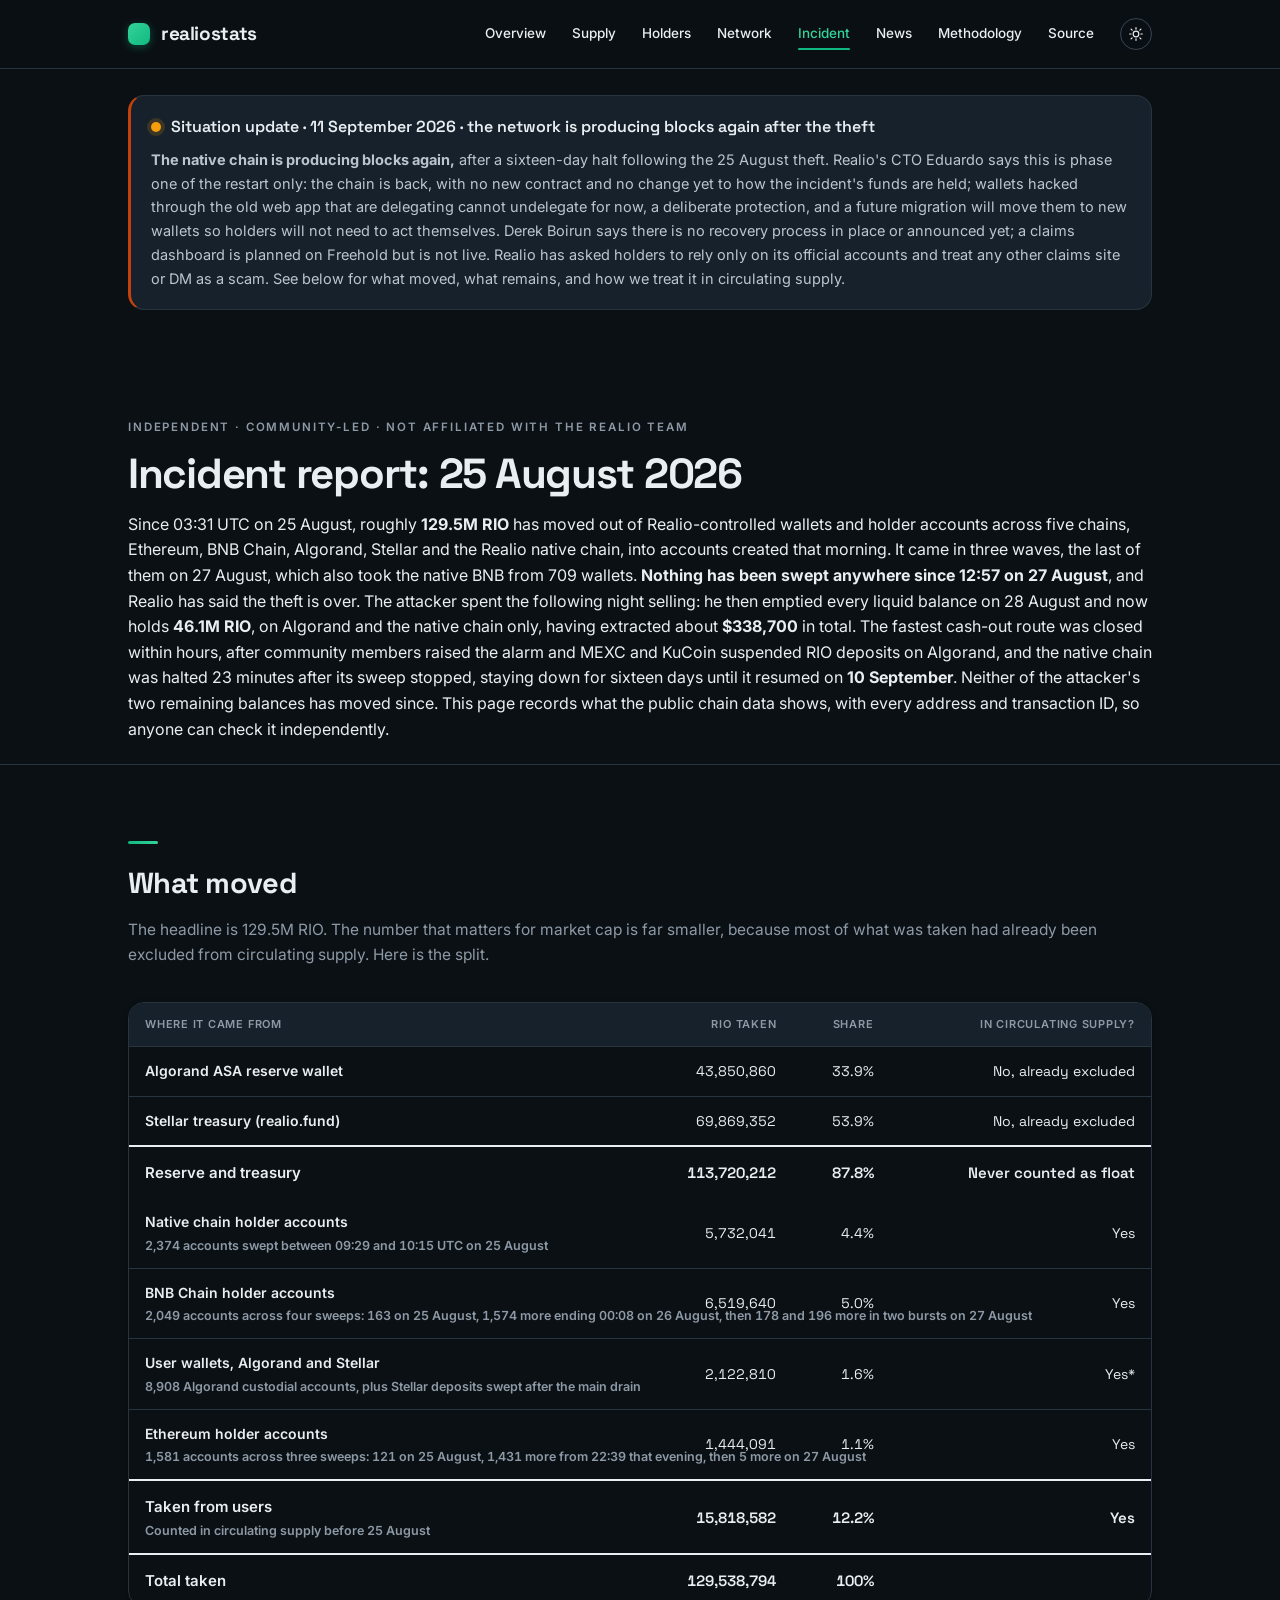
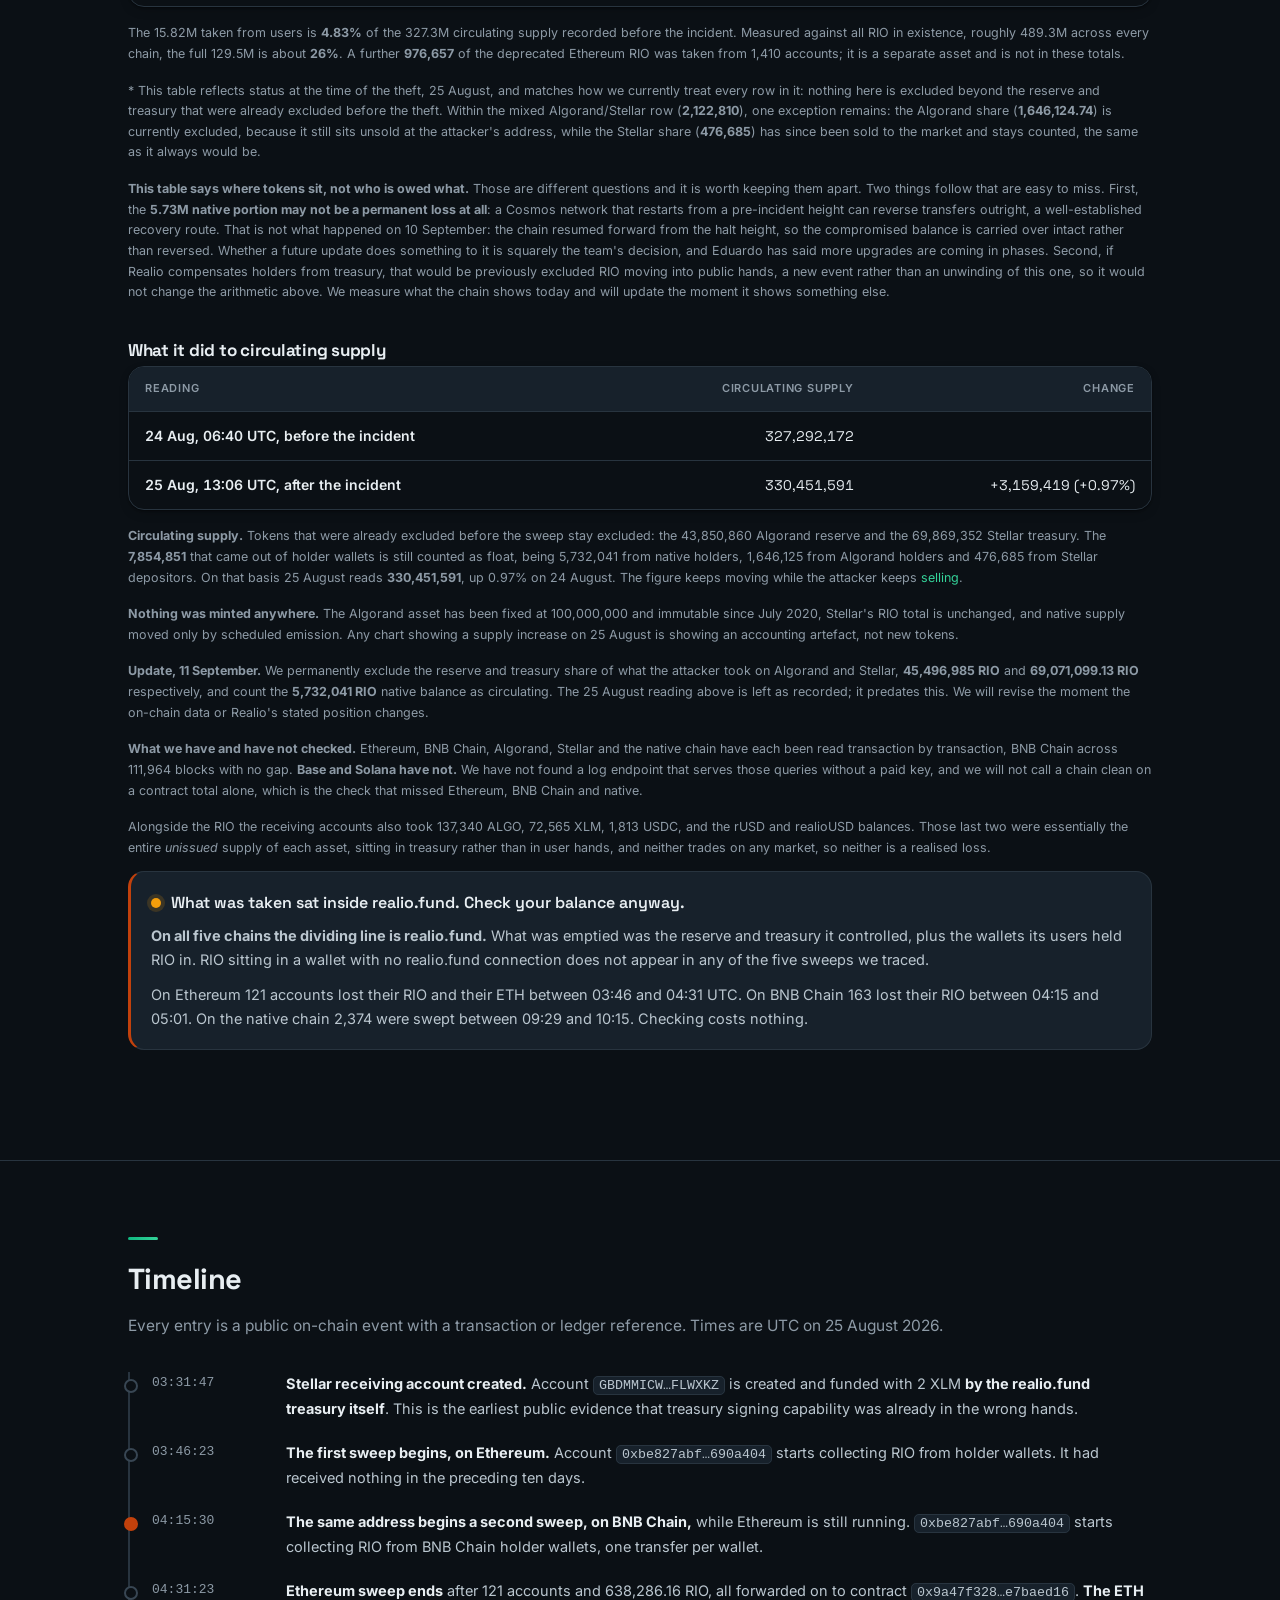
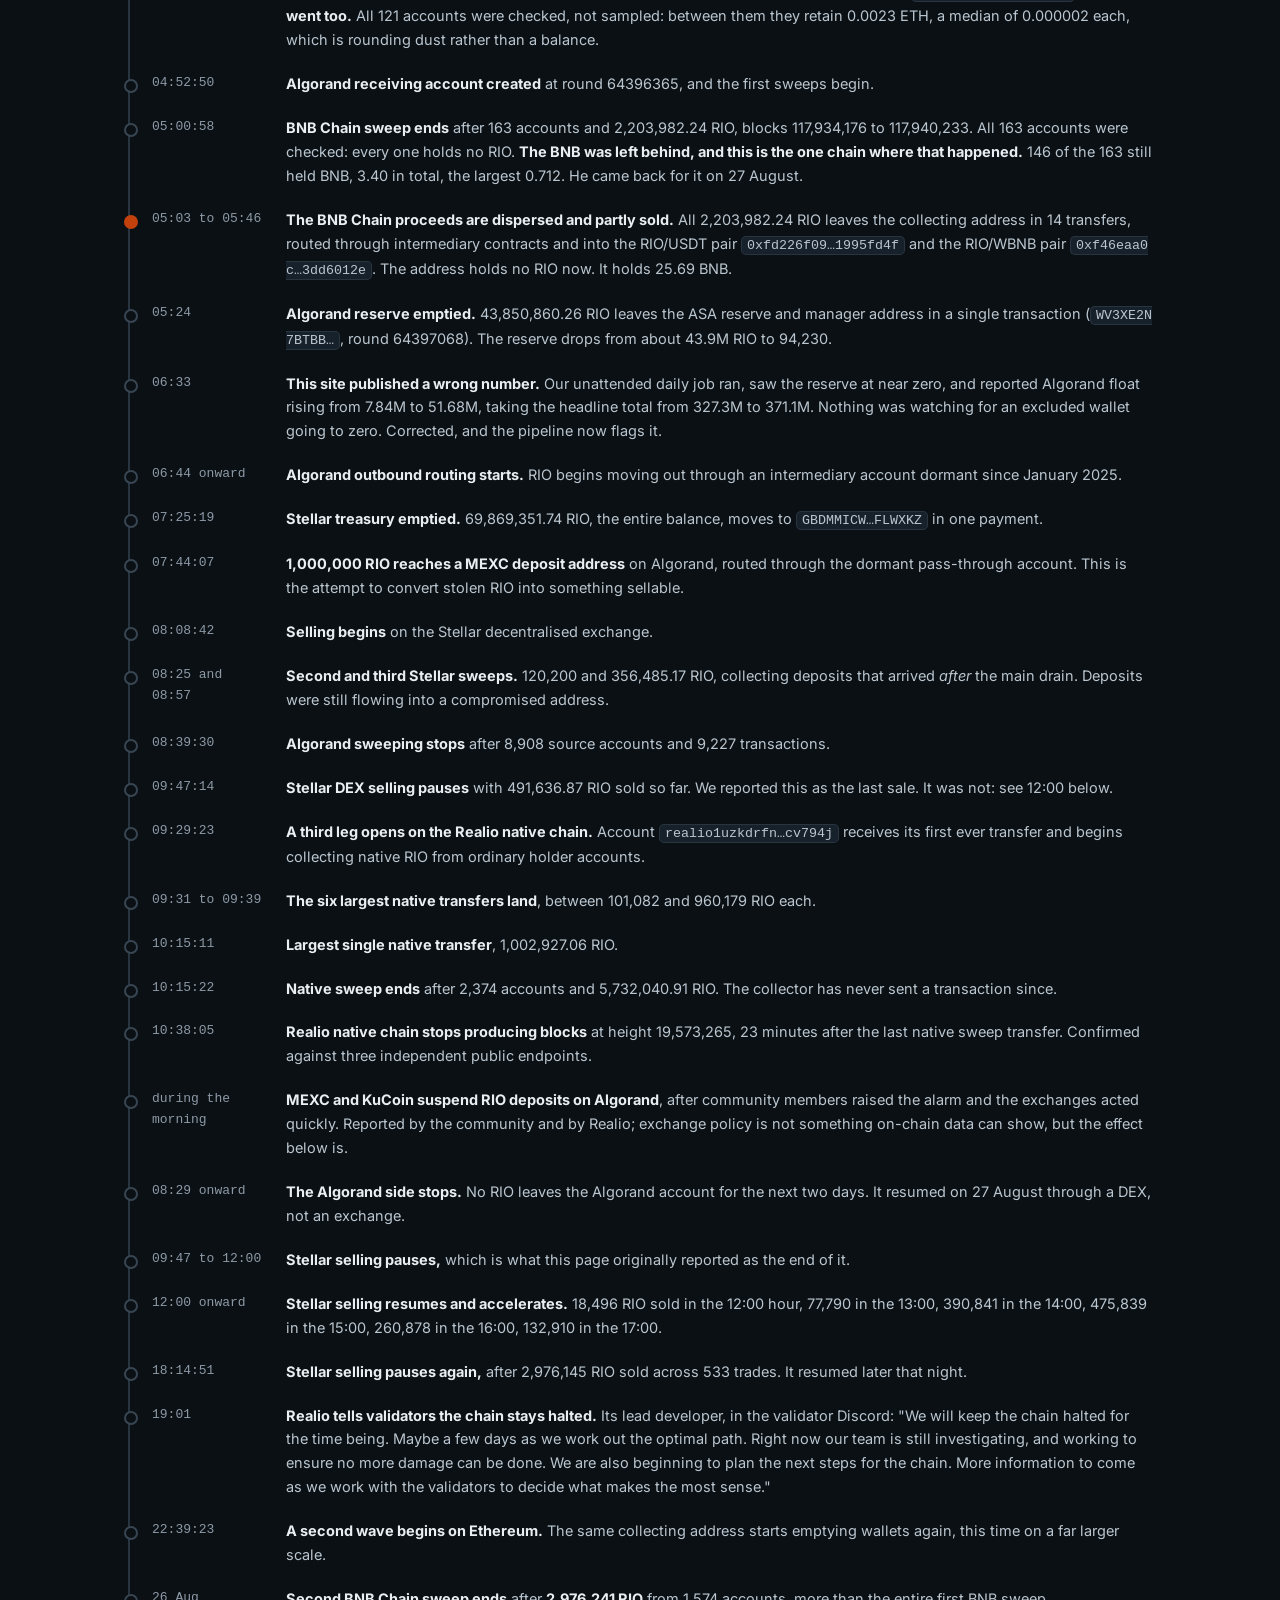
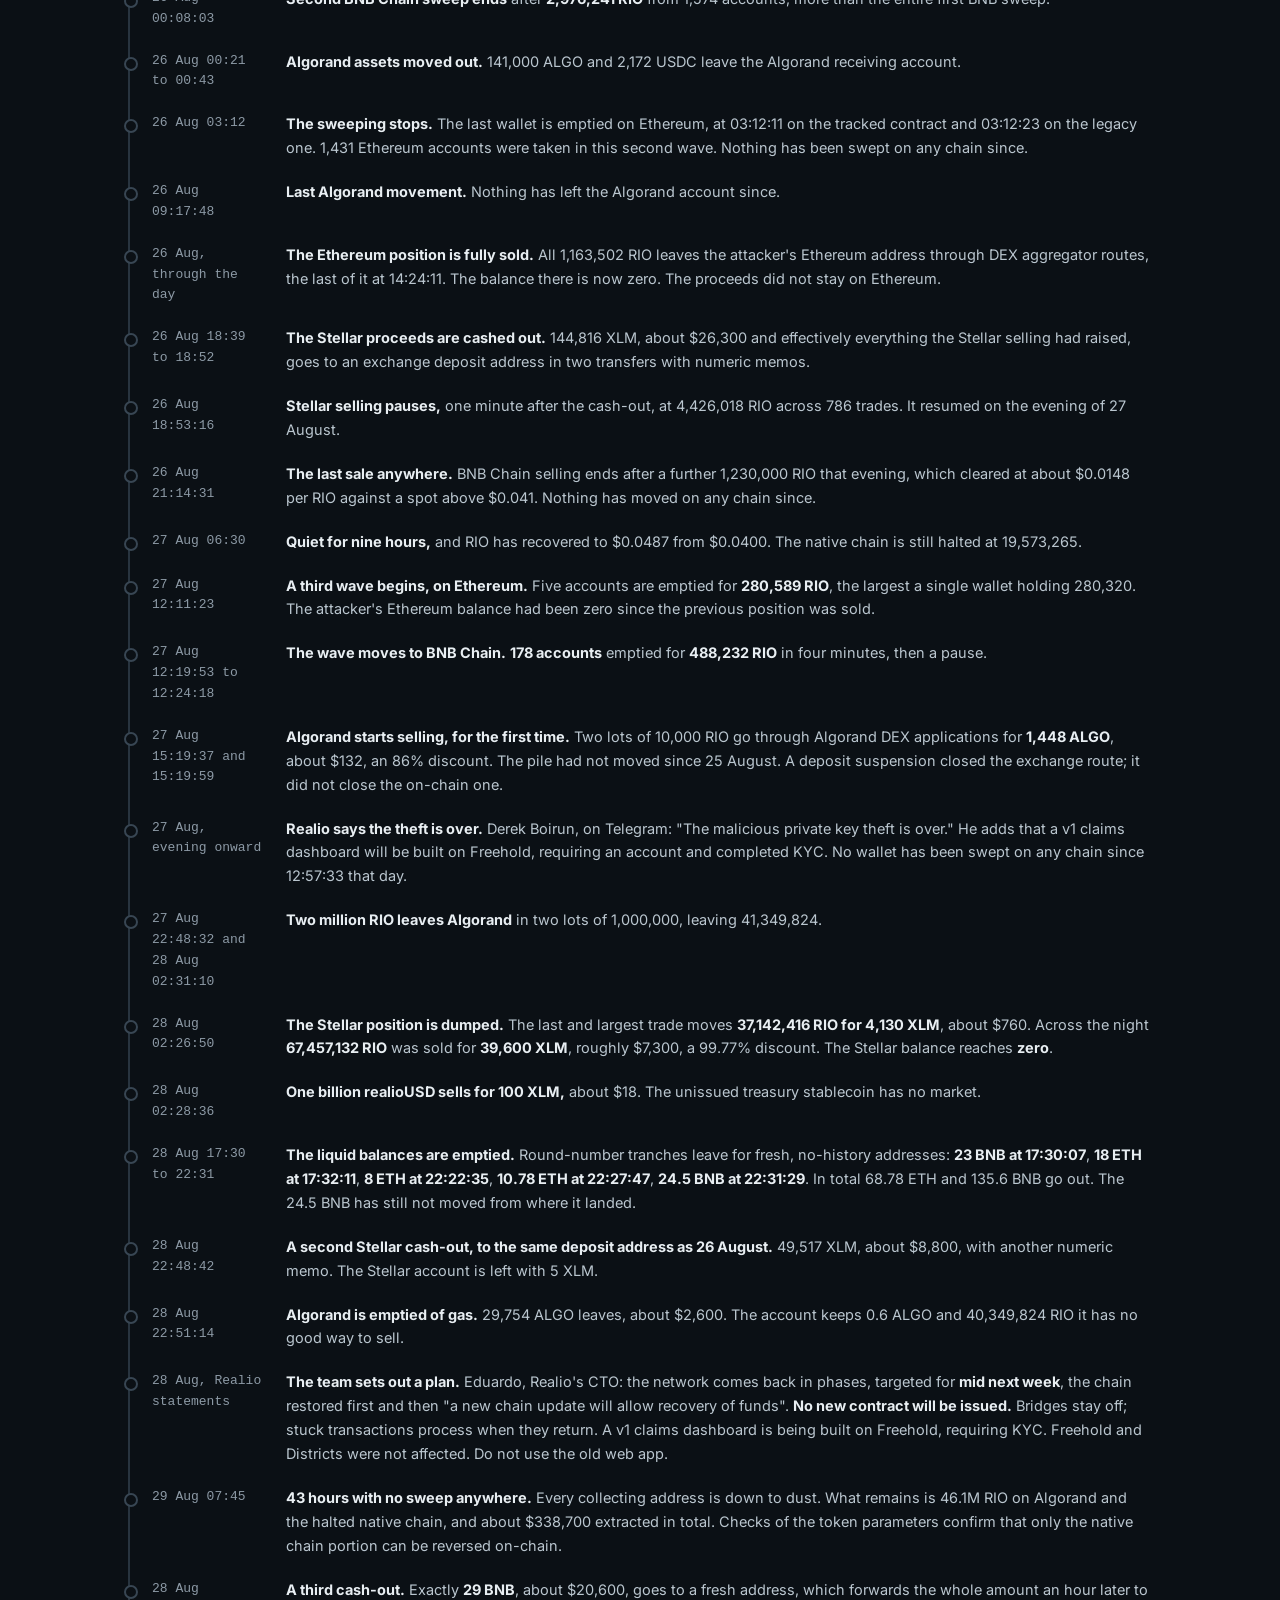
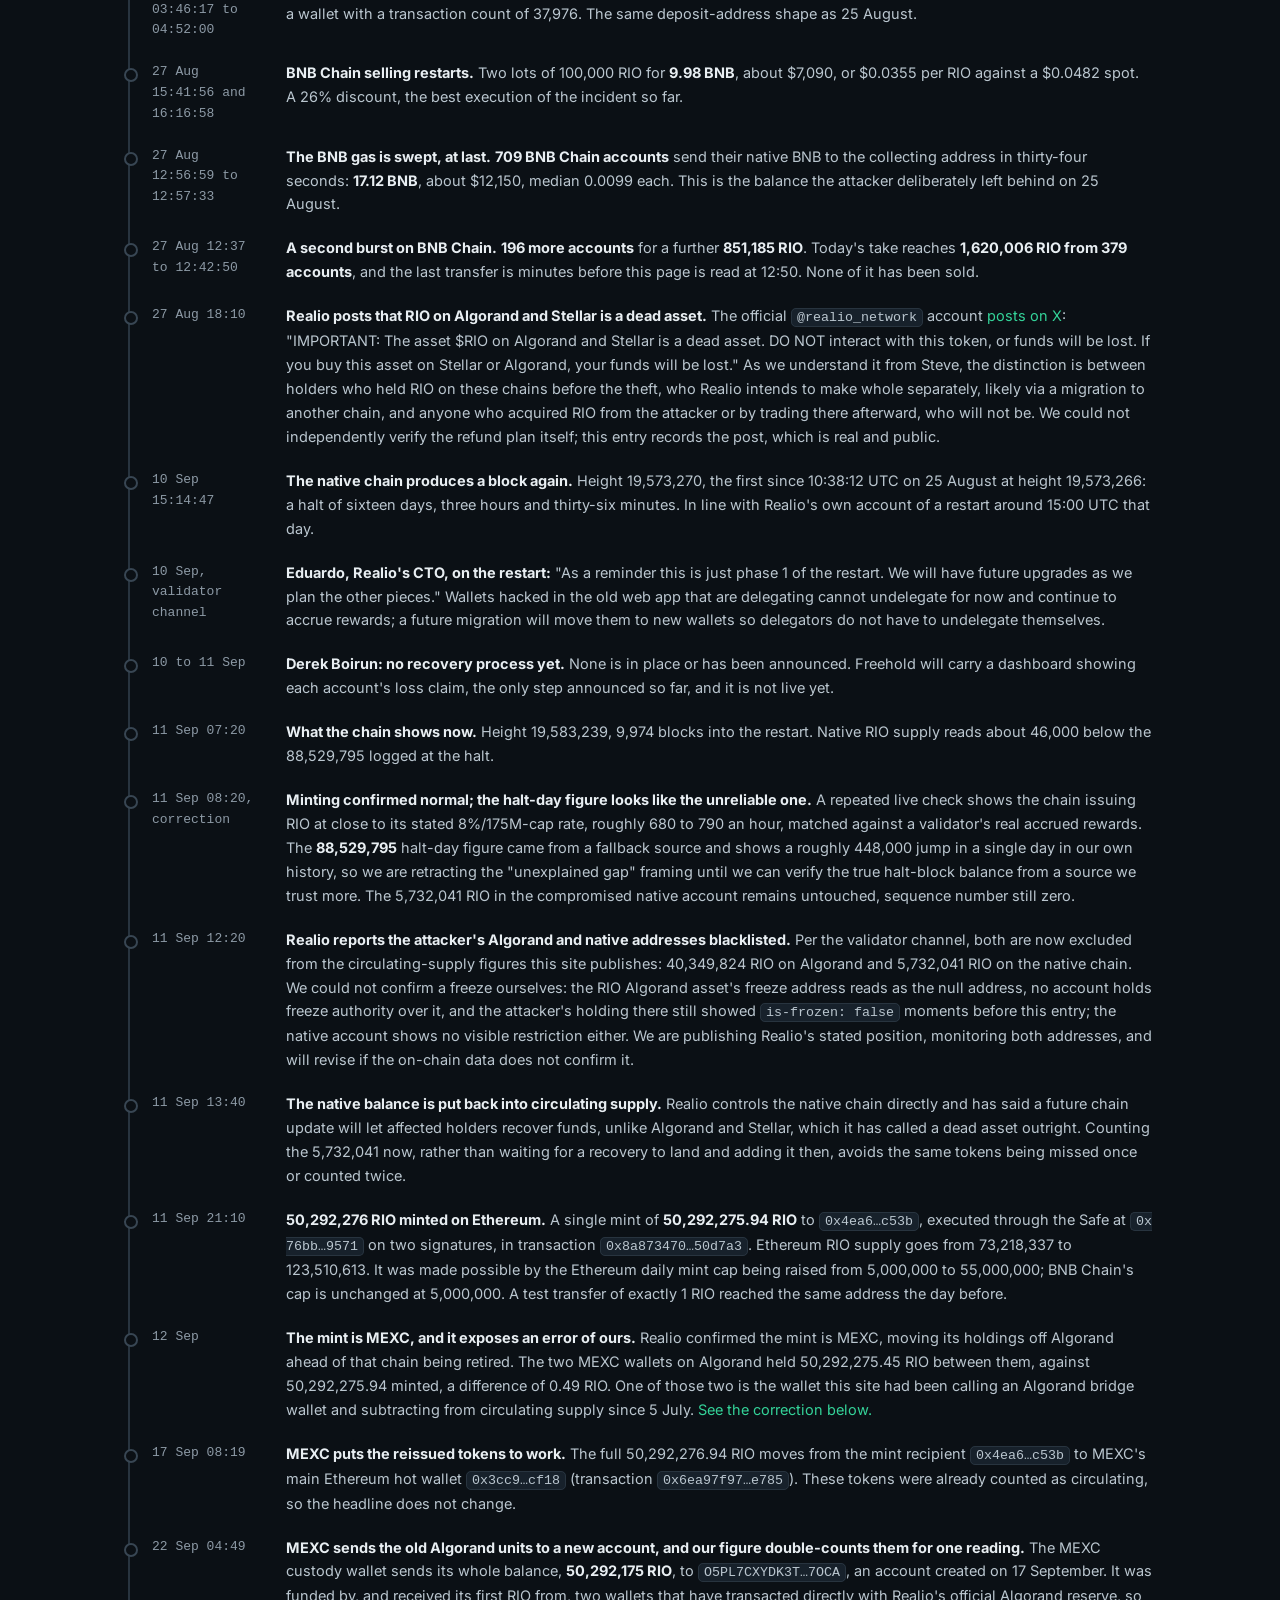
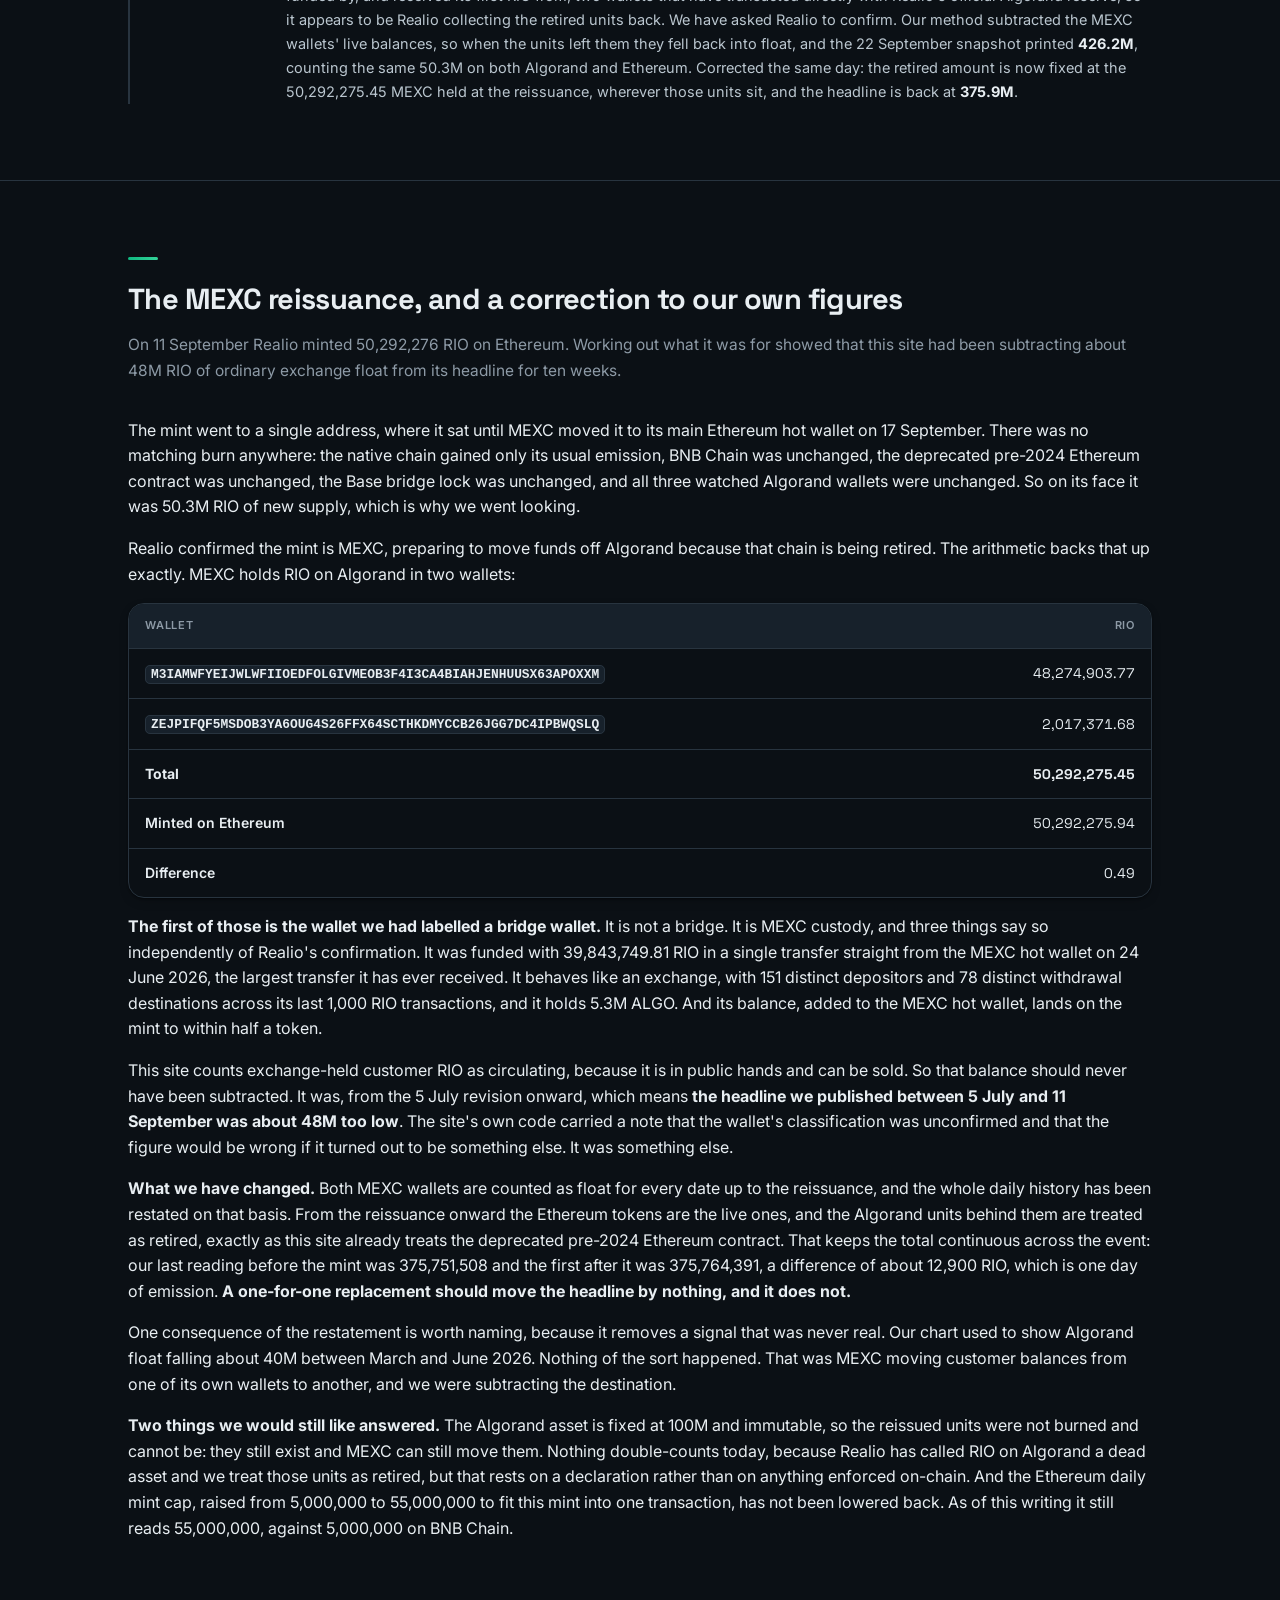
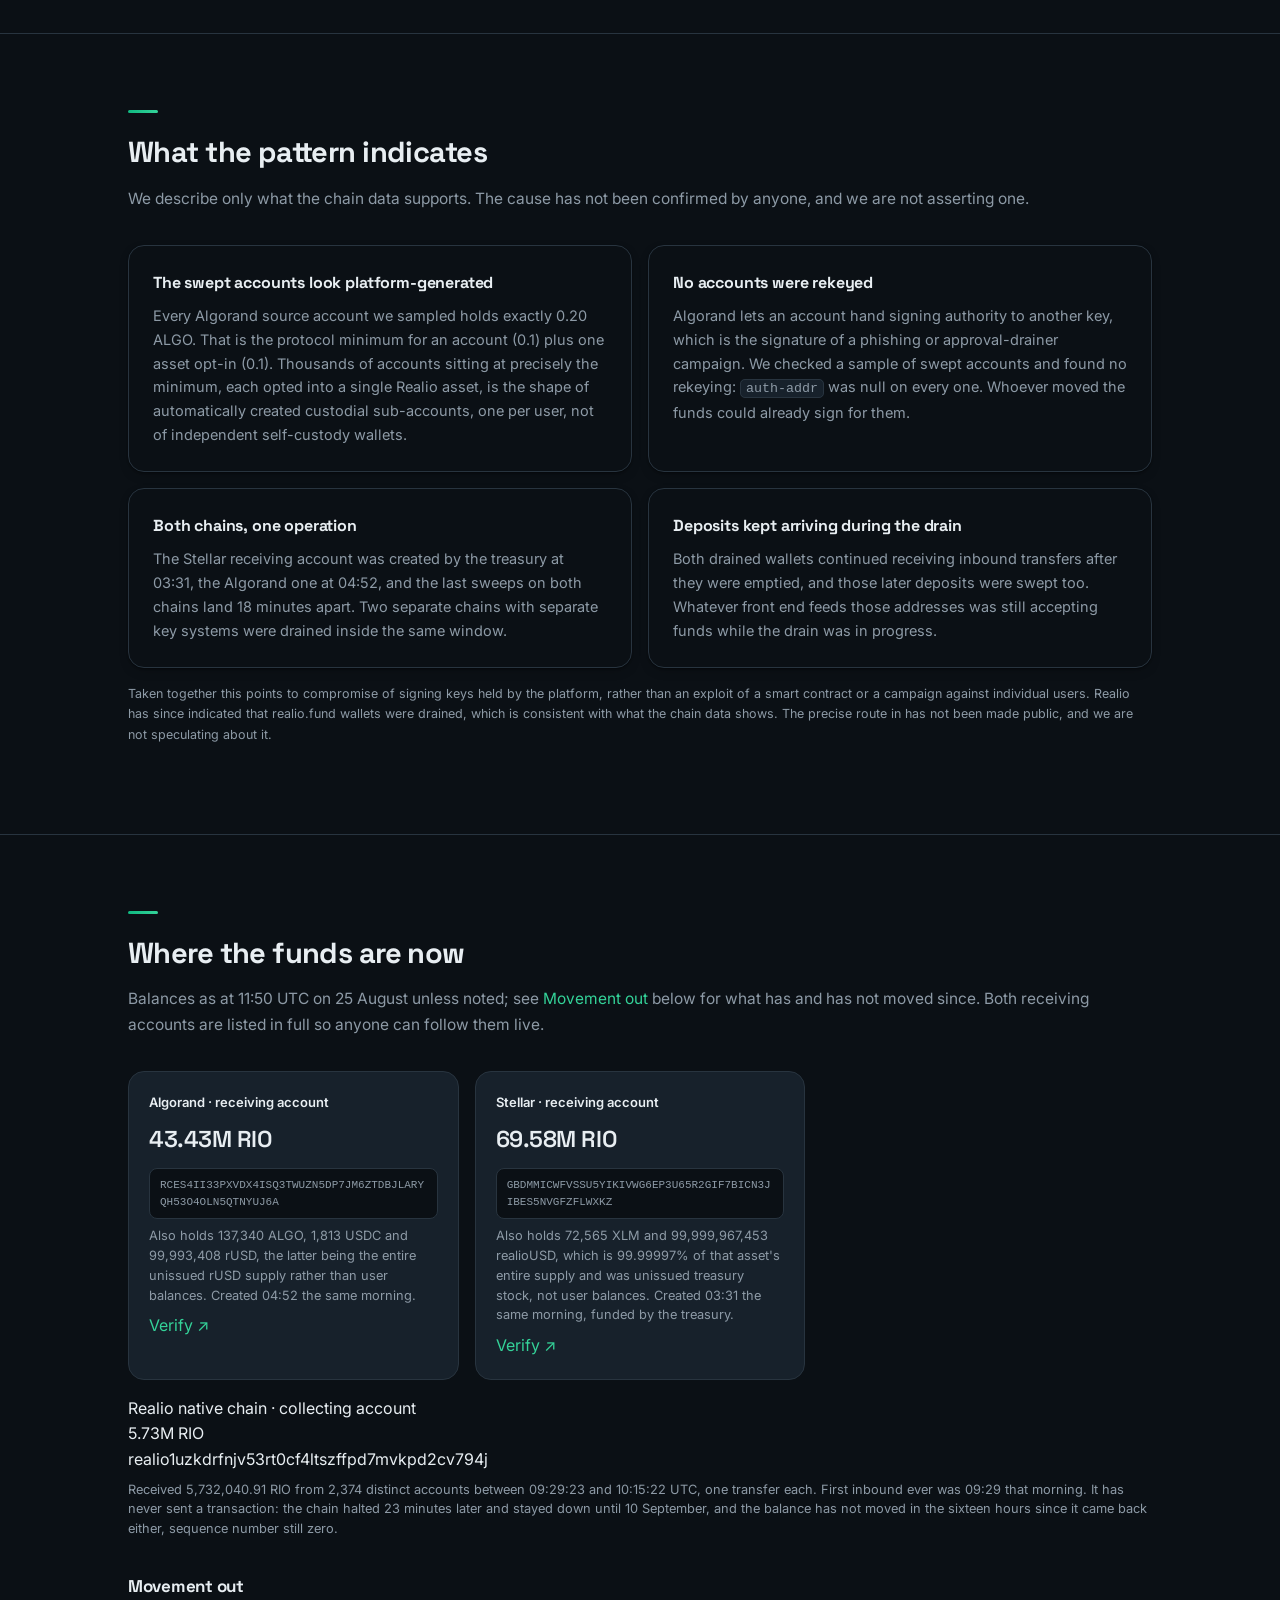
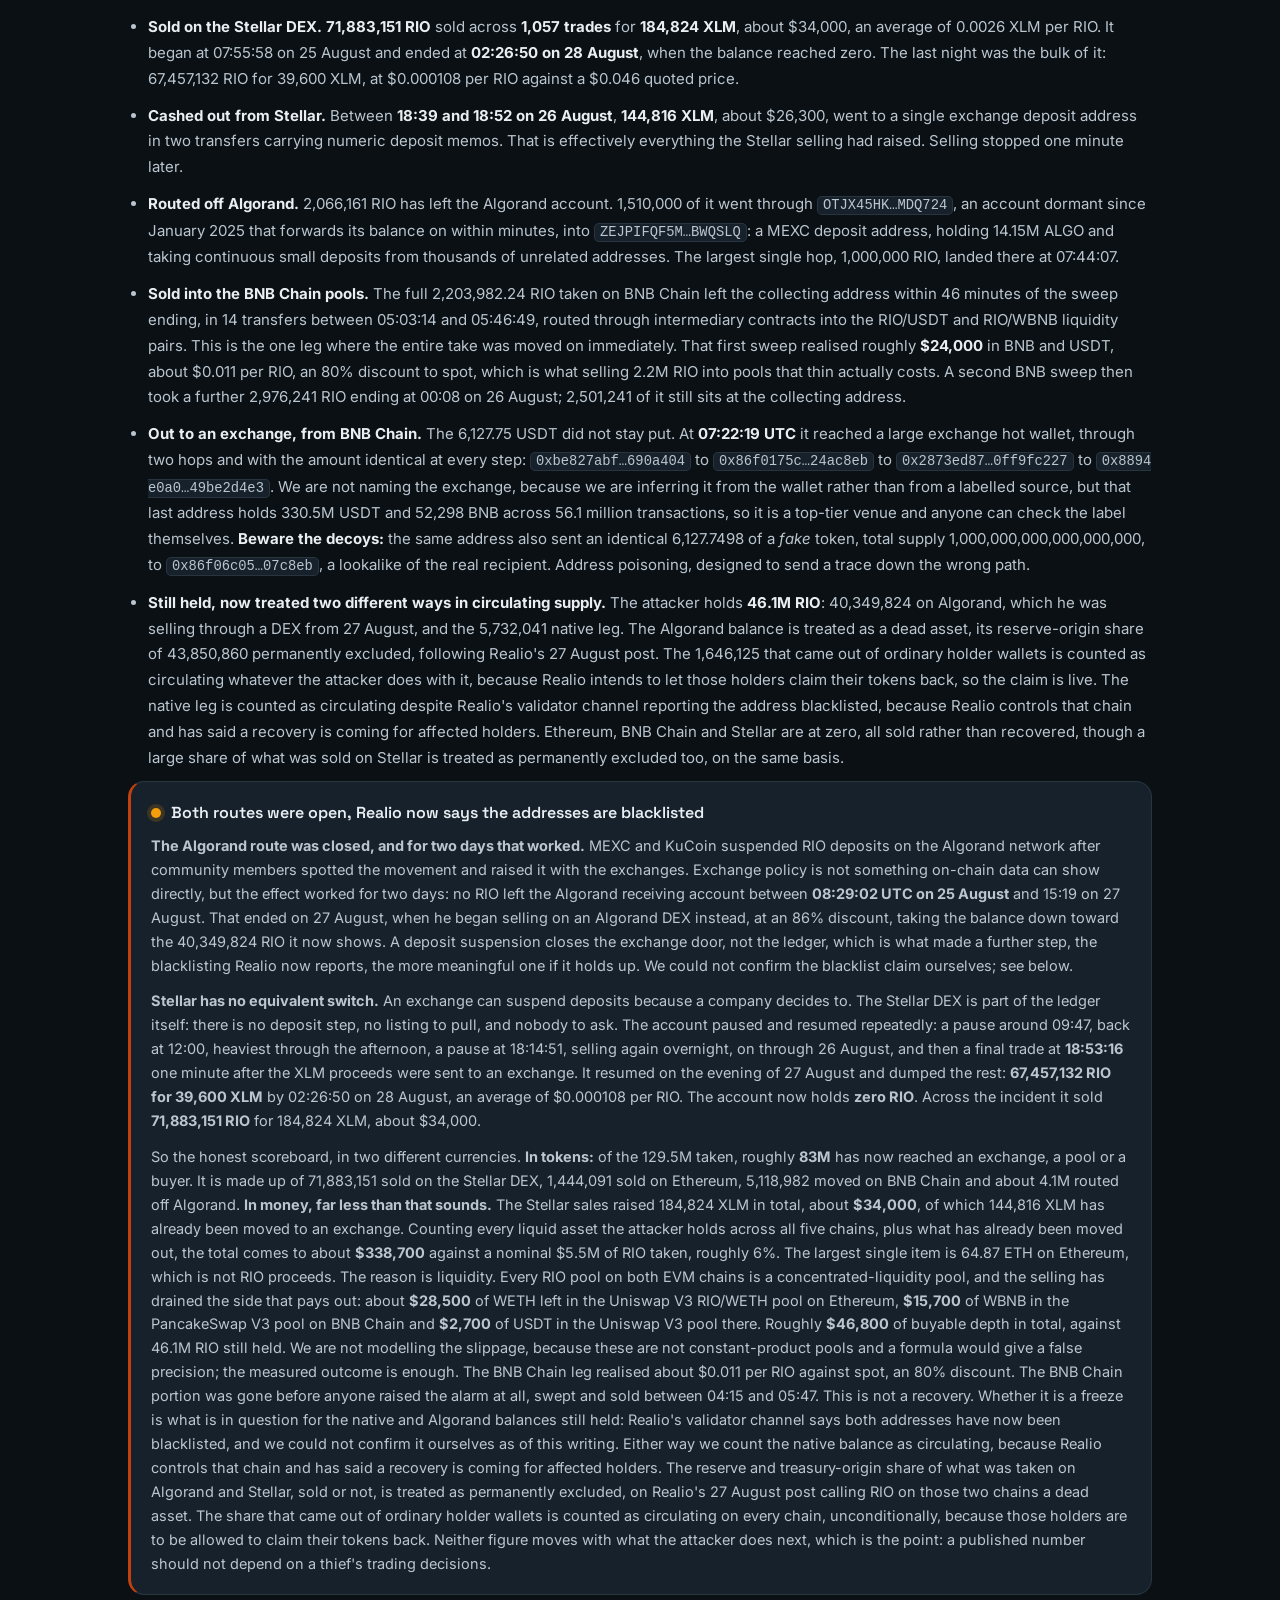
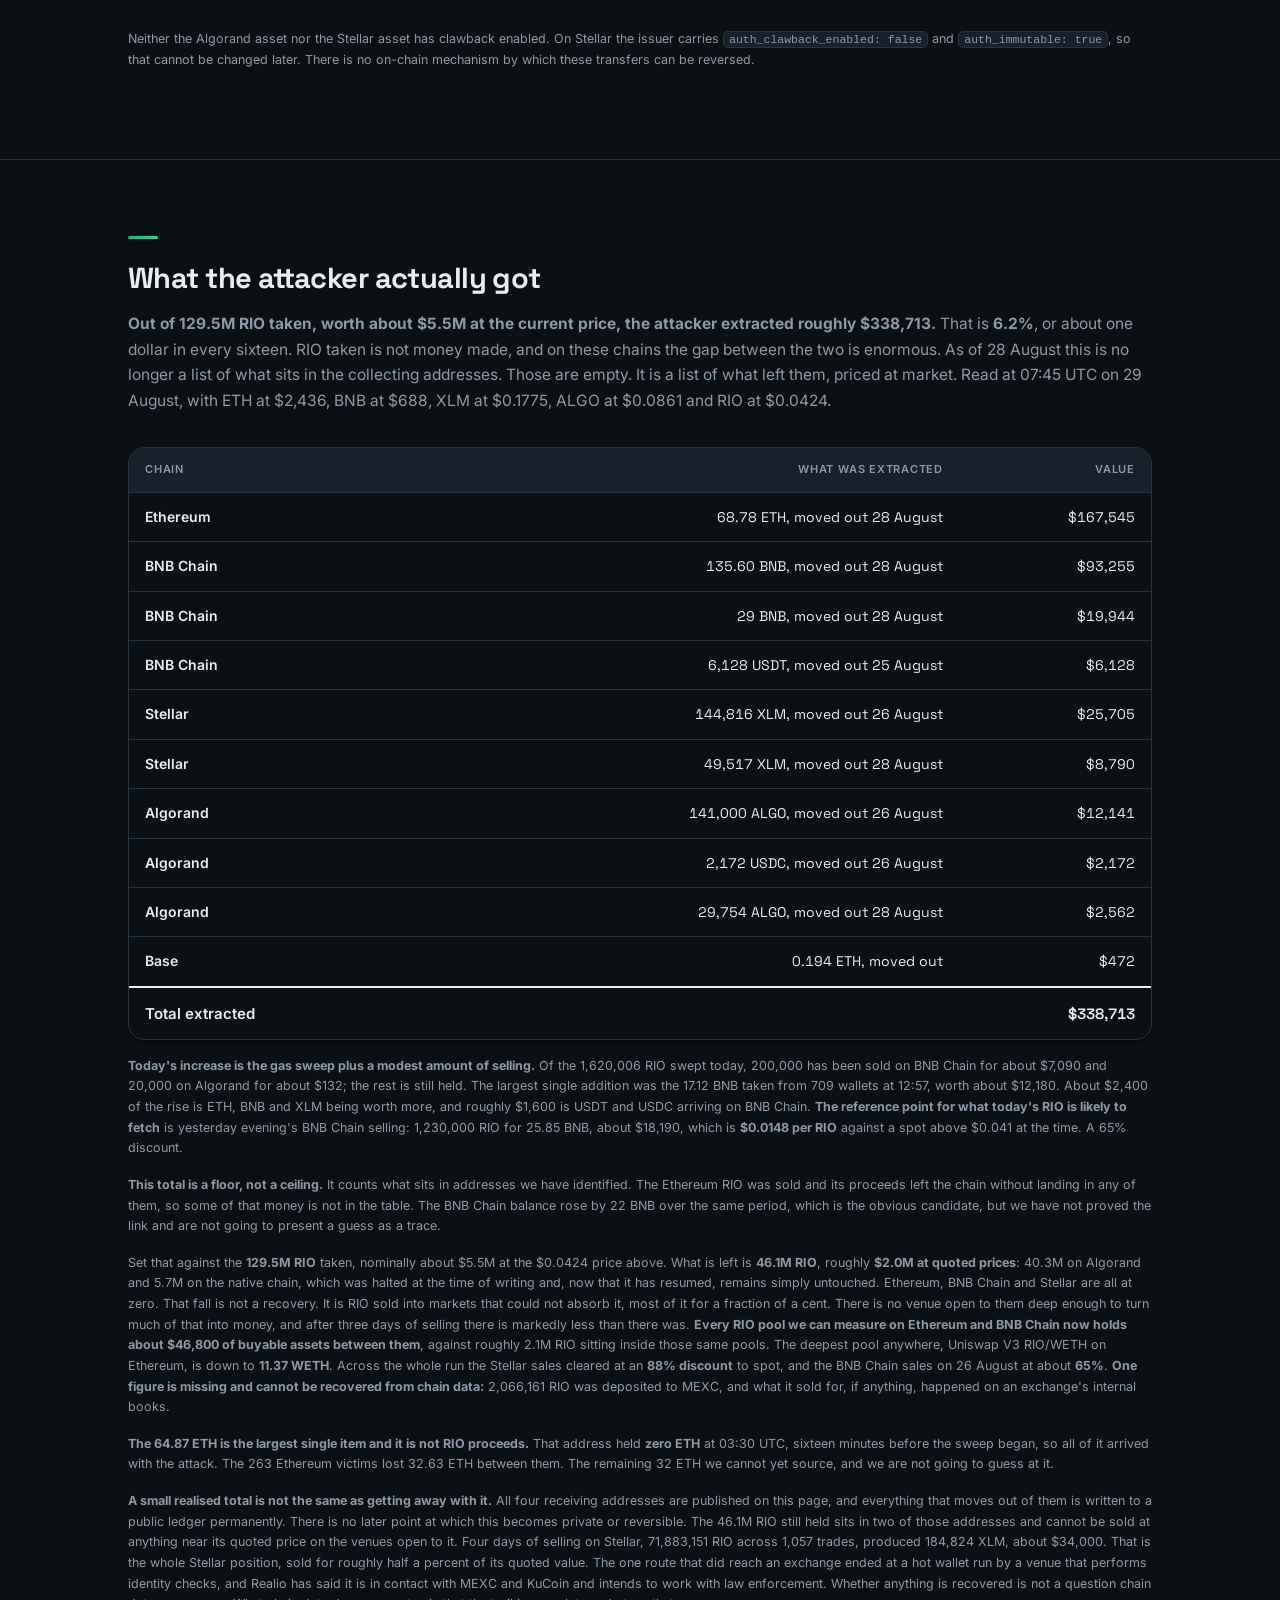
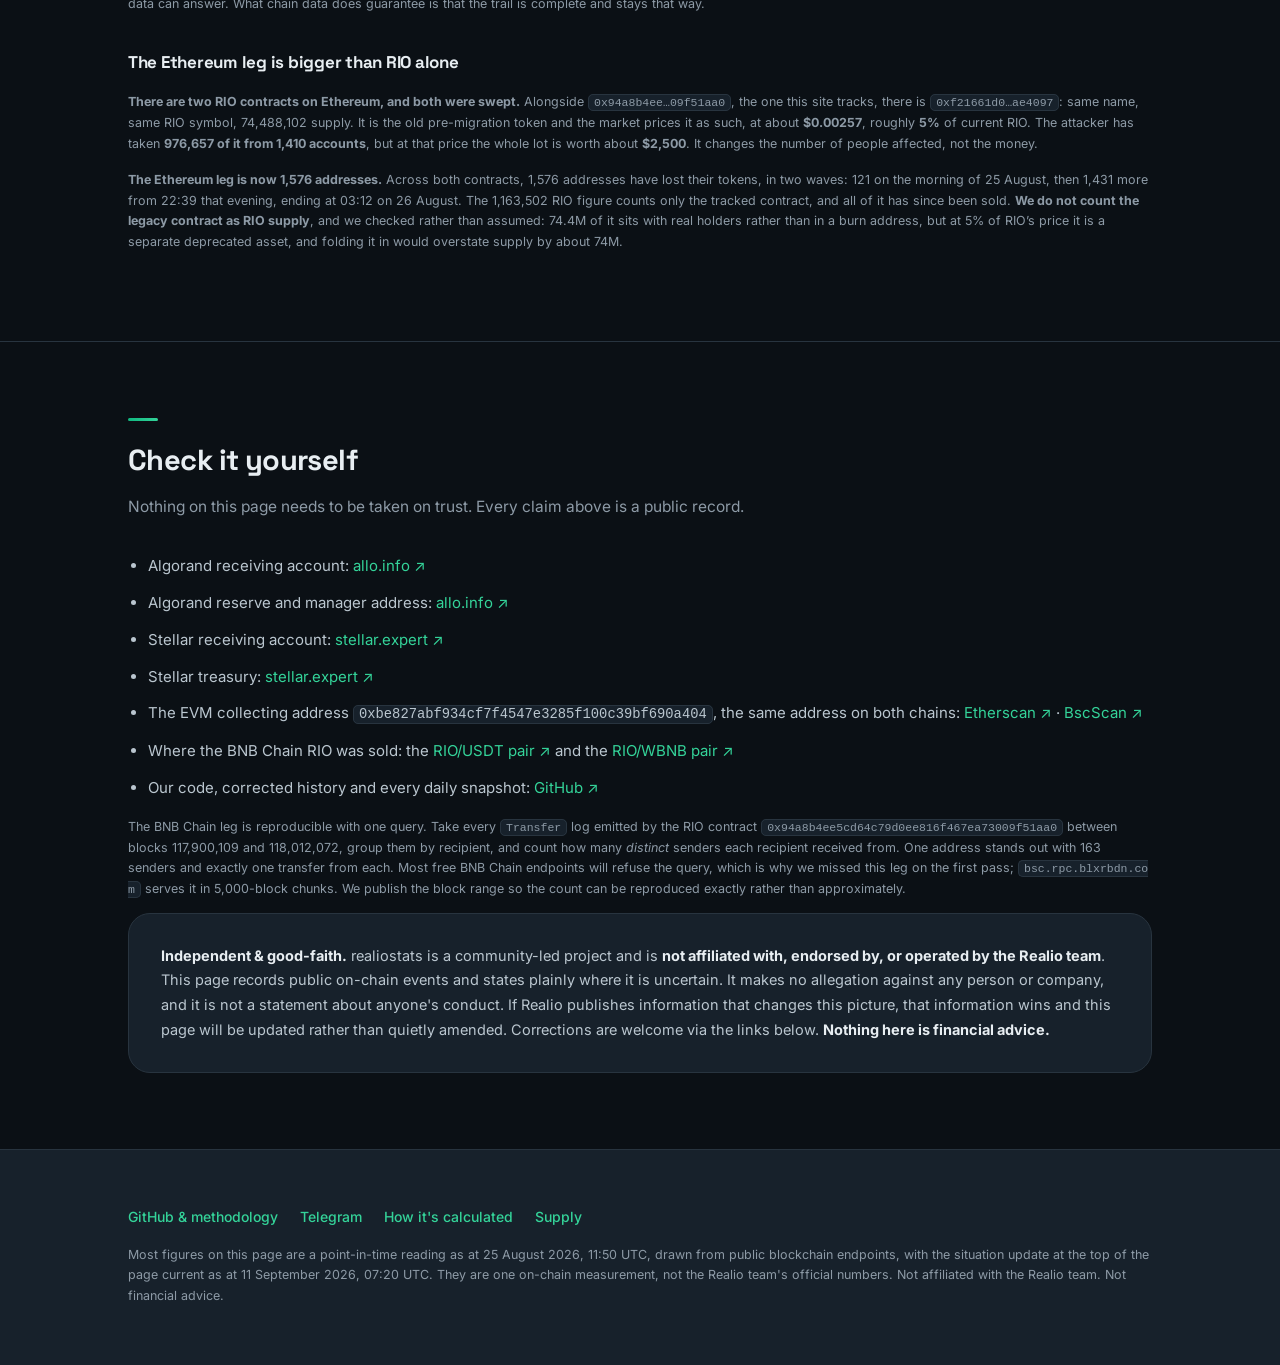
<file: incident.html>
<!DOCTYPE html>
<html lang="en">
<head>
<meta charset="utf-8" />
<script>try{document.documentElement.dataset.theme=localStorage.getItem("rs-theme")||"dark"}catch(e){document.documentElement.dataset.theme="dark"}</script>

<meta name="viewport" content="width=device-width, initial-scale=1" />
<title>Incident report, 25 August 2026 · realiostats</title>
<link rel="icon" href="/favicon.ico" sizes="any" />
<link rel="icon" href="/favicon.svg" type="image/svg+xml" />
<link rel="apple-touch-icon" href="/apple-touch-icon.png" />
<meta name="description" content="On-chain record of the 25 August 2026 movement of roughly 129.5M RIO on Ethereum, BNB Chain, Algorand, Stellar and the Realio native chain, with addresses, transaction IDs and timestamps, and what it means for the circulating supply figure." />
<link rel="canonical" href="https://realiostats.com/incident" />
<link rel="preconnect" href="https://fonts.googleapis.com">
<link rel="preconnect" href="https://fonts.gstatic.com" crossorigin>
<link href="https://fonts.googleapis.com/css2?family=Inter:wght@400;500;600&family=Space+Grotesk:wght@500;600;700&display=swap" rel="stylesheet">
<link rel="stylesheet" href="site.css?v=39">
</head>
<body>
<header><div class="wrap nav">
  <a class="brand" href="index.html"><span class="dot"></span> realiostats</a>
  <nav>
    <a href="index.html">Overview</a>
    <a href="supply.html">Supply</a>
    <a href="holders.html">Holders</a>
    <a href="network.html">Network</a>
    <a href="incident.html" class="is-active">Incident</a>
    <a href="news.html">News</a>
    <a href="methodology.html">Methodology</a>
    <a href="https://github.com/573v3ma/realiostats" target="_blank" rel="noopener">Source</a>
    <button type="button" class="theme-btn" id="themeBtn" onclick="toggleTheme()" aria-label="Switch colour theme" title="Switch colour theme">
      <svg class="i-sun" viewBox="0 0 24 24" width="16" height="16" aria-hidden="true"><circle cx="12" cy="12" r="4.2" fill="none" stroke="currentColor" stroke-width="1.8"/><path d="M12 2.5v2.2M12 19.3v2.2M4.6 4.6l1.6 1.6M17.8 17.8l1.6 1.6M2.5 12h2.2M19.3 12h2.2M4.6 19.4l1.6-1.6M17.8 6.2l1.6-1.6" stroke="currentColor" stroke-width="1.8" stroke-linecap="round"/></svg>
      <svg class="i-moon" viewBox="0 0 24 24" width="16" height="16" aria-hidden="true"><path d="M20 14.5A8 8 0 0 1 9.5 4a8 8 0 1 0 10.5 10.5z" fill="none" stroke="currentColor" stroke-width="1.8" stroke-linejoin="round"/></svg>
    </button>
  </nav>
</div></header>

<div class="wrap" style="padding-top:26px">
  <div class="inc-status">
    <div class="inc-status-h"><span class="idot warn"></span> Situation update &middot; 11 September 2026 &middot; the network is producing blocks again after the theft</div>
    <p><b>The native chain is producing blocks again,</b> after a sixteen-day halt following the 25 August theft. Realio's CTO Eduardo says this is phase one of the restart only: the chain is back, with no new contract and no change yet to how the incident's funds are held; wallets hacked through the old web app that are delegating cannot undelegate for now, a deliberate protection, and a future migration will move them to new wallets so holders will not need to act themselves. Derek Boirun says there is no recovery process in place or announced yet; a claims dashboard is planned on Freehold but is not live. Realio has asked holders to rely only on its official accounts and treat any other claims site or DM as a scam. See below for what moved, what remains, and how we treat it in circulating supply.</p>
  </div>
</div>

<div class="wrap page-lede">
  <div class="eyebrow">Independent · community-led · not affiliated with the Realio team</div>
  <h1>Incident report: 25 August 2026</h1>
  <p class="lede">Since 03:31 UTC on 25 August, roughly <b>129.5M RIO</b> has moved out of Realio-controlled wallets and holder accounts across five chains, Ethereum, BNB Chain, Algorand, Stellar and the Realio native chain, into accounts created that morning. It came in three waves, the last of them on 27 August, which also took the native BNB from 709 wallets. <b>Nothing has been swept anywhere since 12:57 on 27 August</b>, and Realio has said the theft is over. The attacker spent the following night selling: he then emptied every liquid balance on 28 August and now holds <b>46.1M RIO</b>, on Algorand and the native chain only, having extracted about <b>$338,700</b> in total. The fastest cash-out route was closed within hours, after community members raised the alarm and MEXC and KuCoin suspended RIO deposits on Algorand, and the native chain was halted 23 minutes after its sweep stopped, staying down for sixteen days until it resumed on <b>10 September</b>. Neither of the attacker's two remaining balances has moved since. This page records what the public chain data shows, with every address and transaction ID, so anyone can check it independently.</p>
</div>

<section id="status"><div class="wrap">
  <h2>What moved</h2>
  <p class="sec-lede">The headline is 129.5M RIO. The number that matters for market cap is far smaller, because most of what was taken had already been excluded from circulating supply. Here is the split.</p>
  <div class="ptbl-wrap"><table class="ptbl">
    <thead><tr><th>Where it came from</th><th>RIO taken</th><th>Share</th><th>In circulating supply?</th></tr></thead>
    <tbody>
      <tr><td>Algorand ASA reserve wallet</td><td>43,850,860</td><td>33.9%</td><td>No, already excluded</td></tr>
      <tr><td>Stellar treasury (realio.fund)</td><td>69,869,352</td><td>53.9%</td><td>No, already excluded</td></tr>
      <tr class="sum-row"><td><b>Reserve and treasury</b></td><td><b>113,720,212</b></td><td><b>87.8%</b></td><td><b>Never counted as float</b></td></tr>
      <tr><td>Native chain holder accounts<span style="display:block;max-width:44ch;margin-top:3px;font-size:12.5px;line-height:1.45;color:var(--muted)">2,374 accounts swept between 09:29 and 10:15 UTC on 25 August</span></td><td>5,732,041</td><td>4.4%</td><td>Yes</td></tr>
      <tr><td>BNB Chain holder accounts<span style="display:block;max-width:44ch;margin-top:3px;font-size:12.5px;line-height:1.45;color:var(--muted)">2,049 accounts across four sweeps: 163 on 25 August, 1,574 more ending 00:08 on 26 August, then 178 and 196 more in two bursts on 27 August</span></td><td>6,519,640</td><td>5.0%</td><td>Yes</td></tr>
      <tr><td>User wallets, Algorand and Stellar<span style="display:block;max-width:44ch;margin-top:3px;font-size:12.5px;line-height:1.45;color:var(--muted)">8,908 Algorand custodial accounts, plus Stellar deposits swept after the main drain</span></td><td>2,122,810</td><td>1.6%</td><td>Yes*</td></tr>
      <tr><td>Ethereum holder accounts<span style="display:block;max-width:44ch;margin-top:3px;font-size:12.5px;line-height:1.45;color:var(--muted)">1,581 accounts across three sweeps: 121 on 25 August, 1,431 more from 22:39 that evening, then 5 more on 27 August</span></td><td>1,444,091</td><td>1.1%</td><td>Yes</td></tr>
      <tr class="sum-row"><td><b>Taken from users</b><span style="display:block;max-width:44ch;margin-top:3px;font-size:12.5px;line-height:1.45;color:var(--muted)">Counted in circulating supply before 25 August</span></td><td><b>15,818,582</b></td><td><b>12.2%</b></td><td><b>Yes</b></td></tr>
      <tr class="sum-row"><td><b>Total taken</b></td><td><b>129,538,794</b></td><td><b>100%</b></td><td></td></tr>
    </tbody>
  </table></div>
  <p class="cap">The 15.82M taken from users is <b>4.83%</b> of the 327.3M circulating supply recorded before the incident. Measured against all RIO in existence, roughly 489.3M across every chain, the full 129.5M is about <b>26%</b>. A further <b>976,657</b> of the deprecated Ethereum RIO was taken from 1,410 accounts; it is a separate asset and is not in these totals.</p>
  <p class="cap">* This table reflects status at the time of the theft, 25 August, and matches how we currently treat every row in it: nothing here is excluded beyond the reserve and treasury that were already excluded before the theft. Within the mixed Algorand/Stellar row (<b>2,122,810</b>), one exception remains: the Algorand share (<b>1,646,124.74</b>) is currently excluded, because it still sits unsold at the attacker's address, while the Stellar share (<b>476,685</b>) has since been sold to the market and stays counted, the same as it always would be.</p>
  <p class="cap"><b>This table says where tokens sit, not who is owed what.</b> Those are different questions and it is worth keeping them apart. Two things follow that are easy to miss. First, the <b>5.73M native portion may not be a permanent loss at all</b>: a Cosmos network that restarts from a pre-incident height can reverse transfers outright, a well-established recovery route. That is not what happened on 10 September: the chain resumed forward from the halt height, so the compromised balance is carried over intact rather than reversed. Whether a future update does something to it is squarely the team's decision, and Eduardo has said more upgrades are coming in phases. Second, if Realio compensates holders from treasury, that would be previously excluded RIO moving into public hands, a new event rather than an unwinding of this one, so it would not change the arithmetic above. We measure what the chain shows today and will update the moment it shows something else.</p>

  <h3 class="inc-h3">What it did to circulating supply</h3>
  <div class="ptbl-wrap"><table class="ptbl">
    <thead><tr><th>Reading</th><th>Circulating supply</th><th>Change</th></tr></thead>
    <tbody>
      <tr><td>24 Aug, 06:40 UTC, before the incident</td><td>327,292,172</td><td></td></tr>
      <tr><td>25 Aug, 13:06 UTC, after the incident</td><td>330,451,591</td><td>+3,159,419 (+0.97%)</td></tr>
    </tbody>
  </table></div>
  <p class="cap"><b>Circulating supply.</b> Tokens that were already excluded before the sweep stay excluded: the 43,850,860 Algorand reserve and the 69,869,352 Stellar treasury. The <b>7,854,851</b> that came out of holder wallets is still counted as float, being 5,732,041 from native holders, 1,646,125 from Algorand holders and 476,685 from Stellar depositors. On that basis 25 August reads <b>330,451,591</b>, up 0.97% on 24 August. The figure keeps moving while the attacker keeps <a href="#movement">selling</a>.</p>
  <p class="cap"><b>Nothing was minted anywhere.</b> The Algorand asset has been fixed at 100,000,000 and immutable since July 2020, Stellar's RIO total is unchanged, and native supply moved only by scheduled emission. Any chart showing a supply increase on 25 August is showing an accounting artefact, not new tokens.</p>
  <p class="cap"><b>Update, 11 September.</b> We permanently exclude the reserve and treasury share of what the attacker took on Algorand and Stellar, <b>45,496,985 RIO</b> and <b>69,071,099.13 RIO</b> respectively, and count the <b>5,732,041 RIO</b> native balance as circulating. The 25 August reading above is left as recorded; it predates this. We will revise the moment the on-chain data or Realio's stated position changes.</p>
  <p class="cap"><b>What we have and have not checked.</b> Ethereum, BNB Chain, Algorand, Stellar and the native chain have each been read transaction by transaction, BNB Chain across 111,964 blocks with no gap. <b>Base and Solana have not.</b> We have not found a log endpoint that serves those queries without a paid key, and we will not call a chain clean on a contract total alone, which is the check that missed Ethereum, BNB Chain and native.</p>
  <p class="cap">Alongside the RIO the receiving accounts also took 137,340 ALGO, 72,565 XLM, 1,813 USDC, and the rUSD and realioUSD balances. Those last two were essentially the entire <i>unissued</i> supply of each asset, sitting in treasury rather than in user hands, and neither trades on any market, so neither is a realised loss.</p>

  <div class="inc-status">
    <div class="inc-status-h"><span class="idot warn"></span> What was taken sat inside realio.fund. Check your balance anyway.</div>
    <p><b>On all five chains the dividing line is realio.fund.</b> What was emptied was the reserve and treasury it controlled, plus the wallets its users held RIO in. RIO sitting in a wallet with no realio.fund connection does not appear in any of the five sweeps we traced.</p>
    <p style="margin-top:12px">On Ethereum 121 accounts lost their RIO and their ETH between 03:46 and 04:31 UTC. On BNB Chain 163 lost their RIO between 04:15 and 05:01. On the native chain 2,374 were swept between 09:29 and 10:15. Checking costs nothing.</p>
  </div>
</div></section>

<section id="timeline"><div class="wrap">
  <h2>Timeline</h2>
  <p class="sec-lede">Every entry is a public on-chain event with a transaction or ledger reference. Times are UTC on 25 August 2026.</p>
  <div class="inc-tl">
    <div class="tli"><div class="tlt">03:31:47</div><div class="tlb"><b>Stellar receiving account created.</b> Account <span class="mono">GBDMMICW…FLWXKZ</span> is created and funded with 2 XLM <b>by the realio.fund treasury itself</b>. This is the earliest public evidence that treasury signing capability was already in the wrong hands.</div></div>
    <div class="tli"><div class="tlt">03:46:23</div><div class="tlb"><b>The first sweep begins, on Ethereum.</b> Account <span class="mono">0xbe827abf…690a404</span> starts collecting RIO from holder wallets. It had received nothing in the preceding ten days.</div></div>
    <div class="tli"><div class="tlt">04:15:30</div><div class="tlb"><b>The same address begins a second sweep, on BNB Chain,</b> while Ethereum is still running. <span class="mono">0xbe827abf…690a404</span> starts collecting RIO from BNB Chain holder wallets, one transfer per wallet.</div></div>
    <div class="tli"><div class="tlt">04:31:23</div><div class="tlb"><b>Ethereum sweep ends</b> after 121 accounts and 638,286.16 RIO, all forwarded on to contract <span class="mono">0x9a47f328…e7baed16</span>. <b>The ETH went too.</b> All 121 accounts were checked, not sampled: between them they retain 0.0023 ETH, a median of 0.000002 each, which is rounding dust rather than a balance.</div></div>
    <div class="tli"><div class="tlt">04:52:50</div><div class="tlb"><b>Algorand receiving account created</b> at round 64396365, and the first sweeps begin.</div></div>
    <div class="tli"><div class="tlt">05:00:58</div><div class="tlb"><b>BNB Chain sweep ends</b> after 163 accounts and 2,203,982.24 RIO, blocks 117,934,176 to 117,940,233. All 163 accounts were checked: every one holds no RIO. <b>The BNB was left behind, and this is the one chain where that happened.</b> 146 of the 163 still held BNB, 3.40 in total, the largest 0.712. He came back for it on 27 August.</div></div>
    <div class="tli"><div class="tlt">05:03 to 05:46</div><div class="tlb"><b>The BNB Chain proceeds are dispersed and partly sold.</b> All 2,203,982.24 RIO leaves the collecting address in 14 transfers, routed through intermediary contracts and into the RIO/USDT pair <span class="mono">0xfd226f09…1995fd4f</span> and the RIO/WBNB pair <span class="mono">0xf46eaa0c…3dd6012e</span>. The address holds no RIO now. It holds 25.69 BNB.</div></div>
    <div class="tli"><div class="tlt">05:24</div><div class="tlb"><b>Algorand reserve emptied.</b> 43,850,860.26 RIO leaves the ASA reserve and manager address in a single transaction (<span class="mono">WV3XE2N7BTBB…</span>, round 64397068). The reserve drops from about 43.9M RIO to 94,230.</div></div>
    <div class="tli"><div class="tlt">06:33</div><div class="tlb"><b>This site published a wrong number.</b> Our unattended daily job ran, saw the reserve at near zero, and reported Algorand float rising from 7.84M to 51.68M, taking the headline total from 327.3M to 371.1M. Nothing was watching for an excluded wallet going to zero. Corrected, and the pipeline now flags it.</div></div>
    <div class="tli"><div class="tlt">06:44 onward</div><div class="tlb"><b>Algorand outbound routing starts.</b> RIO begins moving out through an intermediary account dormant since January 2025.</div></div>
    <div class="tli"><div class="tlt">07:25:19</div><div class="tlb"><b>Stellar treasury emptied.</b> 69,869,351.74 RIO, the entire balance, moves to <span class="mono">GBDMMICW…FLWXKZ</span> in one payment.</div></div>
    <div class="tli"><div class="tlt">07:44:07</div><div class="tlb"><b>1,000,000 RIO reaches a MEXC deposit address</b> on Algorand, routed through the dormant pass-through account. This is the attempt to convert stolen RIO into something sellable.</div></div>
    <div class="tli"><div class="tlt">08:08:42</div><div class="tlb"><b>Selling begins</b> on the Stellar decentralised exchange.</div></div>
    <div class="tli"><div class="tlt">08:25 and 08:57</div><div class="tlb"><b>Second and third Stellar sweeps.</b> 120,200 and 356,485.17 RIO, collecting deposits that arrived <i>after</i> the main drain. Deposits were still flowing into a compromised address.</div></div>
    <div class="tli"><div class="tlt">08:39:30</div><div class="tlb"><b>Algorand sweeping stops</b> after 8,908 source accounts and 9,227 transactions.</div></div>
    <div class="tli"><div class="tlt">09:47:14</div><div class="tlb"><b>Stellar DEX selling pauses</b> with 491,636.87 RIO sold so far. We reported this as the last sale. It was not: see 12:00 below.</div></div>
    <div class="tli"><div class="tlt">09:29:23</div><div class="tlb"><b>A third leg opens on the Realio native chain.</b> Account <span class="mono">realio1uzkdrfn…cv794j</span> receives its first ever transfer and begins collecting native RIO from ordinary holder accounts.</div></div>
    <div class="tli"><div class="tlt">09:31 to 09:39</div><div class="tlb"><b>The six largest native transfers land</b>, between 101,082 and 960,179 RIO each.</div></div>
    <div class="tli"><div class="tlt">10:15:11</div><div class="tlb"><b>Largest single native transfer</b>, 1,002,927.06 RIO.</div></div>
    <div class="tli"><div class="tlt">10:15:22</div><div class="tlb"><b>Native sweep ends</b> after 2,374 accounts and 5,732,040.91 RIO. The collector has never sent a transaction since.</div></div>
    <div class="tli"><div class="tlt">10:38:05</div><div class="tlb"><b>Realio native chain stops producing blocks</b> at height 19,573,265, 23 minutes after the last native sweep transfer. Confirmed against three independent public endpoints.</div></div>
    <div class="tli"><div class="tlt">during the morning</div><div class="tlb"><b>MEXC and KuCoin suspend RIO deposits on Algorand</b>, after community members raised the alarm and the exchanges acted quickly. Reported by the community and by Realio; exchange policy is not something on-chain data can show, but the effect below is.</div></div>
    <div class="tli"><div class="tlt">08:29 onward</div><div class="tlb"><b>The Algorand side stops.</b> No RIO leaves the Algorand account for the next two days. It resumed on 27 August through a DEX, not an exchange.</div></div>
    <div class="tli"><div class="tlt">09:47 to 12:00</div><div class="tlb"><b>Stellar selling pauses,</b> which is what this page originally reported as the end of it.</div></div>
    <div class="tli"><div class="tlt">12:00 onward</div><div class="tlb"><b>Stellar selling resumes and accelerates.</b> 18,496 RIO sold in the 12:00 hour, 77,790 in the 13:00, 390,841 in the 14:00, 475,839 in the 15:00, 260,878 in the 16:00, 132,910 in the 17:00.</div></div>
    <div class="tli"><div class="tlt">18:14:51</div><div class="tlb"><b>Stellar selling pauses again,</b> after 2,976,145 RIO sold across 533 trades. It resumed later that night.</div></div>
    <div class="tli"><div class="tlt">19:01</div><div class="tlb"><b>Realio tells validators the chain stays halted.</b> Its lead developer, in the validator Discord: "We will keep the chain halted for the time being. Maybe a few days as we work out the optimal path. Right now our team is still investigating, and working to ensure no more damage can be done. We are also beginning to plan the next steps for the chain. More information to come as we work with the validators to decide what makes the most sense."</div></div>
    <div class="tli"><div class="tlt">22:39:23</div><div class="tlb"><b>A second wave begins on Ethereum.</b> The same collecting address starts emptying wallets again, this time on a far larger scale.</div></div>
    <div class="tli"><div class="tlt">26 Aug 00:08:03</div><div class="tlb"><b>Second BNB Chain sweep ends</b> after <b>2,976,241 RIO</b> from 1,574 accounts, more than the entire first BNB sweep.</div></div>
    <div class="tli"><div class="tlt">26 Aug 00:21 to 00:43</div><div class="tlb"><b>Algorand assets moved out.</b> 141,000 ALGO and 2,172 USDC leave the Algorand receiving account.</div></div>
    <div class="tli"><div class="tlt">26 Aug 03:12</div><div class="tlb"><b>The sweeping stops.</b> The last wallet is emptied on Ethereum, at 03:12:11 on the tracked contract and 03:12:23 on the legacy one. 1,431 Ethereum accounts were taken in this second wave. Nothing has been swept on any chain since.</div></div>
    <div class="tli"><div class="tlt">26 Aug 09:17:48</div><div class="tlb"><b>Last Algorand movement.</b> Nothing has left the Algorand account since.</div></div>
    <div class="tli"><div class="tlt">26 Aug, through the day</div><div class="tlb"><b>The Ethereum position is fully sold.</b> All 1,163,502 RIO leaves the attacker's Ethereum address through DEX aggregator routes, the last of it at 14:24:11. The balance there is now zero. The proceeds did not stay on Ethereum.</div></div>
    <div class="tli"><div class="tlt">26 Aug 18:39 to 18:52</div><div class="tlb"><b>The Stellar proceeds are cashed out.</b> 144,816 XLM, about $26,300 and effectively everything the Stellar selling had raised, goes to an exchange deposit address in two transfers with numeric memos.</div></div>
    <div class="tli"><div class="tlt">26 Aug 18:53:16</div><div class="tlb"><b>Stellar selling pauses,</b> one minute after the cash-out, at 4,426,018 RIO across 786 trades. It resumed on the evening of 27 August.</div></div>
    <div class="tli"><div class="tlt">26 Aug 21:14:31</div><div class="tlb"><b>The last sale anywhere.</b> BNB Chain selling ends after a further 1,230,000 RIO that evening, which cleared at about $0.0148 per RIO against a spot above $0.041. Nothing has moved on any chain since.</div></div>
    <div class="tli"><div class="tlt">27 Aug 06:30</div><div class="tlb"><b>Quiet for nine hours,</b> and RIO has recovered to $0.0487 from $0.0400. The native chain is still halted at 19,573,265.</div></div>
    <div class="tli"><div class="tlt">27 Aug 12:11:23</div><div class="tlb"><b>A third wave begins, on Ethereum.</b> Five accounts are emptied for <b>280,589 RIO</b>, the largest a single wallet holding 280,320. The attacker's Ethereum balance had been zero since the previous position was sold.</div></div>
    <div class="tli"><div class="tlt">27 Aug 12:19:53 to 12:24:18</div><div class="tlb"><b>The wave moves to BNB Chain.</b> <b>178 accounts</b> emptied for <b>488,232 RIO</b> in four minutes, then a pause.</div></div>
    <div class="tli"><div class="tlt">27 Aug 15:19:37 and 15:19:59</div><div class="tlb"><b>Algorand starts selling, for the first time.</b> Two lots of 10,000 RIO go through Algorand DEX applications for <b>1,448 ALGO</b>, about $132, an 86% discount. The pile had not moved since 25 August. A deposit suspension closed the exchange route; it did not close the on-chain one.</div></div>
    <div class="tli"><div class="tlt">27 Aug, evening onward</div><div class="tlb"><b>Realio says the theft is over.</b> Derek Boirun, on Telegram: "The malicious private key theft is over." He adds that a v1 claims dashboard will be built on Freehold, requiring an account and completed KYC. No wallet has been swept on any chain since 12:57:33 that day.</div></div>
    <div class="tli"><div class="tlt">27 Aug 22:48:32 and 28 Aug 02:31:10</div><div class="tlb"><b>Two million RIO leaves Algorand</b> in two lots of 1,000,000, leaving 41,349,824.</div></div>
    <div class="tli"><div class="tlt">28 Aug 02:26:50</div><div class="tlb"><b>The Stellar position is dumped.</b> The last and largest trade moves <b>37,142,416 RIO for 4,130 XLM</b>, about $760. Across the night <b>67,457,132 RIO</b> was sold for <b>39,600 XLM</b>, roughly $7,300, a 99.77% discount. The Stellar balance reaches <b>zero</b>.</div></div>
    <div class="tli"><div class="tlt">28 Aug 02:28:36</div><div class="tlb"><b>One billion realioUSD sells for 100 XLM,</b> about $18. The unissued treasury stablecoin has no market.</div></div>
    <div class="tli"><div class="tlt">28 Aug 17:30 to 22:31</div><div class="tlb"><b>The liquid balances are emptied.</b> Round-number tranches leave for fresh, no-history addresses: <b>23 BNB at 17:30:07</b>, <b>18 ETH at 17:32:11</b>, <b>8 ETH at 22:22:35</b>, <b>10.78 ETH at 22:27:47</b>, <b>24.5 BNB at 22:31:29</b>. In total 68.78 ETH and 135.6 BNB go out. The 24.5 BNB has still not moved from where it landed.</div></div>
    <div class="tli"><div class="tlt">28 Aug 22:48:42</div><div class="tlb"><b>A second Stellar cash-out, to the same deposit address as 26 August.</b> 49,517 XLM, about $8,800, with another numeric memo. The Stellar account is left with 5 XLM.</div></div>
    <div class="tli"><div class="tlt">28 Aug 22:51:14</div><div class="tlb"><b>Algorand is emptied of gas.</b> 29,754 ALGO leaves, about $2,600. The account keeps 0.6 ALGO and 40,349,824 RIO it has no good way to sell.</div></div>
    <div class="tli"><div class="tlt">28 Aug, Realio statements</div><div class="tlb"><b>The team sets out a plan.</b> Eduardo, Realio's CTO: the network comes back in phases, targeted for <b>mid next week</b>, the chain restored first and then "a new chain update will allow recovery of funds". <b>No new contract will be issued.</b> Bridges stay off; stuck transactions process when they return. A v1 claims dashboard is being built on Freehold, requiring KYC. Freehold and Districts were not affected. Do not use the old web app.</div></div>
    <div class="tli"><div class="tlt">29 Aug 07:45</div><div class="tlb"><b>43 hours with no sweep anywhere.</b> Every collecting address is down to dust. What remains is 46.1M RIO on Algorand and the halted native chain, and about $338,700 extracted in total. Checks of the token parameters confirm that only the native chain portion can be reversed on-chain.</div></div>
    <div class="tli"><div class="tlt">28 Aug 03:46:17 to 04:52:00</div><div class="tlb"><b>A third cash-out.</b> Exactly <b>29 BNB</b>, about $20,600, goes to a fresh address, which forwards the whole amount an hour later to a wallet with a transaction count of 37,976. The same deposit-address shape as 25 August.</div></div>
    <div class="tli"><div class="tlt">27 Aug 15:41:56 and 16:16:58</div><div class="tlb"><b>BNB Chain selling restarts.</b> Two lots of 100,000 RIO for <b>9.98 BNB</b>, about $7,090, or $0.0355 per RIO against a $0.0482 spot. A 26% discount, the best execution of the incident so far.</div></div>
    <div class="tli"><div class="tlt">27 Aug 12:56:59 to 12:57:33</div><div class="tlb"><b>The BNB gas is swept, at last.</b> <b>709 BNB Chain accounts</b> send their native BNB to the collecting address in thirty-four seconds: <b>17.12 BNB</b>, about $12,150, median 0.0099 each. This is the balance the attacker deliberately left behind on 25 August.</div></div>
    <div class="tli"><div class="tlt">27 Aug 12:37 to 12:42:50</div><div class="tlb"><b>A second burst on BNB Chain.</b> <b>196 more accounts</b> for a further <b>851,185 RIO</b>. Today's take reaches <b>1,620,006 RIO from 379 accounts</b>, and the last transfer is minutes before this page is read at 12:50. None of it has been sold.</div></div>
    <div class="tli"><div class="tlt">27 Aug 18:10</div><div class="tlb"><b>Realio posts that RIO on Algorand and Stellar is a dead asset.</b> The official <span class="mono">@realio_network</span> account <a href="https://x.com/realio_network/status/2093038534202445944" target="_blank" rel="noopener">posts on X</a>: "IMPORTANT: The asset $RIO on Algorand and Stellar is a dead asset. DO NOT interact with this token, or funds will be lost. If you buy this asset on Stellar or Algorand, your funds will be lost." As we understand it from Steve, the distinction is between holders who held RIO on these chains before the theft, who Realio intends to make whole separately, likely via a migration to another chain, and anyone who acquired RIO from the attacker or by trading there afterward, who will not be. We could not independently verify the refund plan itself; this entry records the post, which is real and public.</div></div>
    <div class="tli"><div class="tlt">10 Sep 15:14:47</div><div class="tlb"><b>The native chain produces a block again.</b> Height 19,573,270, the first since 10:38:12 UTC on 25 August at height 19,573,266: a halt of sixteen days, three hours and thirty-six minutes. In line with Realio's own account of a restart around 15:00 UTC that day.</div></div>
    <div class="tli"><div class="tlt">10 Sep, validator channel</div><div class="tlb"><b>Eduardo, Realio's CTO, on the restart:</b> "As a reminder this is just phase 1 of the restart. We will have future upgrades as we plan the other pieces." Wallets hacked in the old web app that are delegating cannot undelegate for now and continue to accrue rewards; a future migration will move them to new wallets so delegators do not have to undelegate themselves.</div></div>
    <div class="tli"><div class="tlt">10 to 11 Sep</div><div class="tlb"><b>Derek Boirun: no recovery process yet.</b> None is in place or has been announced. Freehold will carry a dashboard showing each account's loss claim, the only step announced so far, and it is not live yet.</div></div>
    <div class="tli"><div class="tlt">11 Sep 07:20</div><div class="tlb"><b>What the chain shows now.</b> Height 19,583,239, 9,974 blocks into the restart. Native RIO supply reads about 46,000 below the 88,529,795 logged at the halt.</div></div>
    <div class="tli"><div class="tlt">11 Sep 08:20, correction</div><div class="tlb"><b>Minting confirmed normal; the halt-day figure looks like the unreliable one.</b> A repeated live check shows the chain issuing RIO at close to its stated 8%/175M-cap rate, roughly 680 to 790 an hour, matched against a validator's real accrued rewards. The <b>88,529,795</b> halt-day figure came from a fallback source and shows a roughly 448,000 jump in a single day in our own history, so we are retracting the "unexplained gap" framing until we can verify the true halt-block balance from a source we trust more. The 5,732,041 RIO in the compromised native account remains untouched, sequence number still zero.</div></div>
    <div class="tli"><div class="tlt">11 Sep 12:20</div><div class="tlb"><b>Realio reports the attacker's Algorand and native addresses blacklisted.</b> Per the validator channel, both are now excluded from the circulating-supply figures this site publishes: 40,349,824 RIO on Algorand and 5,732,041 RIO on the native chain. We could not confirm a freeze ourselves: the RIO Algorand asset's freeze address reads as the null address, no account holds freeze authority over it, and the attacker's holding there still showed <span class="mono">is-frozen: false</span> moments before this entry; the native account shows no visible restriction either. We are publishing Realio's stated position, monitoring both addresses, and will revise if the on-chain data does not confirm it.</div></div>
    <div class="tli"><div class="tlt">11 Sep 13:40</div><div class="tlb"><b>The native balance is put back into circulating supply.</b> Realio controls the native chain directly and has said a future chain update will let affected holders recover funds, unlike Algorand and Stellar, which it has called a dead asset outright. Counting the 5,732,041 now, rather than waiting for a recovery to land and adding it then, avoids the same tokens being missed once or counted twice.</div></div>
    <div class="tli"><div class="tlt">11 Sep 21:10</div><div class="tlb"><b>50,292,276 RIO minted on Ethereum.</b> A single mint of <b>50,292,275.94 RIO</b> to <span class="mono">0x4ea6&hellip;c53b</span>, executed through the Safe at <span class="mono">0x76bb&hellip;9571</span> on two signatures, in transaction <span class="mono">0x8a873470&hellip;50d7a3</span>. Ethereum RIO supply goes from 73,218,337 to 123,510,613. It was made possible by the Ethereum daily mint cap being raised from 5,000,000 to 55,000,000; BNB Chain's cap is unchanged at 5,000,000. A test transfer of exactly 1 RIO reached the same address the day before.</div></div>
    <div class="tli"><div class="tlt">12 Sep</div><div class="tlb"><b>The mint is MEXC, and it exposes an error of ours.</b> Realio confirmed the mint is MEXC, moving its holdings off Algorand ahead of that chain being retired. The two MEXC wallets on Algorand held 50,292,275.45 RIO between them, against 50,292,275.94 minted, a difference of 0.49 RIO. One of those two is the wallet this site had been calling an Algorand bridge wallet and subtracting from circulating supply since 5 July. <a href="#mexc">See the correction below.</a></div></div>
    <div class="tli"><div class="tlt">17 Sep 08:19</div><div class="tlb"><b>MEXC puts the reissued tokens to work.</b> The full 50,292,276.94 RIO moves from the mint recipient <span class="mono">0x4ea6&hellip;c53b</span> to MEXC's main Ethereum hot wallet <span class="mono">0x3cc9&hellip;cf18</span> (transaction <span class="mono">0x6ea97f97&hellip;e785</span>). These tokens were already counted as circulating, so the headline does not change.</div></div>
    <div class="tli"><div class="tlt">22 Sep 04:49</div><div class="tlb"><b>MEXC sends the old Algorand units to a new account, and our figure double-counts them for one reading.</b> The MEXC custody wallet sends its whole balance, <b>50,292,175 RIO</b>, to <span class="mono">O5PL7CXYDK3T&hellip;7OCA</span>, an account created on 17 September. It was funded by, and received its first RIO from, two wallets that have transacted directly with Realio's official Algorand reserve, so it appears to be Realio collecting the retired units back. We have asked Realio to confirm. Our method subtracted the MEXC wallets' live balances, so when the units left them they fell back into float, and the 22 September snapshot printed <b>426.2M</b>, counting the same 50.3M on both Algorand and Ethereum. Corrected the same day: the retired amount is now fixed at the 50,292,275.45 MEXC held at the reissuance, wherever those units sit, and the headline is back at <b>375.9M</b>.</div></div>
  </div>
</div></section>

<section id="mexc"><div class="wrap">
  <h2>The MEXC reissuance, and a correction to our own figures</h2>
  <p class="sec-lede">On 11 September Realio minted 50,292,276 RIO on Ethereum. Working out what it was for showed that this site had been subtracting about 48M RIO of ordinary exchange float from its headline for ten weeks.</p>

  <p>The mint went to a single address, where it sat until MEXC moved it to its main Ethereum hot wallet on 17 September. There was no matching burn anywhere: the native chain gained only its usual emission, BNB Chain was unchanged, the deprecated pre-2024 Ethereum contract was unchanged, the Base bridge lock was unchanged, and all three watched Algorand wallets were unchanged. So on its face it was 50.3M RIO of new supply, which is why we went looking.</p>

  <p>Realio confirmed the mint is MEXC, preparing to move funds off Algorand because that chain is being retired. The arithmetic backs that up exactly. MEXC holds RIO on Algorand in two wallets:</p>

  <div class="ptbl-wrap"><table class="ptbl">
    <thead><tr><th>Wallet</th><th class="r">RIO</th></tr></thead>
    <tbody>
      <tr><td><span class="mono">M3IAMWFYEIJWLWFIIOEDFOLGIVMEOB3F4I3CA4BIAHJENHUUSX63APOXXM</span></td><td class="r">48,274,903.77</td></tr>
      <tr><td><span class="mono">ZEJPIFQF5MSDOB3YA6OUG4S26FFX64SCTHKDMYCCB26JGG7DC4IPBWQSLQ</span></td><td class="r">2,017,371.68</td></tr>
      <tr><td><b>Total</b></td><td class="r"><b>50,292,275.45</b></td></tr>
      <tr><td>Minted on Ethereum</td><td class="r">50,292,275.94</td></tr>
      <tr><td>Difference</td><td class="r">0.49</td></tr>
    </tbody>
  </table></div>

  <p><b>The first of those is the wallet we had labelled a bridge wallet.</b> It is not a bridge. It is MEXC custody, and three things say so independently of Realio's confirmation. It was funded with 39,843,749.81 RIO in a single transfer straight from the MEXC hot wallet on 24 June 2026, the largest transfer it has ever received. It behaves like an exchange, with 151 distinct depositors and 78 distinct withdrawal destinations across its last 1,000 RIO transactions, and it holds 5.3M ALGO. And its balance, added to the MEXC hot wallet, lands on the mint to within half a token.</p>

  <p>This site counts exchange-held customer RIO as circulating, because it is in public hands and can be sold. So that balance should never have been subtracted. It was, from the 5 July revision onward, which means <b>the headline we published between 5 July and 11 September was about 48M too low</b>. The site's own code carried a note that the wallet's classification was unconfirmed and that the figure would be wrong if it turned out to be something else. It was something else.</p>

  <p><b>What we have changed.</b> Both MEXC wallets are counted as float for every date up to the reissuance, and the whole daily history has been restated on that basis. From the reissuance onward the Ethereum tokens are the live ones, and the Algorand units behind them are treated as retired, exactly as this site already treats the deprecated pre-2024 Ethereum contract. That keeps the total continuous across the event: our last reading before the mint was 375,751,508 and the first after it was 375,764,391, a difference of about 12,900 RIO, which is one day of emission. <b>A one-for-one replacement should move the headline by nothing, and it does not.</b></p>

  <p>One consequence of the restatement is worth naming, because it removes a signal that was never real. Our chart used to show Algorand float falling about 40M between March and June 2026. Nothing of the sort happened. That was MEXC moving customer balances from one of its own wallets to another, and we were subtracting the destination.</p>

  <p><b>Two things we would still like answered.</b> The Algorand asset is fixed at 100M and immutable, so the reissued units were not burned and cannot be: they still exist and MEXC can still move them. Nothing double-counts today, because Realio has called RIO on Algorand a dead asset and we treat those units as retired, but that rests on a declaration rather than on anything enforced on-chain. And the Ethereum daily mint cap, raised from 5,000,000 to 55,000,000 to fit this mint into one transaction, has not been lowered back. As of this writing it still reads 55,000,000, against 5,000,000 on BNB Chain.</p>
</div></section>

<section id="mechanism"><div class="wrap">
  <h2>What the pattern indicates</h2>
  <p class="sec-lede">We describe only what the chain data supports. The cause has not been confirmed by anyone, and we are not asserting one.</p>
  <div class="rules">
    <div class="rule"><h3>The swept accounts look platform-generated</h3><p>Every Algorand source account we sampled holds exactly 0.20 ALGO. That is the protocol minimum for an account (0.1) plus one asset opt-in (0.1). Thousands of accounts sitting at precisely the minimum, each opted into a single Realio asset, is the shape of automatically created custodial sub-accounts, one per user, not of independent self-custody wallets.</p></div>
    <div class="rule"><h3>No accounts were rekeyed</h3><p>Algorand lets an account hand signing authority to another key, which is the signature of a phishing or approval-drainer campaign. We checked a sample of swept accounts and found no rekeying: <span class="mono">auth-addr</span> was null on every one. Whoever moved the funds could already sign for them.</p></div>
    <div class="rule"><h3>Both chains, one operation</h3><p>The Stellar receiving account was created by the treasury at 03:31, the Algorand one at 04:52, and the last sweeps on both chains land 18 minutes apart. Two separate chains with separate key systems were drained inside the same window.</p></div>
    <div class="rule"><h3>Deposits kept arriving during the drain</h3><p>Both drained wallets continued receiving inbound transfers after they were emptied, and those later deposits were swept too. Whatever front end feeds those addresses was still accepting funds while the drain was in progress.</p></div>
  </div>
  <p class="cap">Taken together this points to compromise of signing keys held by the platform, rather than an exploit of a smart contract or a campaign against individual users. Realio has since indicated that realio.fund wallets were drained, which is consistent with what the chain data shows. The precise route in has not been made public, and we are not speculating about it.</p>
</div></section>

<section id="where"><div class="wrap">
  <h2>Where the funds are now</h2>
  <p class="sec-lede">Balances as at 11:50 UTC on 25 August unless noted; see <a href="#movement">Movement out</a> below for what has and has not moved since. Both receiving accounts are listed in full so anyone can follow them live.</p>
  <div class="excl">
    <div class="ex"><div class="exk">Algorand · receiving account</div><div class="exv">43.43M RIO</div>
      <div class="exa">RCES4II33PXVDX4ISQ3TWUZN5DP7JM6ZTDBJLARYQH53O4OLN5QTNYUJ6A</div>
      <div class="exn">Also holds 137,340 ALGO, 1,813 USDC and 99,993,408 rUSD, the latter being the entire unissued rUSD supply rather than user balances. Created 04:52 the same morning.</div>
      <div style="margin-top:8px"><a href="https://allo.info/account/RCES4II33PXVDX4ISQ3TWUZN5DP7JM6ZTDBJLARYQH53O4OLN5QTNYUJ6A" target="_blank" rel="noopener">Verify ↗</a></div></div>
    <div class="ex"><div class="exk">Stellar · receiving account</div><div class="exv">69.58M RIO</div>
      <div class="exa">GBDMMICWFVSSU5YIKIVWG6EP3U65R2GIF7BICN3JIBES5NVGFZFLWXKZ</div>
      <div class="exn">Also holds 72,565 XLM and 99,999,967,453 realioUSD, which is 99.99997% of that asset's entire supply and was unissued treasury stock, not user balances. Created 03:31 the same morning, funded by the treasury.</div>
      <div style="margin-top:8px"><a href="https://stellar.expert/explorer/public/account/GBDMMICWFVSSU5YIKIVWG6EP3U65R2GIF7BICN3JIBES5NVGFZFLWXKZ" target="_blank" rel="noopener">Verify ↗</a></div></div>
  </div>

  <div class="ex" style="margin-top:16px">
    <div class="exk">Realio native chain · collecting account</div><div class="exv">5.73M RIO</div>
    <div class="exa">realio1uzkdrfnjv53rt0cf4ltszffpd7mvkpd2cv794j</div>
    <div class="exn">Received 5,732,040.91 RIO from 2,374 distinct accounts between 09:29:23 and 10:15:22 UTC, one transfer each. First inbound ever was 09:29 that morning. It has never sent a transaction: the chain halted 23 minutes later and stayed down until 10 September, and the balance has not moved in the sixteen hours since it came back either, sequence number still zero.</div>
  </div>

  <h3 class="inc-h3" id="movement">Movement out</h3>
  <ul class="inc-list">
    <li><b>Sold on the Stellar DEX.</b> <b>71,883,151 RIO</b> sold across <b>1,057 trades</b> for <b>184,824 XLM</b>, about $34,000, an average of 0.0026 XLM per RIO. It began at 07:55:58 on 25 August and ended at <b>02:26:50 on 28 August</b>, when the balance reached zero. The last night was the bulk of it: 67,457,132 RIO for 39,600 XLM, at $0.000108 per RIO against a $0.046 quoted price.</li>
    <li><b>Cashed out from Stellar.</b> Between <b>18:39 and 18:52 on 26 August</b>, <b>144,816 XLM</b>, about $26,300, went to a single exchange deposit address in two transfers carrying numeric deposit memos. That is effectively everything the Stellar selling had raised. Selling stopped one minute later.</li>
    <li><b>Routed off Algorand.</b> 2,066,161 RIO has left the Algorand account. 1,510,000 of it went through <span class="mono">OTJX45HK…MDQ724</span>, an account dormant since January 2025 that forwards its balance on within minutes, into <span class="mono">ZEJPIFQF5M…BWQSLQ</span>: a MEXC deposit address, holding 14.15M ALGO and taking continuous small deposits from thousands of unrelated addresses. The largest single hop, 1,000,000 RIO, landed there at 07:44:07.</li>
    <li><b>Sold into the BNB Chain pools.</b> The full 2,203,982.24 RIO taken on BNB Chain left the collecting address within 46 minutes of the sweep ending, in 14 transfers between 05:03:14 and 05:46:49, routed through intermediary contracts into the RIO/USDT and RIO/WBNB liquidity pairs. This is the one leg where the entire take was moved on immediately. That first sweep realised roughly <b>$24,000</b> in BNB and USDT, about $0.011 per RIO, an 80% discount to spot, which is what selling 2.2M RIO into pools that thin actually costs. A second BNB sweep then took a further 2,976,241 RIO ending at 00:08 on 26 August; 2,501,241 of it still sits at the collecting address.</li>
    <li><b>Out to an exchange, from BNB Chain.</b> The 6,127.75 USDT did not stay put. At <b>07:22:19 UTC</b> it reached a large exchange hot wallet, through two hops and with the amount identical at every step: <span class="mono">0xbe827abf…690a404</span> to <span class="mono">0x86f0175c…24ac8eb</span> to <span class="mono">0x2873ed87…0ff9fc227</span> to <span class="mono">0x8894e0a0…49be2d4e3</span>. We are not naming the exchange, because we are inferring it from the wallet rather than from a labelled source, but that last address holds 330.5M USDT and 52,298 BNB across 56.1 million transactions, so it is a top-tier venue and anyone can check the label themselves. <b>Beware the decoys:</b> the same address also sent an identical 6,127.7498 of a <i>fake</i> token, total supply 1,000,000,000,000,000,000, to <span class="mono">0x86f06c05…07c8eb</span>, a lookalike of the real recipient. Address poisoning, designed to send a trace down the wrong path.</li>
    <li><b>Still held, now treated two different ways in circulating supply.</b> The attacker holds <b>46.1M RIO</b>: 40,349,824 on Algorand, which he was selling through a DEX from 27 August, and the 5,732,041 native leg. The Algorand balance is treated as a dead asset, its reserve-origin share of 43,850,860 permanently excluded, following Realio's 27 August post. The 1,646,125 that came out of ordinary holder wallets is counted as circulating whatever the attacker does with it, because Realio intends to let those holders claim their tokens back, so the claim is live. The native leg is counted as circulating despite Realio's validator channel reporting the address blacklisted, because Realio controls that chain and has said a recovery is coming for affected holders. Ethereum, BNB Chain and Stellar are at zero, all sold rather than recovered, though a large share of what was sold on Stellar is treated as permanently excluded too, on the same basis.</li>
  </ul>
  <div class="inc-status">
    <div class="inc-status-h"><span class="idot warn"></span> Both routes were open, Realio now says the addresses are blacklisted</div>
    <p><b>The Algorand route was closed, and for two days that worked.</b> MEXC and KuCoin suspended RIO deposits on the Algorand network after community members spotted the movement and raised it with the exchanges. Exchange policy is not something on-chain data can show directly, but the effect worked for two days: no RIO left the Algorand receiving account between <b>08:29:02 UTC on 25 August</b> and 15:19 on 27 August. That ended on 27 August, when he began selling on an Algorand DEX instead, at an 86% discount, taking the balance down toward the 40,349,824 RIO it now shows. A deposit suspension closes the exchange door, not the ledger, which is what made a further step, the blacklisting Realio now reports, the more meaningful one if it holds up. We could not confirm the blacklist claim ourselves; see below.</p>
    <p style="margin-top:12px"><b>Stellar has no equivalent switch.</b> An exchange can suspend deposits because a company decides to. The Stellar DEX is part of the ledger itself: there is no deposit step, no listing to pull, and nobody to ask. The account paused and resumed repeatedly: a pause around 09:47, back at 12:00, heaviest through the afternoon, a pause at 18:14:51, selling again overnight, on through 26 August, and then a final trade at <b>18:53:16</b> one minute after the XLM proceeds were sent to an exchange. It resumed on the evening of 27 August and dumped the rest: <b>67,457,132 RIO for 39,600 XLM</b> by 02:26:50 on 28 August, an average of $0.000108 per RIO. The account now holds <b>zero RIO</b>. Across the incident it sold <b>71,883,151 RIO</b> for 184,824 XLM, about $34,000.</p>
    <p style="margin-top:12px">So the honest scoreboard, in two different currencies. <b>In tokens:</b> of the 129.5M taken, roughly <b>83M</b> has now reached an exchange, a pool or a buyer. It is made up of 71,883,151 sold on the Stellar DEX, 1,444,091 sold on Ethereum, 5,118,982 moved on BNB Chain and about 4.1M routed off Algorand. <b>In money, far less than that sounds.</b> The Stellar sales raised 184,824 XLM in total, about <b>$34,000</b>, of which 144,816 XLM has already been moved to an exchange. Counting every liquid asset the attacker holds across all five chains, plus what has already been moved out, the total comes to about <b>$338,700</b> against a nominal $5.5M of RIO taken, roughly 6%. The largest single item is 64.87 ETH on Ethereum, which is not RIO proceeds. The reason is liquidity. Every RIO pool on both EVM chains is a concentrated-liquidity pool, and the selling has drained the side that pays out: about <b>$28,500</b> of WETH left in the Uniswap V3 RIO/WETH pool on Ethereum, <b>$15,700</b> of WBNB in the PancakeSwap V3 pool on BNB Chain and <b>$2,700</b> of USDT in the Uniswap V3 pool there. Roughly <b>$46,800</b> of buyable depth in total, against 46.1M RIO still held. We are not modelling the slippage, because these are not constant-product pools and a formula would give a false precision; the measured outcome is enough. The BNB Chain leg realised about $0.011 per RIO against spot, an 80% discount. The BNB Chain portion was gone before anyone raised the alarm at all, swept and sold between 04:15 and 05:47. This is not a recovery. Whether it is a freeze is what is in question for the native and Algorand balances still held: Realio's validator channel says both addresses have now been blacklisted, and we could not confirm it ourselves as of this writing. Either way we count the native balance as circulating, because Realio controls that chain and has said a recovery is coming for affected holders. The reserve and treasury-origin share of what was taken on Algorand and Stellar, sold or not, is treated as permanently excluded, on Realio's 27 August post calling RIO on those two chains a dead asset. The share that came out of ordinary holder wallets is counted as circulating on every chain, unconditionally, because those holders are to be allowed to claim their tokens back. Neither figure moves with what the attacker does next, which is the point: a published number should not depend on a thief's trading decisions.</p>
  </div>

  <p class="cap">Neither the Algorand asset nor the Stellar asset has clawback enabled. On Stellar the issuer carries <span class="mono">auth_clawback_enabled: false</span> and <span class="mono">auth_immutable: true</span>, so that cannot be changed later. There is no on-chain mechanism by which these transfers can be reversed.</p>
</div></section>

<section id="realised"><div class="wrap">
  <h2>What the attacker actually got</h2>
  <p class="sec-lede"><b>Out of 129.5M RIO taken, worth about $5.5M at the current price, the attacker extracted roughly $338,713.</b> That is <b>6.2%</b>, or about one dollar in every sixteen. RIO taken is not money made, and on these chains the gap between the two is enormous. As of 28 August this is no longer a list of what sits in the collecting addresses. Those are empty. It is a list of what left them, priced at market. Read at 07:45 UTC on 29 August, with ETH at $2,436, BNB at $688, XLM at $0.1775, ALGO at $0.0861 and RIO at $0.0424.</p>
  <div class="ptbl-wrap"><table class="ptbl">
    <thead><tr><th>Chain</th><th>What was extracted</th><th>Value</th></tr></thead>
    <tbody>
      <tr><td>Ethereum</td><td>68.78 ETH, moved out 28 August</td><td>$167,545</td></tr>
      <tr><td>BNB Chain</td><td>135.60 BNB, moved out 28 August</td><td>$93,255</td></tr>
      <tr><td>BNB Chain</td><td>29 BNB, moved out 28 August</td><td>$19,944</td></tr>
      <tr><td>BNB Chain</td><td>6,128 USDT, moved out 25 August</td><td>$6,128</td></tr>
      <tr><td>Stellar</td><td>144,816 XLM, moved out 26 August</td><td>$25,705</td></tr>
      <tr><td>Stellar</td><td>49,517 XLM, moved out 28 August</td><td>$8,790</td></tr>
      <tr><td>Algorand</td><td>141,000 ALGO, moved out 26 August</td><td>$12,141</td></tr>
      <tr><td>Algorand</td><td>2,172 USDC, moved out 26 August</td><td>$2,172</td></tr>
      <tr><td>Algorand</td><td>29,754 ALGO, moved out 28 August</td><td>$2,562</td></tr>
      <tr><td>Base</td><td>0.194 ETH, moved out</td><td>$472</td></tr>
      <tr class="sum-row"><td><b>Total extracted</b></td><td></td><td><b>$338,713</b></td></tr>
    </tbody>
  </table></div>
  <p class="cap"><b>Today's increase is the gas sweep plus a modest amount of selling.</b> Of the 1,620,006 RIO swept today, 200,000 has been sold on BNB Chain for about $7,090 and 20,000 on Algorand for about $132; the rest is still held. The largest single addition was the 17.12 BNB taken from 709 wallets at 12:57, worth about $12,180. About $2,400 of the rise is ETH, BNB and XLM being worth more, and roughly $1,600 is USDT and USDC arriving on BNB Chain. <b>The reference point for what today's RIO is likely to fetch</b> is yesterday evening's BNB Chain selling: 1,230,000 RIO for 25.85 BNB, about $18,190, which is <b>$0.0148 per RIO</b> against a spot above $0.041 at the time. A 65% discount.</p>
  <p class="cap"><b>This total is a floor, not a ceiling.</b> It counts what sits in addresses we have identified. The Ethereum RIO was sold and its proceeds left the chain without landing in any of them, so some of that money is not in the table. The BNB Chain balance rose by 22 BNB over the same period, which is the obvious candidate, but we have not proved the link and are not going to present a guess as a trace.</p>
  <p class="cap">Set that against the <b>129.5M RIO</b> taken, nominally about $5.5M at the $0.0424 price above. What is left is <b>46.1M RIO</b>, roughly <b>$2.0M at quoted prices</b>: 40.3M on Algorand and 5.7M on the native chain, which was halted at the time of writing and, now that it has resumed, remains simply untouched. Ethereum, BNB Chain and Stellar are all at zero. That fall is not a recovery. It is RIO sold into markets that could not absorb it, most of it for a fraction of a cent. There is no venue open to them deep enough to turn much of that into money, and after three days of selling there is markedly less than there was. <b>Every RIO pool we can measure on Ethereum and BNB Chain now holds about $46,800 of buyable assets between them</b>, against roughly 2.1M RIO sitting inside those same pools. The deepest pool anywhere, Uniswap V3 RIO/WETH on Ethereum, is down to <b>11.37 WETH</b>. Across the whole run the Stellar sales cleared at an <b>88% discount</b> to spot, and the BNB Chain sales on 26 August at about <b>65%</b>. <b>One figure is missing and cannot be recovered from chain data:</b> 2,066,161 RIO was deposited to MEXC, and what it sold for, if anything, happened on an exchange's internal books.</p>
  <p class="cap"><b>The 64.87 ETH is the largest single item and it is not RIO proceeds.</b> That address held <b>zero ETH</b> at 03:30 UTC, sixteen minutes before the sweep began, so all of it arrived with the attack. The 263 Ethereum victims lost 32.63 ETH between them. The remaining 32 ETH we cannot yet source, and we are not going to guess at it.</p>

    <p class="cap"><b>A small realised total is not the same as getting away with it.</b> All four receiving addresses are published on this page, and everything that moves out of them is written to a public ledger permanently. There is no later point at which this becomes private or reversible. The 46.1M RIO still held sits in two of those addresses and cannot be sold at anything near its quoted price on the venues open to it. Four days of selling on Stellar, 71,883,151 RIO across 1,057 trades, produced 184,824 XLM, about $34,000. That is the whole Stellar position, sold for roughly half a percent of its quoted value. The one route that did reach an exchange ended at a hot wallet run by a venue that performs identity checks, and Realio has said it is in contact with MEXC and KuCoin and intends to work with law enforcement. Whether anything is recovered is not a question chain data can answer. What chain data does guarantee is that the trail is complete and stays that way.</p>

  <h3 class="inc-h3">The Ethereum leg is bigger than RIO alone</h3>
  <p class="cap"><b>There are two RIO contracts on Ethereum, and both were swept.</b> Alongside <span class="mono">0x94a8b4ee…09f51aa0</span>, the one this site tracks, there is <span class="mono">0xf21661d0…ae4097</span>: same name, same RIO symbol, 74,488,102 supply. It is the old pre-migration token and the market prices it as such, at about <b>$0.00257</b>, roughly <b>5%</b> of current RIO. The attacker has taken <b>976,657 of it from 1,410 accounts</b>, but at that price the whole lot is worth about <b>$2,500</b>. It changes the number of people affected, not the money.</p>
  <p class="cap"><b>The Ethereum leg is now 1,576 addresses.</b> Across both contracts, 1,576 addresses have lost their tokens, in two waves: 121 on the morning of 25 August, then 1,431 more from 22:39 that evening, ending at 03:12 on 26 August. The 1,163,502 RIO figure counts only the tracked contract, and all of it has since been sold. <b>We do not count the legacy contract as RIO supply</b>, and we checked rather than assumed: 74.4M of it sits with real holders rather than in a burn address, but at 5% of RIO’s price it is a separate deprecated asset, and folding it in would overstate supply by about 74M.</p>
</div></section>


<section id="verify"><div class="wrap">
  <h2>Check it yourself</h2>
  <p class="sec-lede">Nothing on this page needs to be taken on trust. Every claim above is a public record.</p>
  <ul class="inc-list">
    <li>Algorand receiving account: <a href="https://allo.info/account/RCES4II33PXVDX4ISQ3TWUZN5DP7JM6ZTDBJLARYQH53O4OLN5QTNYUJ6A" target="_blank" rel="noopener">allo.info ↗</a></li>
    <li>Algorand reserve and manager address: <a href="https://allo.info/account/GNRGAOG65JPGWVIK2Q45R4XLLVIMF7AWVBK5TEBGWRRAZ3EHPQIN44EGFA" target="_blank" rel="noopener">allo.info ↗</a></li>
    <li>Stellar receiving account: <a href="https://stellar.expert/explorer/public/account/GBDMMICWFVSSU5YIKIVWG6EP3U65R2GIF7BICN3JIBES5NVGFZFLWXKZ" target="_blank" rel="noopener">stellar.expert ↗</a></li>
    <li>Stellar treasury: <a href="https://stellar.expert/explorer/public/account/GBRKMQ4IO5UURRRFLGLDIWBOWEF7ENC2BU5PB26ATAQRSWIZALE5EW2L" target="_blank" rel="noopener">stellar.expert ↗</a></li>
    <li>The EVM collecting address <span class="mono">0xbe827abf934cf7f4547e3285f100c39bf690a404</span>, the same address on both chains: <a href="https://etherscan.io/address/0xbe827abf934cf7f4547e3285f100c39bf690a404" target="_blank" rel="noopener">Etherscan ↗</a> · <a href="https://bscscan.com/address/0xbe827abf934cf7f4547e3285f100c39bf690a404" target="_blank" rel="noopener">BscScan ↗</a></li>
    <li>Where the BNB Chain RIO was sold: the <a href="https://bscscan.com/address/0xfd226f095148b2f9e185e13ae9cc16d51995fd4f" target="_blank" rel="noopener">RIO/USDT pair ↗</a> and the <a href="https://bscscan.com/address/0xf46eaa0c84f916b45295c999da8fd99c3dd6012e" target="_blank" rel="noopener">RIO/WBNB pair ↗</a></li>
    <li>Our code, corrected history and every daily snapshot: <a href="https://github.com/573v3ma/realiostats" target="_blank" rel="noopener">GitHub ↗</a></li>
  </ul>
  <p class="cap">The BNB Chain leg is reproducible with one query. Take every <span class="mono">Transfer</span> log emitted by the RIO contract <span class="mono">0x94a8b4ee5cd64c79d0ee816f467ea73009f51aa0</span> between blocks 117,900,109 and 118,012,072, group them by recipient, and count how many <i>distinct</i> senders each recipient received from. One address stands out with 163 senders and exactly one transfer from each. Most free BNB Chain endpoints will refuse the query, which is why we missed this leg on the first pass; <span class="mono">bsc.rpc.blxrbdn.com</span> serves it in 5,000-block chunks. We publish the block range so the count can be reproduced exactly rather than approximately.</p>
  <div class="disclaimer">
    <b>Independent &amp; good-faith.</b> realiostats is a community-led project and is <b>not affiliated with, endorsed by, or operated by the Realio team</b>. This page records public on-chain events and states plainly where it is uncertain. It makes no allegation against any person or company, and it is not a statement about anyone's conduct. If Realio publishes information that changes this picture, that information wins and this page will be updated rather than quietly amended. Corrections are welcome via the links below. <b>Nothing here is financial advice.</b>
  </div>
</div></section>

<footer><div class="wrap">
  <div class="foot-links">
    <a href="https://github.com/573v3ma/realiostats" target="_blank" rel="noopener">GitHub &amp; methodology</a>
    <a href="https://t.me/Cryptomus2634" target="_blank" rel="noopener">Telegram</a>
    <a href="methodology.html#method">How it's calculated</a>
    <a href="supply.html">Supply</a>
  </div>
  <p class="foot-note">Most figures on this page are a point-in-time reading as at 25 August 2026, 11:50 UTC, drawn from public blockchain endpoints, with the situation update at the top of the page current as at 11 September 2026, 07:20 UTC. They are one on-chain measurement, not the Realio team's official numbers. Not affiliated with the Realio team. Not financial advice.</p>
</div></footer>

<script src="core.js?v=26"></script>
</body>
</html>
</file>
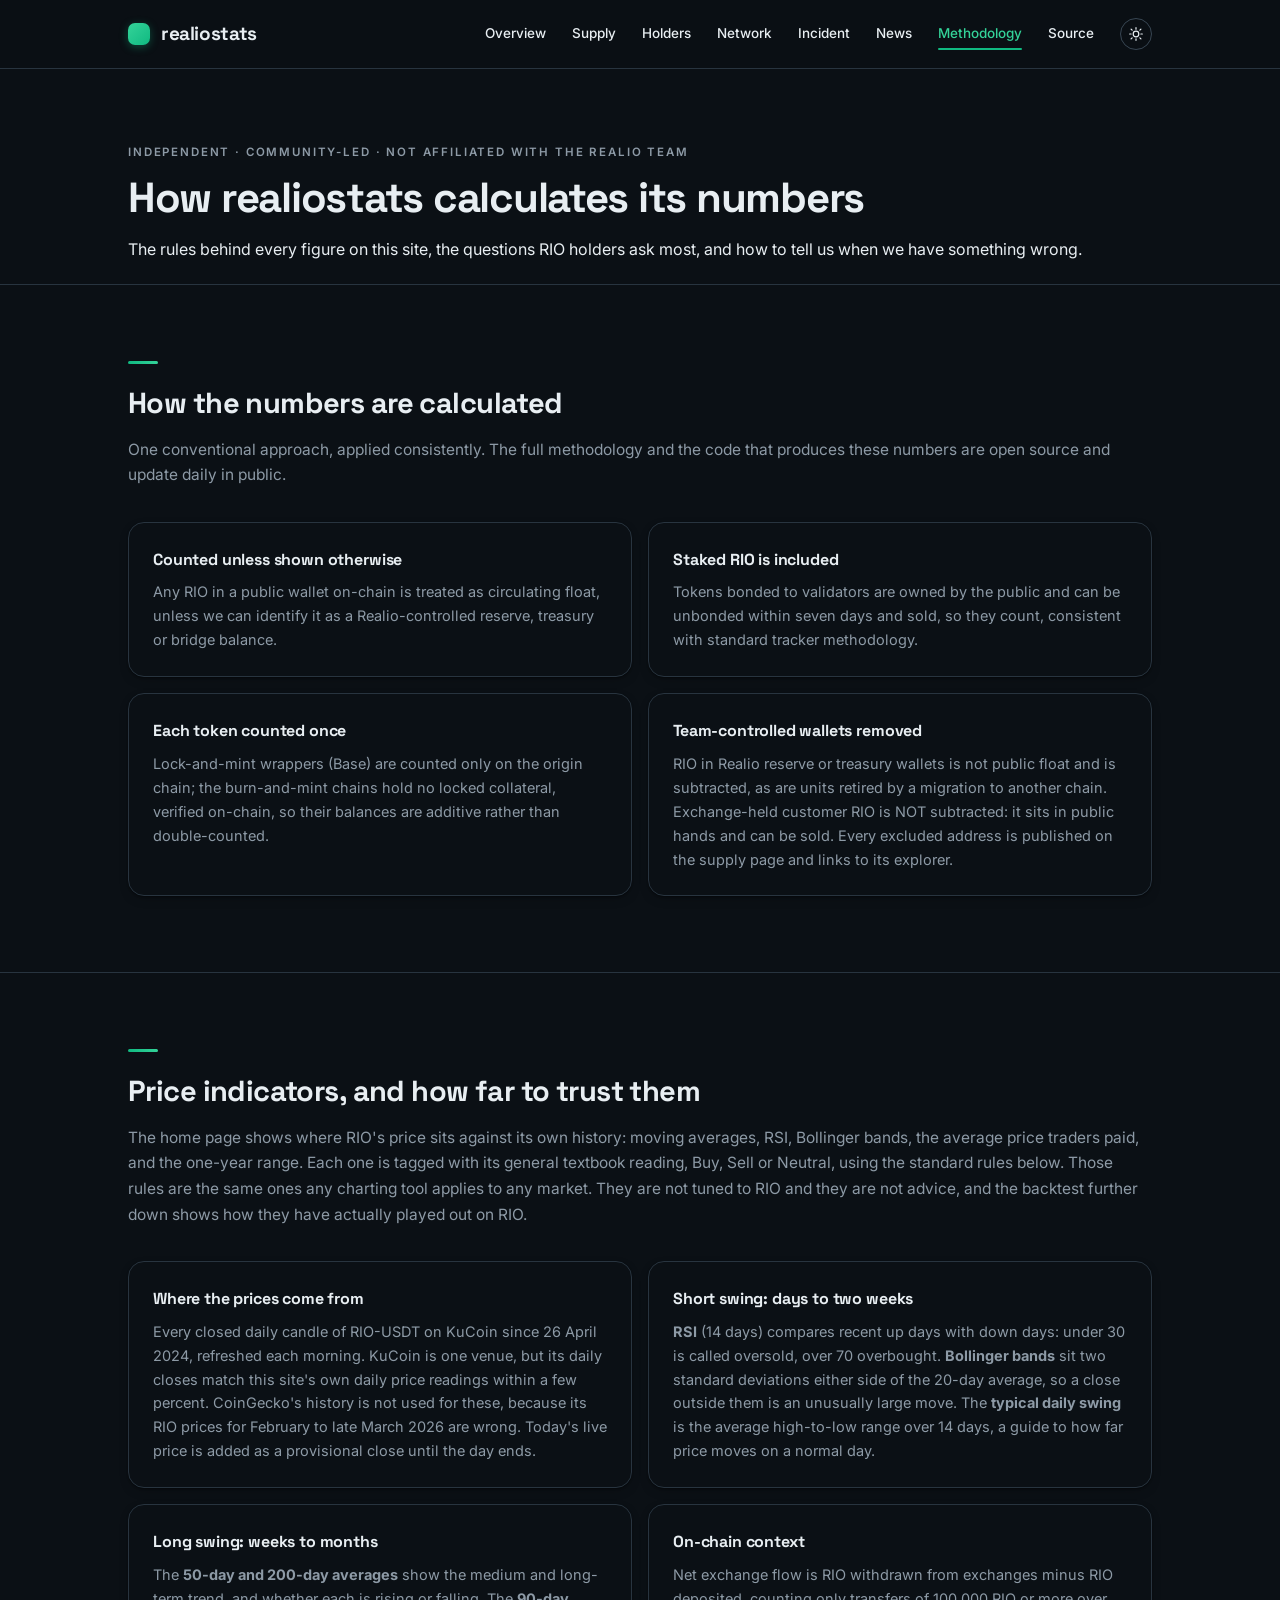
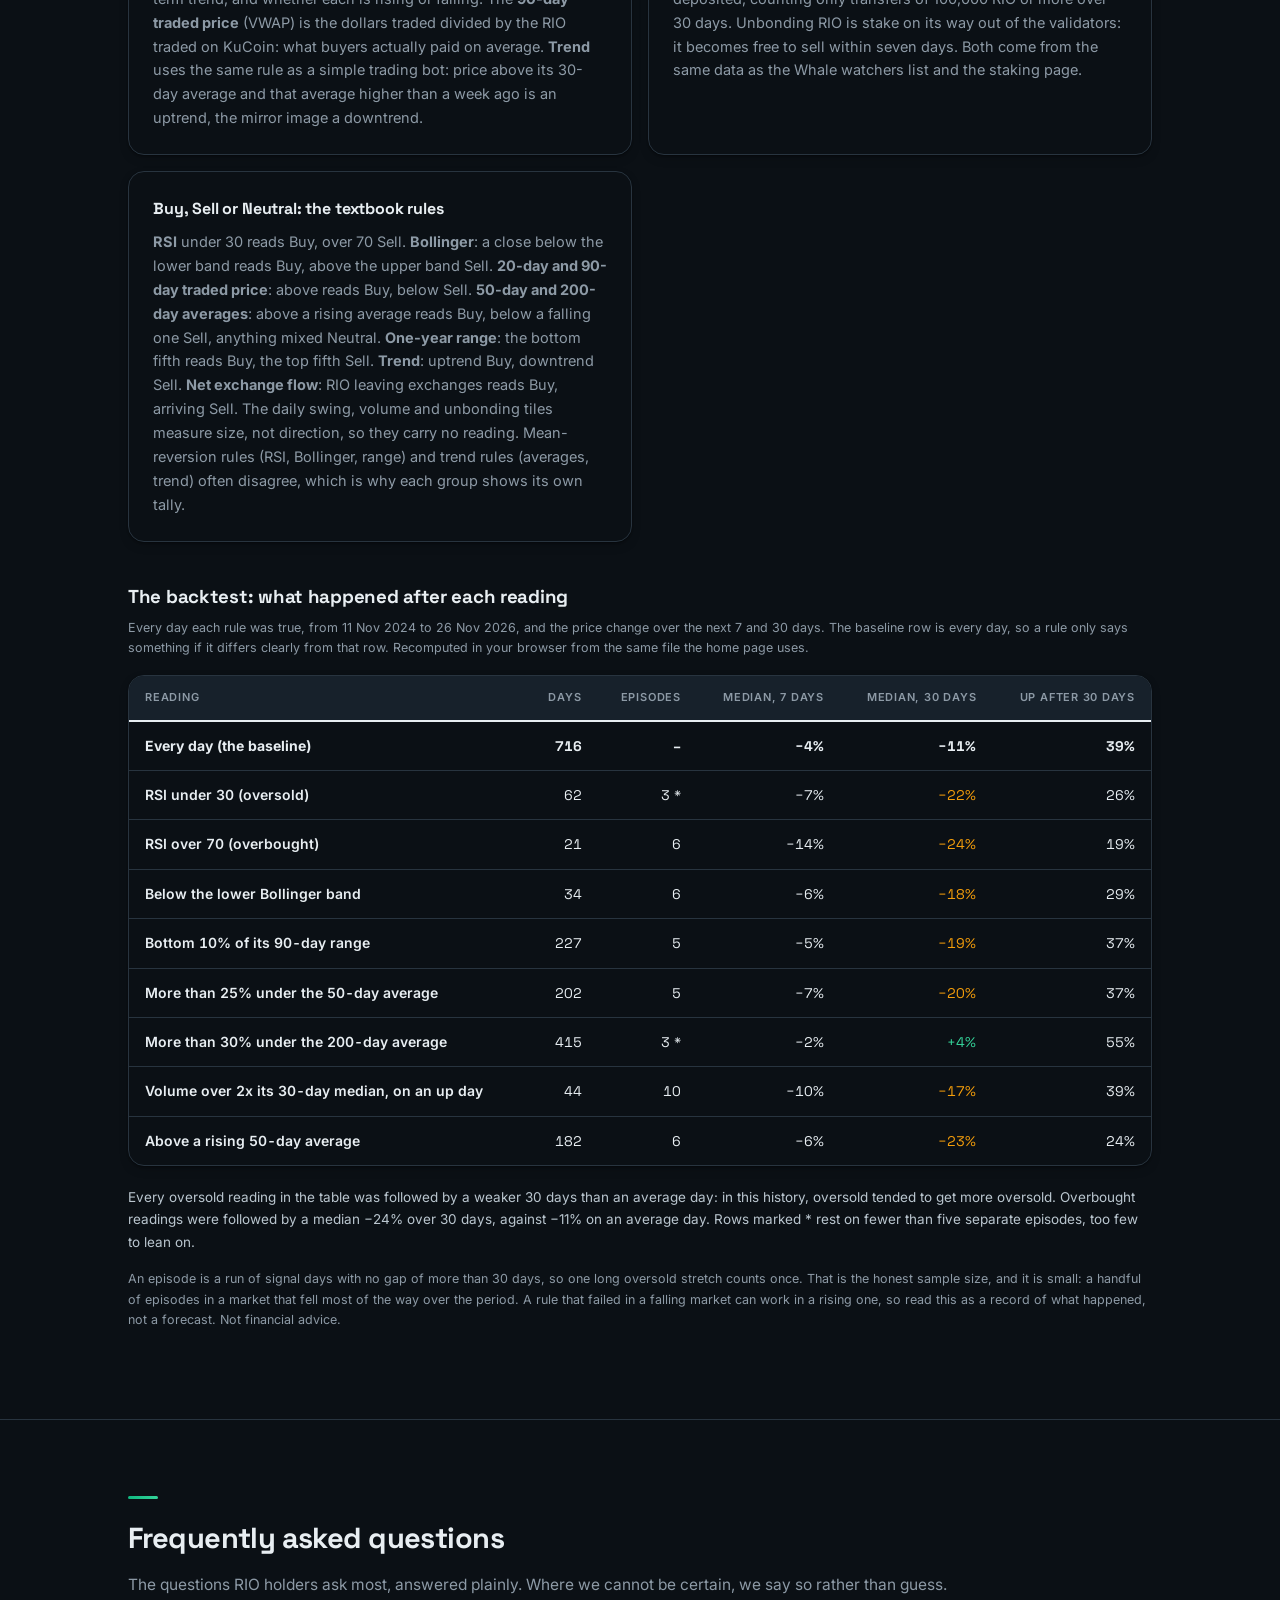
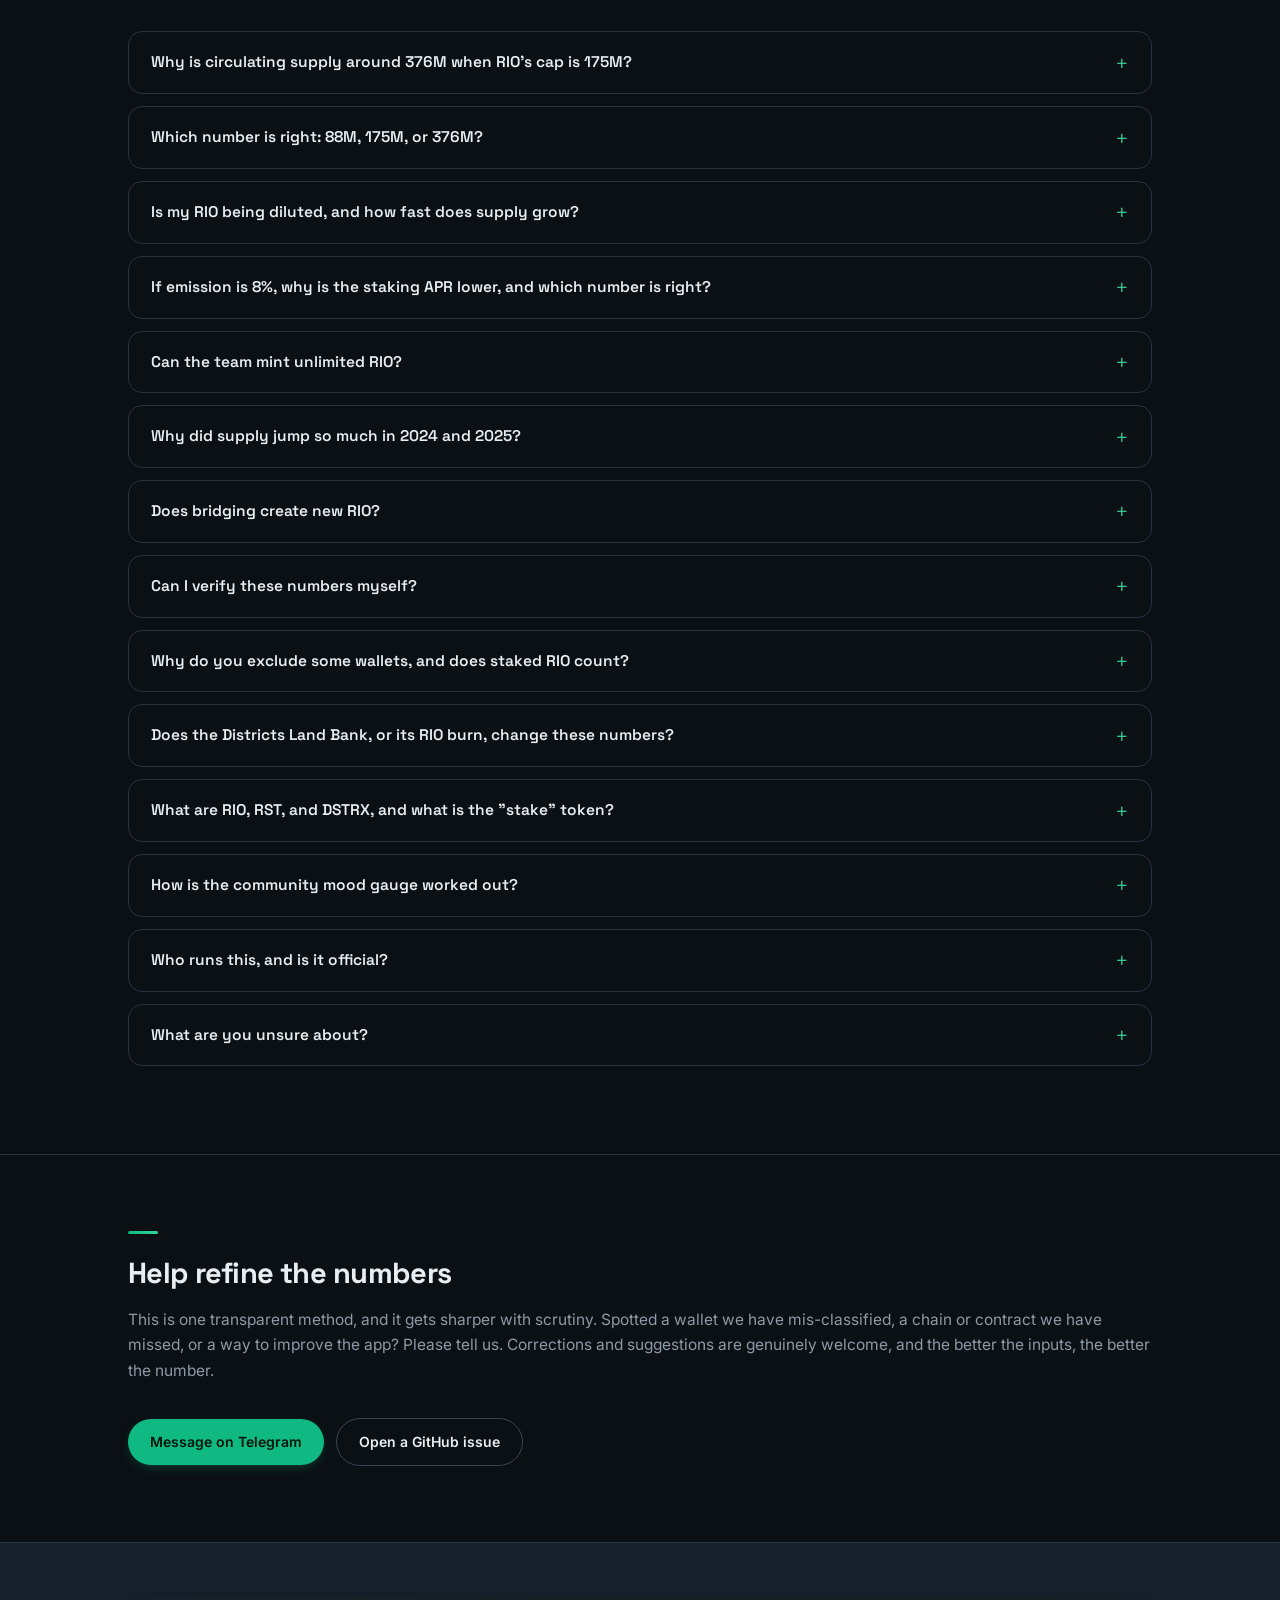
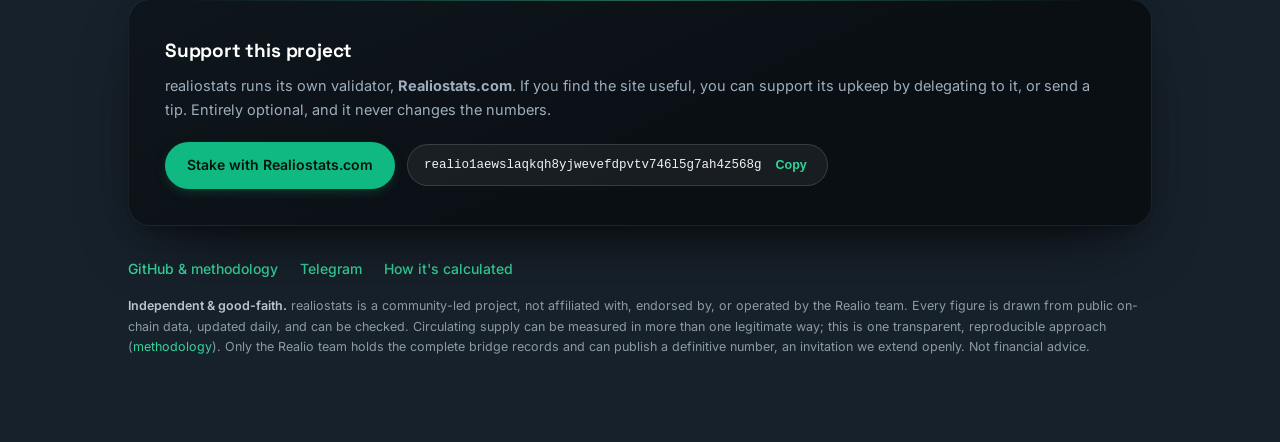
<file: methodology.html>
<!DOCTYPE html>
<html lang="en">
<head>
<meta charset="utf-8" />
<script>try{document.documentElement.dataset.theme=localStorage.getItem("rs-theme")||"dark"}catch(e){document.documentElement.dataset.theme="dark"}</script>

<meta name="viewport" content="width=device-width, initial-scale=1" />
<title>Methodology &amp; FAQ · realiostats</title>
<link rel="icon" href="/favicon.ico" sizes="any" />
<link rel="icon" href="/favicon.svg" type="image/svg+xml" />
<link rel="apple-touch-icon" href="/apple-touch-icon.png" />
<meta name="description" content="How realiostats measures RIO circulating supply: what is counted, what is excluded and why, plus answers to the questions RIO holders ask most." />
<link rel="canonical" href="https://realiostats.com/methodology" />
<link rel="preconnect" href="https://fonts.googleapis.com">
<link rel="preconnect" href="https://fonts.gstatic.com" crossorigin>
<link href="https://fonts.googleapis.com/css2?family=Inter:wght@400;500;600&family=Space+Grotesk:wght@500;600;700&display=swap" rel="stylesheet">

<link rel="stylesheet" href="site.css?v=39">
</head>
<body>
<header><div class="wrap nav">
  <a class="brand" href="index.html"><span class="dot"></span> realiostats</a>
  <nav>
    <a href="index.html">Overview</a>
    <a href="supply.html">Supply</a>
    <a href="holders.html">Holders</a>
    <a href="network.html">Network</a>
    <a href="incident.html">Incident</a>
    <a href="news.html">News</a>
    <a href="methodology.html" class="is-active">Methodology</a>
    <a href="https://github.com/573v3ma/realiostats" target="_blank" rel="noopener">Source</a>
    <button type="button" class="theme-btn" id="themeBtn" onclick="toggleTheme()" aria-label="Switch colour theme" title="Switch colour theme">
      <svg class="i-sun" viewBox="0 0 24 24" width="16" height="16" aria-hidden="true"><circle cx="12" cy="12" r="4.2" fill="none" stroke="currentColor" stroke-width="1.8"/><path d="M12 2.5v2.2M12 19.3v2.2M4.6 4.6l1.6 1.6M17.8 17.8l1.6 1.6M2.5 12h2.2M19.3 12h2.2M4.6 19.4l1.6-1.6M17.8 6.2l1.6-1.6" stroke="currentColor" stroke-width="1.8" stroke-linecap="round"/></svg>
      <svg class="i-moon" viewBox="0 0 24 24" width="16" height="16" aria-hidden="true"><path d="M20 14.5A8 8 0 0 1 9.5 4a8 8 0 1 0 10.5 10.5z" fill="none" stroke="currentColor" stroke-width="1.8" stroke-linejoin="round"/></svg>
    </button>
  </nav>
</div></header>

<div class="wrap page-lede">
  <div class="eyebrow">Independent · community-led · not affiliated with the Realio team</div>
  <h1>How realiostats calculates its numbers</h1>
  <p class="lede">The rules behind every figure on this site, the questions RIO holders ask most, and how to tell us when we have something wrong.</p>
</div>

<section id="method"><div class="wrap">
  <h2>How the numbers are calculated</h2>
  <p class="sec-lede">One conventional approach, applied consistently. The full methodology and the code that produces these numbers are open source and update daily in public.</p>
  <div class="rules">
    <div class="rule"><h3>Counted unless shown otherwise</h3><p>Any RIO in a public wallet on-chain is treated as circulating float, unless we can identify it as a Realio-controlled reserve, treasury or bridge balance.</p></div>
    <div class="rule"><h3>Staked RIO is included</h3><p>Tokens bonded to validators are owned by the public and can be unbonded within seven days and sold, so they count, consistent with standard tracker methodology.</p></div>
    <div class="rule"><h3>Each token counted once</h3><p>Lock-and-mint wrappers (Base) are counted only on the origin chain; the burn-and-mint chains hold no locked collateral, verified on-chain, so their balances are additive rather than double-counted.</p></div>
    <div class="rule"><h3>Team-controlled wallets removed</h3><p>RIO in Realio reserve or treasury wallets is not public float and is subtracted, as are units retired by a migration to another chain. Exchange-held customer RIO is NOT subtracted: it sits in public hands and can be sold. Every excluded address is published on the supply page and links to its explorer.</p></div>
  </div>
</div></section>

<section id="indicators"><div class="wrap">
  <h2>Price indicators, and how far to trust them</h2>
  <p class="sec-lede">The home page shows where RIO's price sits against its own history: moving averages, RSI, Bollinger bands, the average price traders paid, and the one-year range. Each one is tagged with its general textbook reading, Buy, Sell or Neutral, using the standard rules below. Those rules are the same ones any charting tool applies to any market. They are not tuned to RIO and they are not advice, and the backtest further down shows how they have actually played out on RIO.</p>
  <div class="rules">
    <div class="rule"><h3>Where the prices come from</h3><p>Every closed daily candle of RIO-USDT on KuCoin since 26 April 2024, refreshed each morning. KuCoin is one venue, but its daily closes match this site's own daily price readings within a few percent. CoinGecko's history is not used for these, because its RIO prices for February to late March 2026 are wrong. Today's live price is added as a provisional close until the day ends.</p></div>
    <div class="rule"><h3>Short swing: days to two weeks</h3><p><b>RSI</b> (14 days) compares recent up days with down days: under 30 is called oversold, over 70 overbought. <b>Bollinger bands</b> sit two standard deviations either side of the 20-day average, so a close outside them is an unusually large move. The <b>typical daily swing</b> is the average high-to-low range over 14 days, a guide to how far price moves on a normal day.</p></div>
    <div class="rule"><h3>Long swing: weeks to months</h3><p>The <b>50-day and 200-day averages</b> show the medium and long-term trend, and whether each is rising or falling. The <b>90-day traded price</b> (VWAP) is the dollars traded divided by the RIO traded on KuCoin: what buyers actually paid on average. <b>Trend</b> uses the same rule as a simple trading bot: price above its 30-day average and that average higher than a week ago is an uptrend, the mirror image a downtrend.</p></div>
    <div class="rule"><h3>On-chain context</h3><p>Net exchange flow is RIO withdrawn from exchanges minus RIO deposited, counting only transfers of 100,000 RIO or more over 30 days. Unbonding RIO is stake on its way out of the validators: it becomes free to sell within seven days. Both come from the same data as the Whale watchers list and the staking page.</p></div>
    <div class="rule"><h3>Buy, Sell or Neutral: the textbook rules</h3><p><b>RSI</b> under 30 reads Buy, over 70 Sell. <b>Bollinger</b>: a close below the lower band reads Buy, above the upper band Sell. <b>20-day and 90-day traded price</b>: above reads Buy, below Sell. <b>50-day and 200-day averages</b>: above a rising average reads Buy, below a falling one Sell, anything mixed Neutral. <b>One-year range</b>: the bottom fifth reads Buy, the top fifth Sell. <b>Trend</b>: uptrend Buy, downtrend Sell. <b>Net exchange flow</b>: RIO leaving exchanges reads Buy, arriving Sell. The daily swing, volume and unbonding tiles measure size, not direction, so they carry no reading. Mean-reversion rules (RSI, Bollinger, range) and trend rules (averages, trend) often disagree, which is why each group shows its own tally.</p></div>
  </div>

  <h3 style="margin:40px 0 6px">The backtest: what happened after each reading</h3>
  <p class="cap" style="margin:0 0 16px">Every day each rule was true, from <span id="btSpan">the first day with a 200-day average to yesterday</span>, and the price change over the next 7 and 30 days. The baseline row is every day, so a rule only says something if it differs clearly from that row. Recomputed in your browser from the same file the home page uses.</p>
  <div class="ptbl-wrap">
    <table class="ptbl">
      <thead><tr><th scope="col">Reading</th><th scope="col">Days</th><th scope="col">Episodes</th><th scope="col">Median, 7 days</th><th scope="col">Median, 30 days</th><th scope="col">Up after 30 days</th></tr></thead>
      <tbody id="btTable"><tr><td colspan="6" class="hb-pending">Loading the price history</td></tr></tbody>
    </table>
  </div>
  <p class="lq-read" id="btRead"></p>
  <p class="cap">An episode is a run of signal days with no gap of more than 30 days, so one long oversold stretch counts once. That is the honest sample size, and it is small: a handful of episodes in a market that fell most of the way over the period. A rule that failed in a falling market can work in a rising one, so read this as a record of what happened, not a forecast. Not financial advice.</p>
</div></section>

<section id="faq"><div class="wrap">
  <h2>Frequently asked questions</h2>
  <p class="sec-lede">The questions RIO holders ask most, answered plainly. Where we cannot be certain, we say so rather than guess.</p>
  <div class="faq">
    <details><summary>Why is circulating supply around 376M when RIO's cap is 175M?</summary><div class="a">The 175M is a long-term emission cap, not the current supply. It is the ceiling that native block-reward issuance approaches gradually over roughly 38 years. RIO's original 2019 whitepaper cap was 75M, and governance raised it to 175M in October 2024. The ~376M figure is something different: it is the RIO that is live and tradable across every chain today, counted once. One describes future native issuance, the other describes today's cross-chain reality. Both are real; they have simply never been reconciled in a single public number.</div></details>
    <details><summary>Which number is right: 88M, 175M, or 376M?</summary><div class="a">All three are real and answer different questions. ~88M is the supply on the Realio native chain alone, which is what native block explorers show. 175M is the long-term native emission cap. ~376M is the sum of public, tradable RIO across all seven chains, counted once. None is wrong; they measure different things, and this site's job is to show the cross-chain figure the others leave out.</div></details>
    <details><summary>Is my RIO being diluted, and how fast does supply grow?</summary><div class="a">New RIO is created only through scheduled block-reward emissions, currently about 8% per year charged on the unminted native supply, meaning the gap between native supply today and the 175M cap (read live from Realio's on-chain mint module). Because that gap shrinks as the cap is approached, the amount of new RIO falls a little each year, and the 175M is reached only gradually, over roughly 38 years. So there is real, ongoing inflation. It is not zero, but it is bounded, scheduled, and transparent rather than open-ended. You can watch it on the Emissions panel above.</div></details>
    <details><summary>If emission is 8%, why is the staking APR lower, and which number is right?</summary><div class="a">All of them are right; they measure different things, which is exactly why the question keeps coming up. The 8% is a mint parameter charged on the <b>unminted</b> native supply, the gap between today's supply and the 175M cap, so it is not a yield at all. From there, three deductions sit between it and your wallet. The chain produces blocks slower than its own <code>blocks_per_year</code> parameter assumes, and the mint pays per block, so real issuance runs below nominal. A 2% community tax comes off before distribution. And your validator's commission comes off your share. On top of that, Realio uses multi-staking: validators are secured by RIO, RST and DSTRX together, so the new RIO is shared across a bonded base roughly twice the size of the staked RIO alone. We publish every rung of that ladder, computed live rather than quoted, on the <a href="network.html#yield">staking yield page</a>, including how our figure reconciles with the APR shown on Realio's own staking app. We deliberately no longer quote a single APR number here, because every input moves and a hardcoded figure goes stale.</div></details>
    <details><summary>Can the team mint unlimited RIO?</summary><div class="a">No. New issuance is governed by the on-chain mint module (the ~8% schedule) and the 175M governance cap. The burn-and-mint bridge also carries a disclosed daily mint limit, set at 1.75M RIO per day in the reissued contract code, which throttles how fast tokens can be minted through it and rules out any sudden surge. We still flag one thing honestly: that is a rate limit, not a second hard cap, and it is adjustable by the bridge's multi-signature controllers, so it is not fully clear from public data whether bridging RIO to the native chain could, over time, mint native supply beyond the 175M cap. Only the team's complete bridge records can settle it, which is one of the open questions we invite them to answer.</div></details>
    <details><summary>Why did supply jump so much in 2024 and 2025?</summary><div class="a">That rise (the shaded band on the chart) was a one-time event: the October 2024 migration to a burn-and-mint bridge, during which the new contracts were populated and supply expanded across chains as the system came online. BSC alone went from ~119M to ~163M over that window, which we verified directly against archival on-chain reads. Since about mid-2025 the total has been roughly flat, consistent with the low, scheduled emission described above.</div></details>
    <details><summary>Does bridging create new RIO?</summary><div class="a">No, but it works in two different ways, and the distinction matters. Between the Realio native chain and the EVM chains it is burn-and-mint: the token is destroyed on the origin chain and minted on the destination. On the Stellar and Base legs it is lock-and-mint: the token is not destroyed, it is held in an escrow wallet while a matching token is minted elsewhere. Either way the same coin never exists in two tradable places at once, which is why we can sum across chains and count each token once. For lock-and-mint we exclude the escrowed balance, so it is not counted twice. Only block-reward emission, minus burns, changes how much RIO is circulating.</div></details>
    <details><summary>Can I verify these numbers myself?</summary><div class="a">Yes, that is the whole point. Every figure comes from public blockchain endpoints, with no private data. Each chain has a "Verify" link to its explorer, the excluded wallets are listed with their addresses, and the full code that produces these numbers is <a href="https://github.com/573v3ma/realiostats" target="_blank" rel="noopener">open-source</a> and re-runs daily in public, with the data history stored in git as an audit trail.</div></details>
    <details><summary>Why do you exclude some wallets, and does staked RIO count?</summary><div class="a">We exclude balances held in Realio-controlled reserve and treasury wallets, because those are not public float, and units retired by a migration to another chain, because the live claim is counted on the destination chain instead. We list every excluded address so anyone can check. Exchange custody is not excluded: those are customer tokens in public hands. We had one wrong on that point until 12 September 2026, when an Algorand wallet we had called a bridge wallet turned out to be MEXC custody; the figures were restated upward and the correction is on the supply page. Staked RIO is included, because a holder can unbond it within the seven-day unbonding period and sell it, so it is genuinely part of tradable supply, consistent with standard tracker methodology.</div></details>
    <details><summary>Does the Districts Land Bank, or its RIO burn, change these numbers?</summary><div class="a">Both are already reflected. Districts is built on the Realio Network, and claiming a Land Pixel deposits 5,000 native RIO: 20% (1,000 RIO) is permanently burned, and 80% (4,000 RIO) is locked in the Land Bank, redeemable by returning the land after a 7-day unbonding period. Because both happen in native RIO, they already sit inside the native supply we read live every day. Burned RIO has left that figure, and Land Bank RIO is still in it. We count the Land Bank as circulating for the same reason we count staked RIO: the owner can redeem it within seven days and sell it, and it is not a Realio-controlled treasury, so it does not meet our exclusion test. Districts reports roughly 5.8M RIO burned to date and about 8.1M held in the Land Bank. We quote those two figures from the Districts dashboard rather than measure them, because the Land Bank and burn contract addresses are not published, and we would rather read them from the chain. If you prefer a stricter definition of circulating supply, you can subtract the Land Bank balance yourself.</div></details>
    <details><summary>What are RIO, RST, and DSTRX, and what is the "stake" token?</summary><div class="a">This site tracks <b>RIO</b>, the Realio Network's utility token (fees, staking, rewards). <b>RST</b> is Realio's digital security token, representing equity and profit-sharing in Realio Network. <b>DSTRX</b> belongs to a separate project: Districts, a virtual-world land-ownership platform built on Realio, with a fixed 125M supply, mined by staking RIO to claim land. Realio uses multi-staking, so a validator can be secured by RIO, RST, or DSTRX; the "stake" denom you may see on the chain is a synthetic aggregate of that bonded weight, not a separate reward token. All staking rewards are paid in RIO. We count RIO only.</div></details>
    <details id="mood"><summary>How is the community mood gauge worked out?</summary><div class="a">Each day an AI model reads the community posts in the Realio Telegram groups and about $RIO on X, and decides for each person whether their posts that day leaned bullish, bearish or neutral. Every person gets one vote per day, however much they post. Team members, admins of the official groups, bots, official accounts, spam and forwarded messages are left out. The reading is the share of bullish votes among everyone who leaned either way over the last 7 days, from 0 (all bearish) to 100 (all bullish). Below 25 such votes it shows "not enough data" instead. Only the daily counts are published, never names or messages. It is a judgement by an AI model, not a formula, so read it as a rough temperature check. It tends to follow the price, which is why the 7-day price change sits next to it.</div></details>
    <details><summary>Who runs this, and is it official?</summary><div class="a">No, this is an independent, community-led project and is not affiliated with, endorsed by, or operated by the Realio team. It is built and maintained by the operator of the Realiostats.com validator, using only public on-chain data. Its only aim is a shared, accurate view of RIO supply, and it openly invites the team to publish the definitive reconciliation.</div></details>
    <details><summary>What are you unsure about?</summary><div class="a">Several things that only the team can confirm: whether native minting is hard-capped at 175M or can rise through bridging, and the complete bridge ledger of mints and burns across all chains. Where we cannot be certain, we say so rather than guess. If the team publishes data that changes the picture, that data wins and we update.</div></details>
  </div>
</div></section>

<section id="contribute"><div class="wrap">
  <h2>Help refine the numbers</h2>
  <p class="sec-lede">This is one transparent method, and it gets sharper with scrutiny. Spotted a wallet we have mis-classified, a chain or contract we have missed, or a way to improve the app? Please tell us. Corrections and suggestions are genuinely welcome, and the better the inputs, the better the number.</p>
  <div class="btns">
    <a class="btn" href="https://t.me/Cryptomus2634" target="_blank" rel="noopener">Message on Telegram</a>
    <a class="btn ghost" href="https://github.com/573v3ma/realiostats/issues" target="_blank" rel="noopener">Open a GitHub issue</a>
  </div>
</div></section>

<footer><div class="wrap">
  <div class="support">
    <h3>Support this project</h3>
    <p>realiostats runs its own validator, <b>Realiostats.com</b>. If you find the site useful, you can support its upkeep by delegating to it, or send a tip. Entirely optional, and it never changes the numbers.</p>
    <div class="btns">
      <a class="btn" href="https://app.realio.network/validator/realiovaloper1namfyxy3s4ty7f4vwyc7plmmcqxayam89qkwym" target="_blank" rel="noopener">Stake with Realiostats.com</a>
      <div class="wallet"><span id="donAddr">realio1aewslaqkqh8yjwevefdpvtv746l5g7ah4z568g</span>
        <button class="copy" onclick="copyAddr()" id="copyBtn">Copy</button></div>
    </div>
  </div>
  <div class="foot-links">
    <a href="https://github.com/573v3ma/realiostats" target="_blank" rel="noopener">GitHub &amp; methodology</a>
    <a href="https://t.me/Cryptomus2634" target="_blank" rel="noopener">Telegram</a>
    <a href="methodology.html#method">How it's calculated</a>
  </div>
  <p class="foot-note"><b>Independent &amp; good-faith.</b> realiostats is a community-led project, not affiliated with, endorsed by, or operated by the Realio team. Every figure is drawn from public on-chain data, updated daily, and can be checked. Circulating supply can be measured in more than one legitimate way; this is one transparent, reproducible approach (<a href="methodology.html#method">methodology</a>). Only the Realio team holds the complete bridge records and can publish a definitive number, an invitation we extend openly. Not financial advice.</p>
</div></footer>

<script src="core.js?v=26"></script>
<script src="indicators.js?v=1"></script>
</body>
</html>
</file>
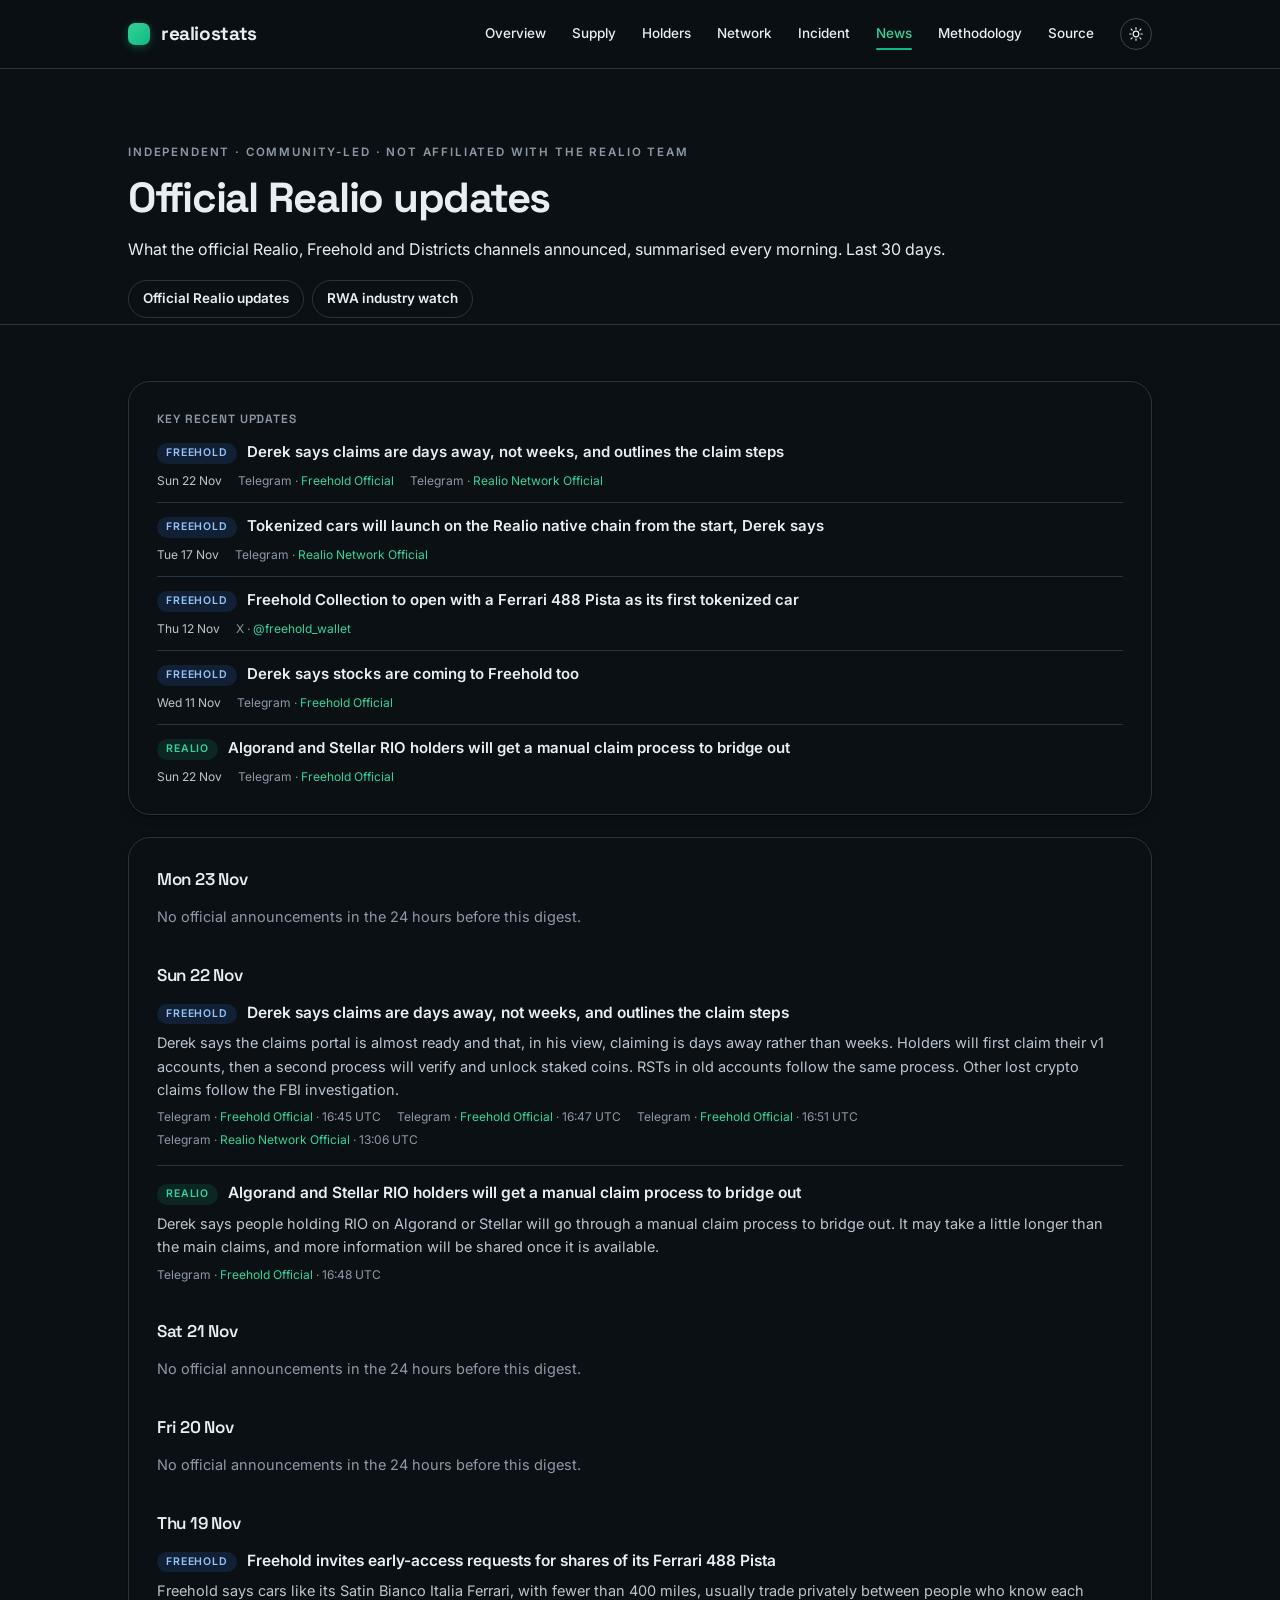
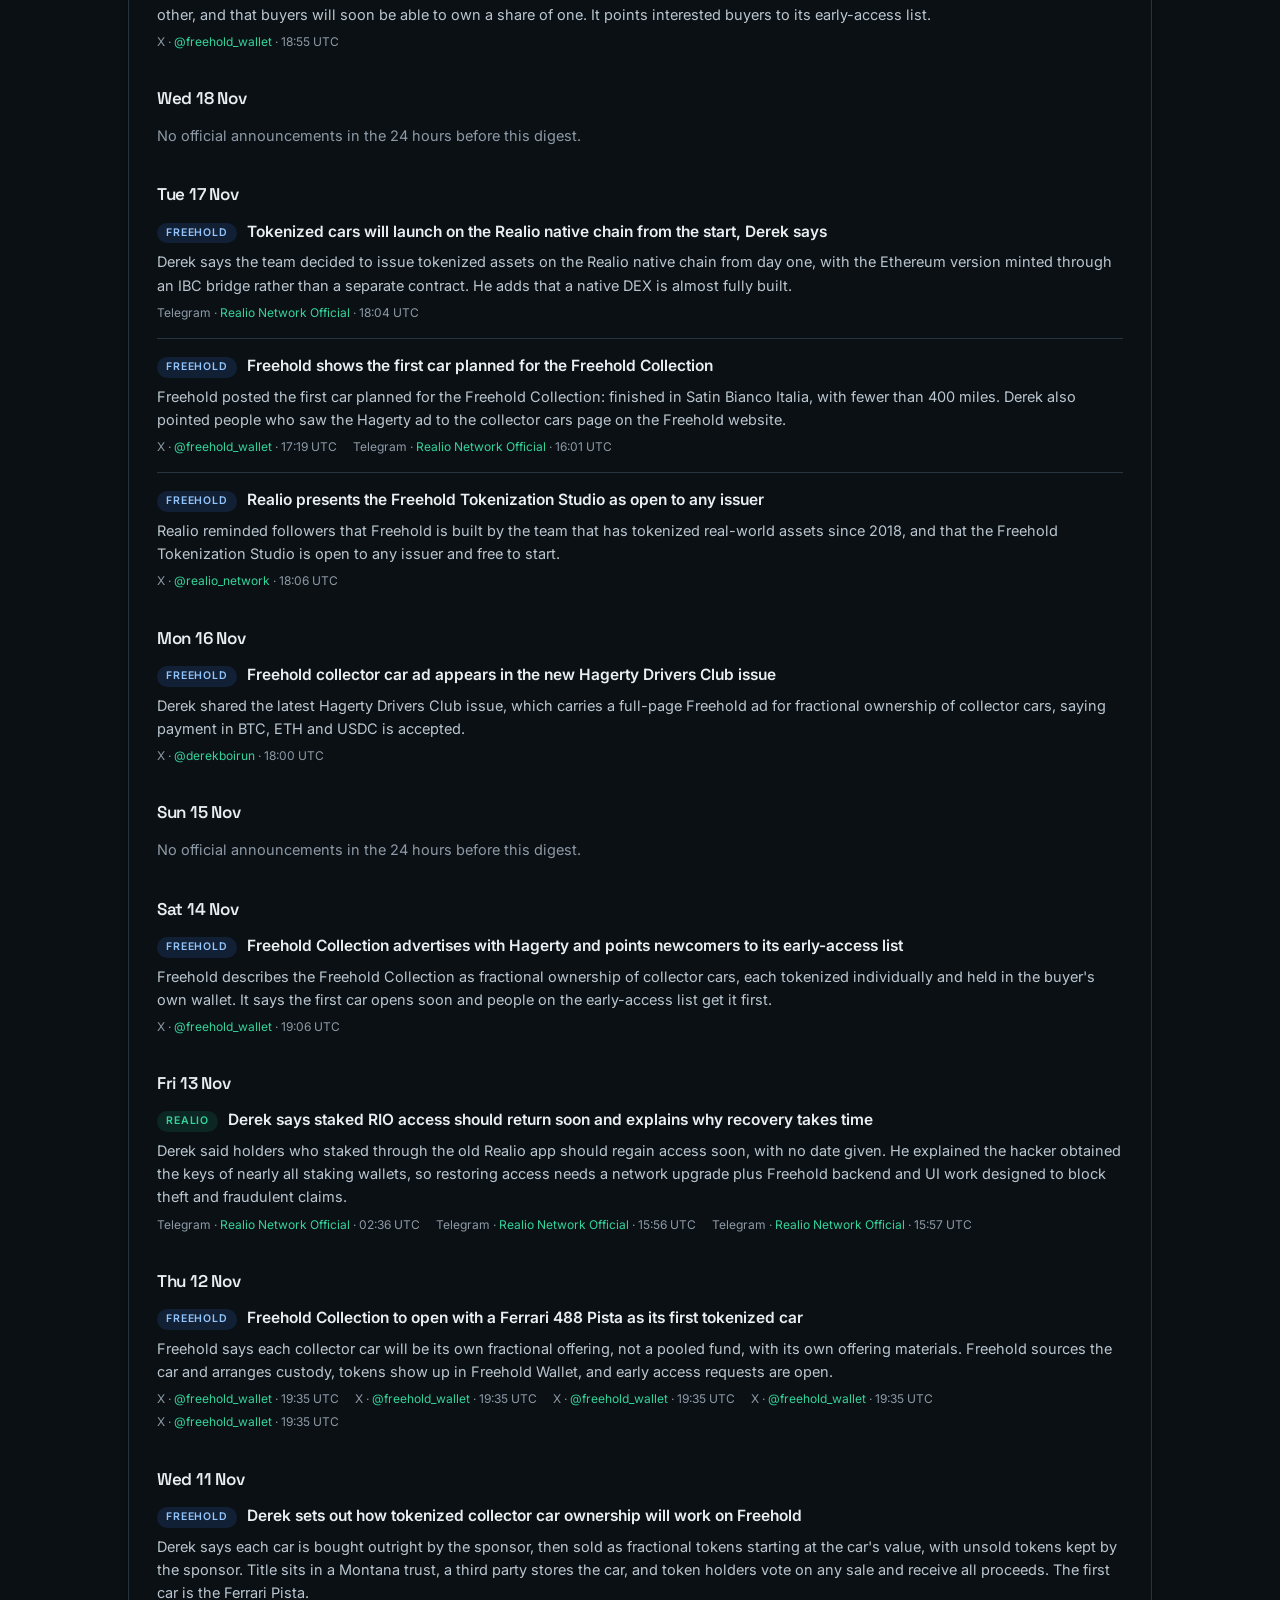
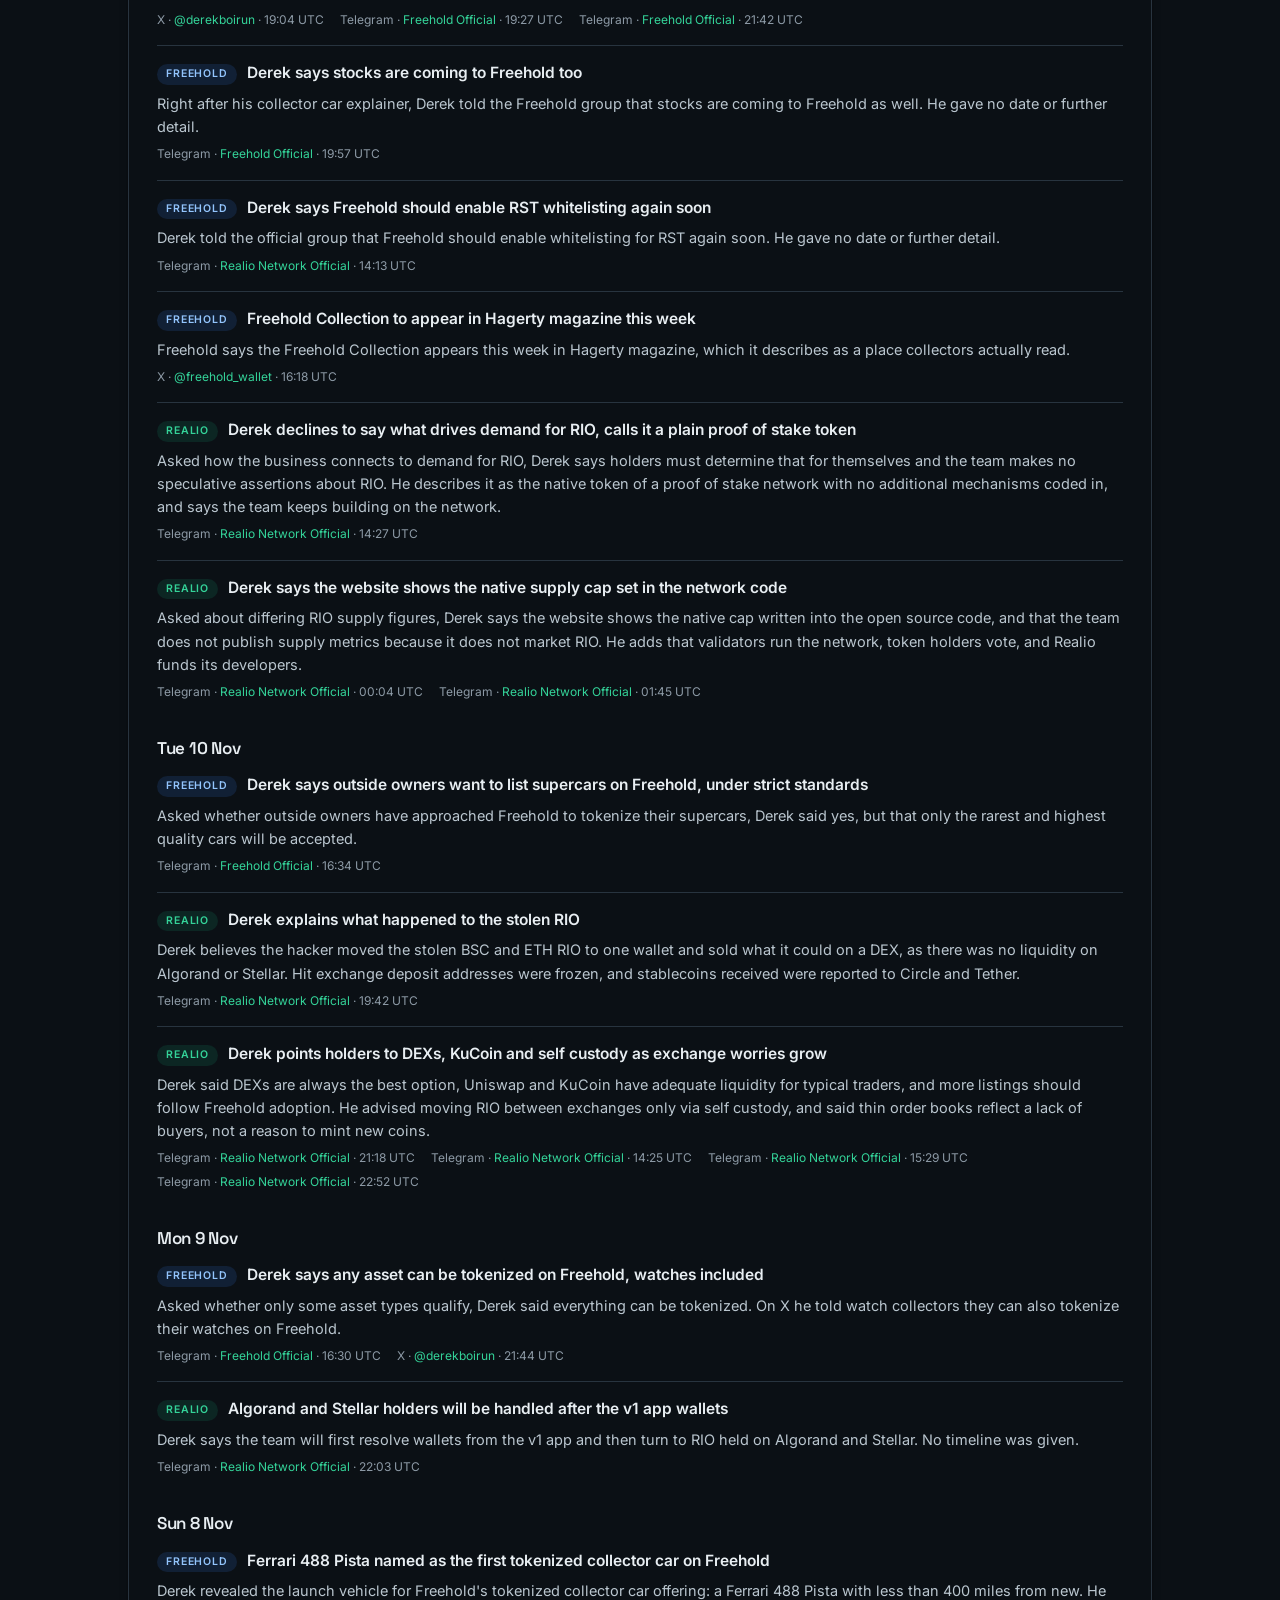
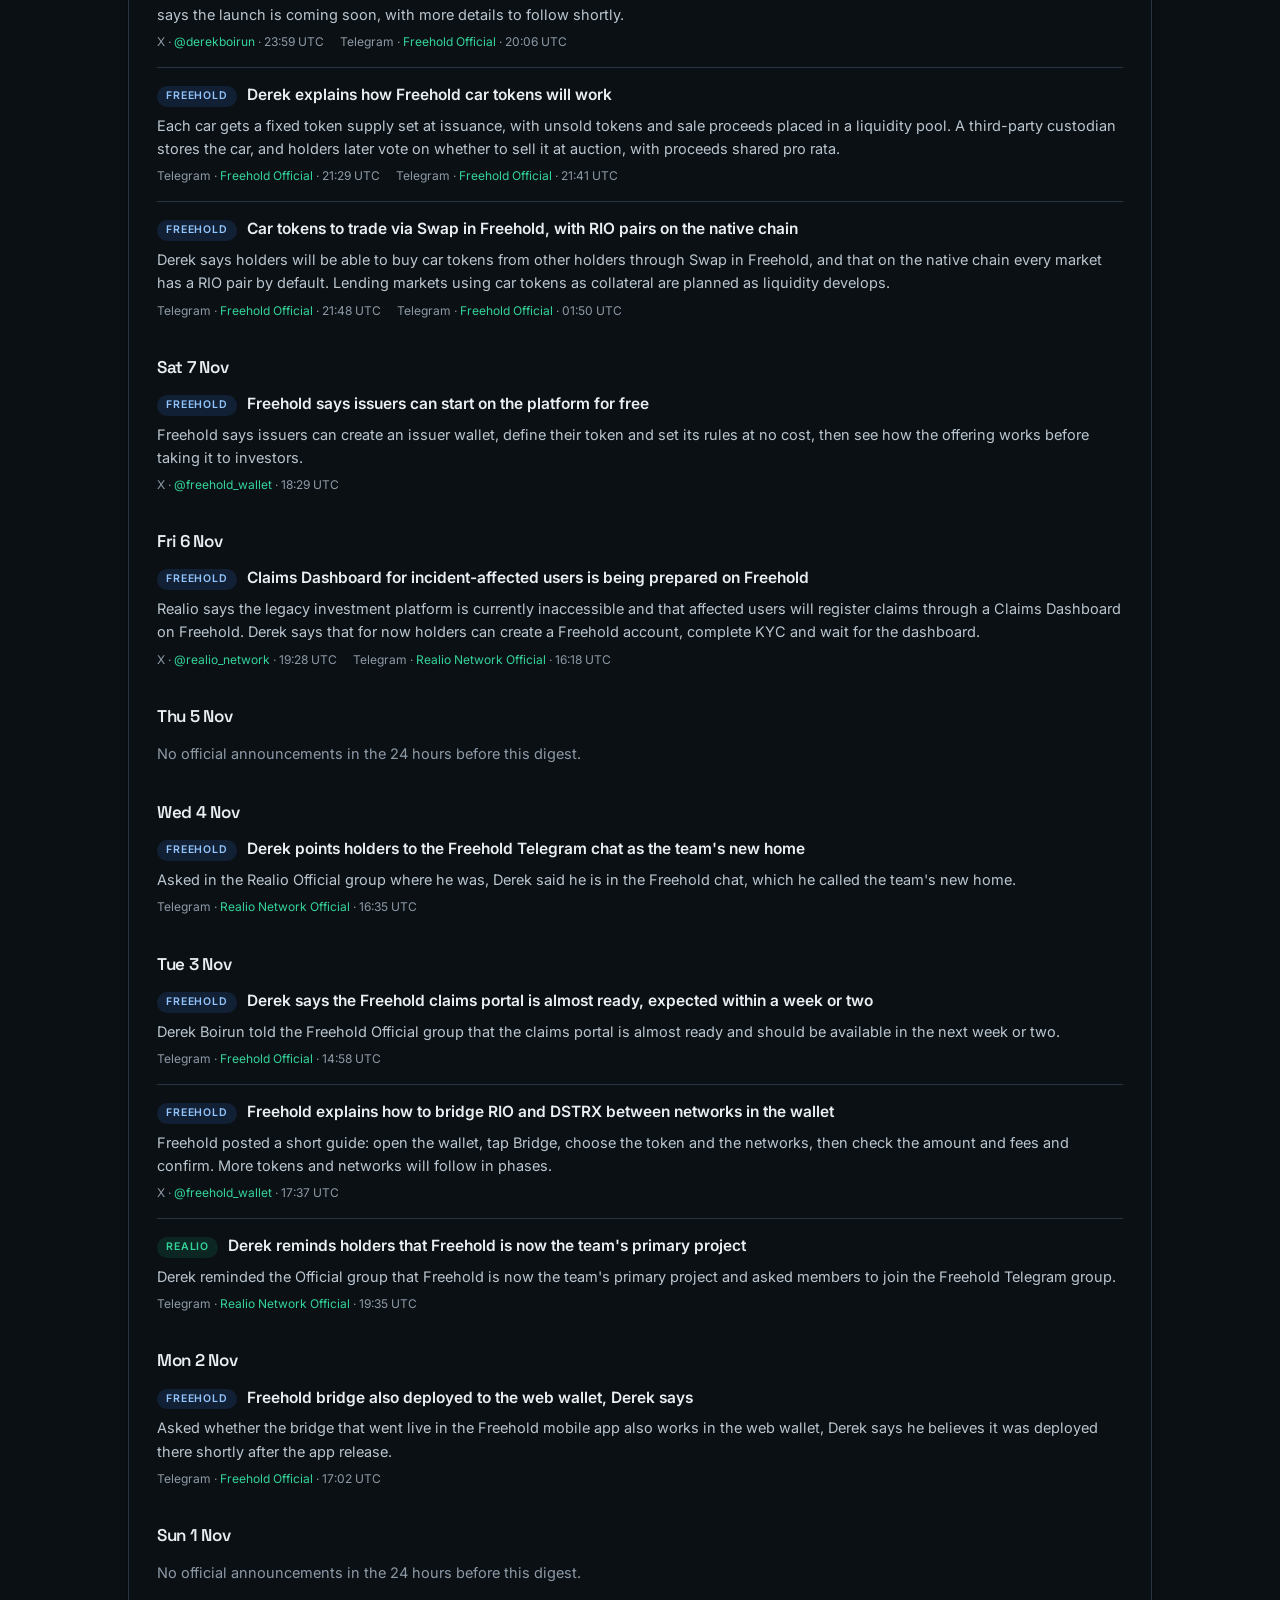
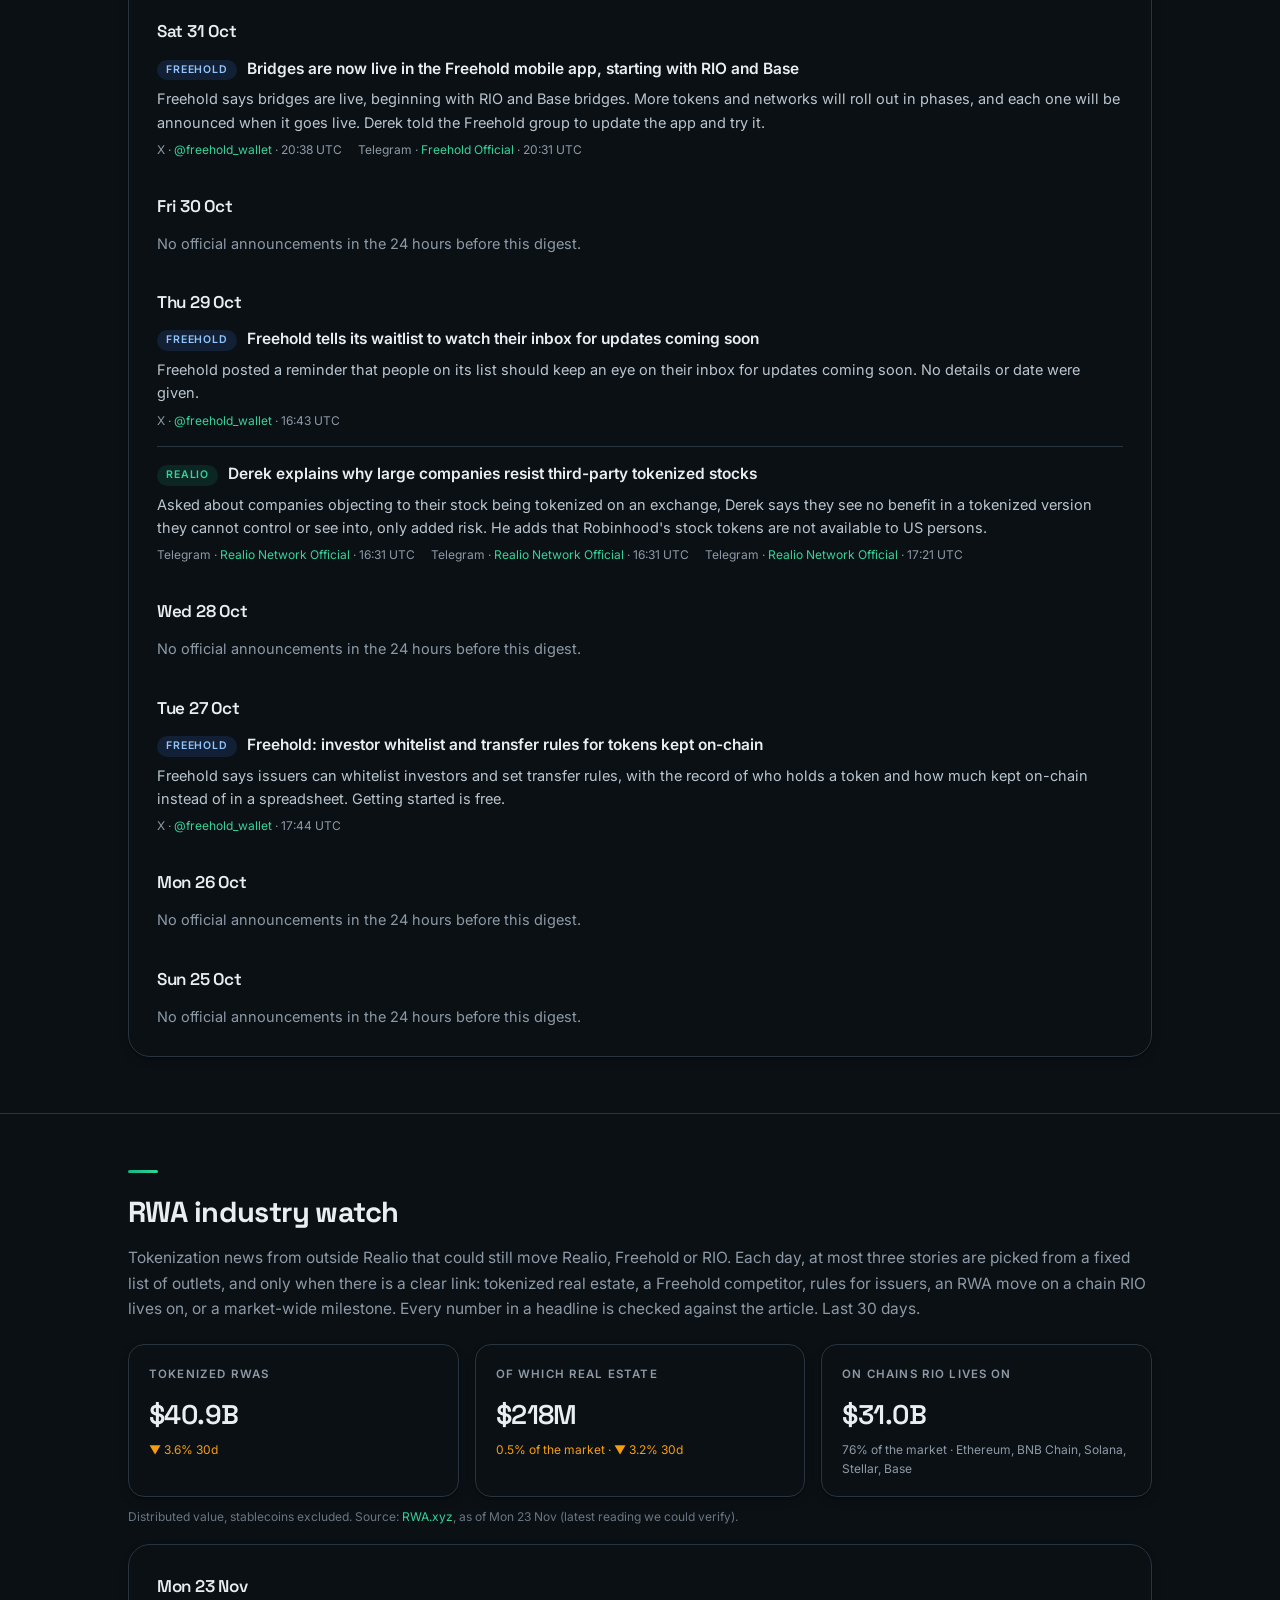
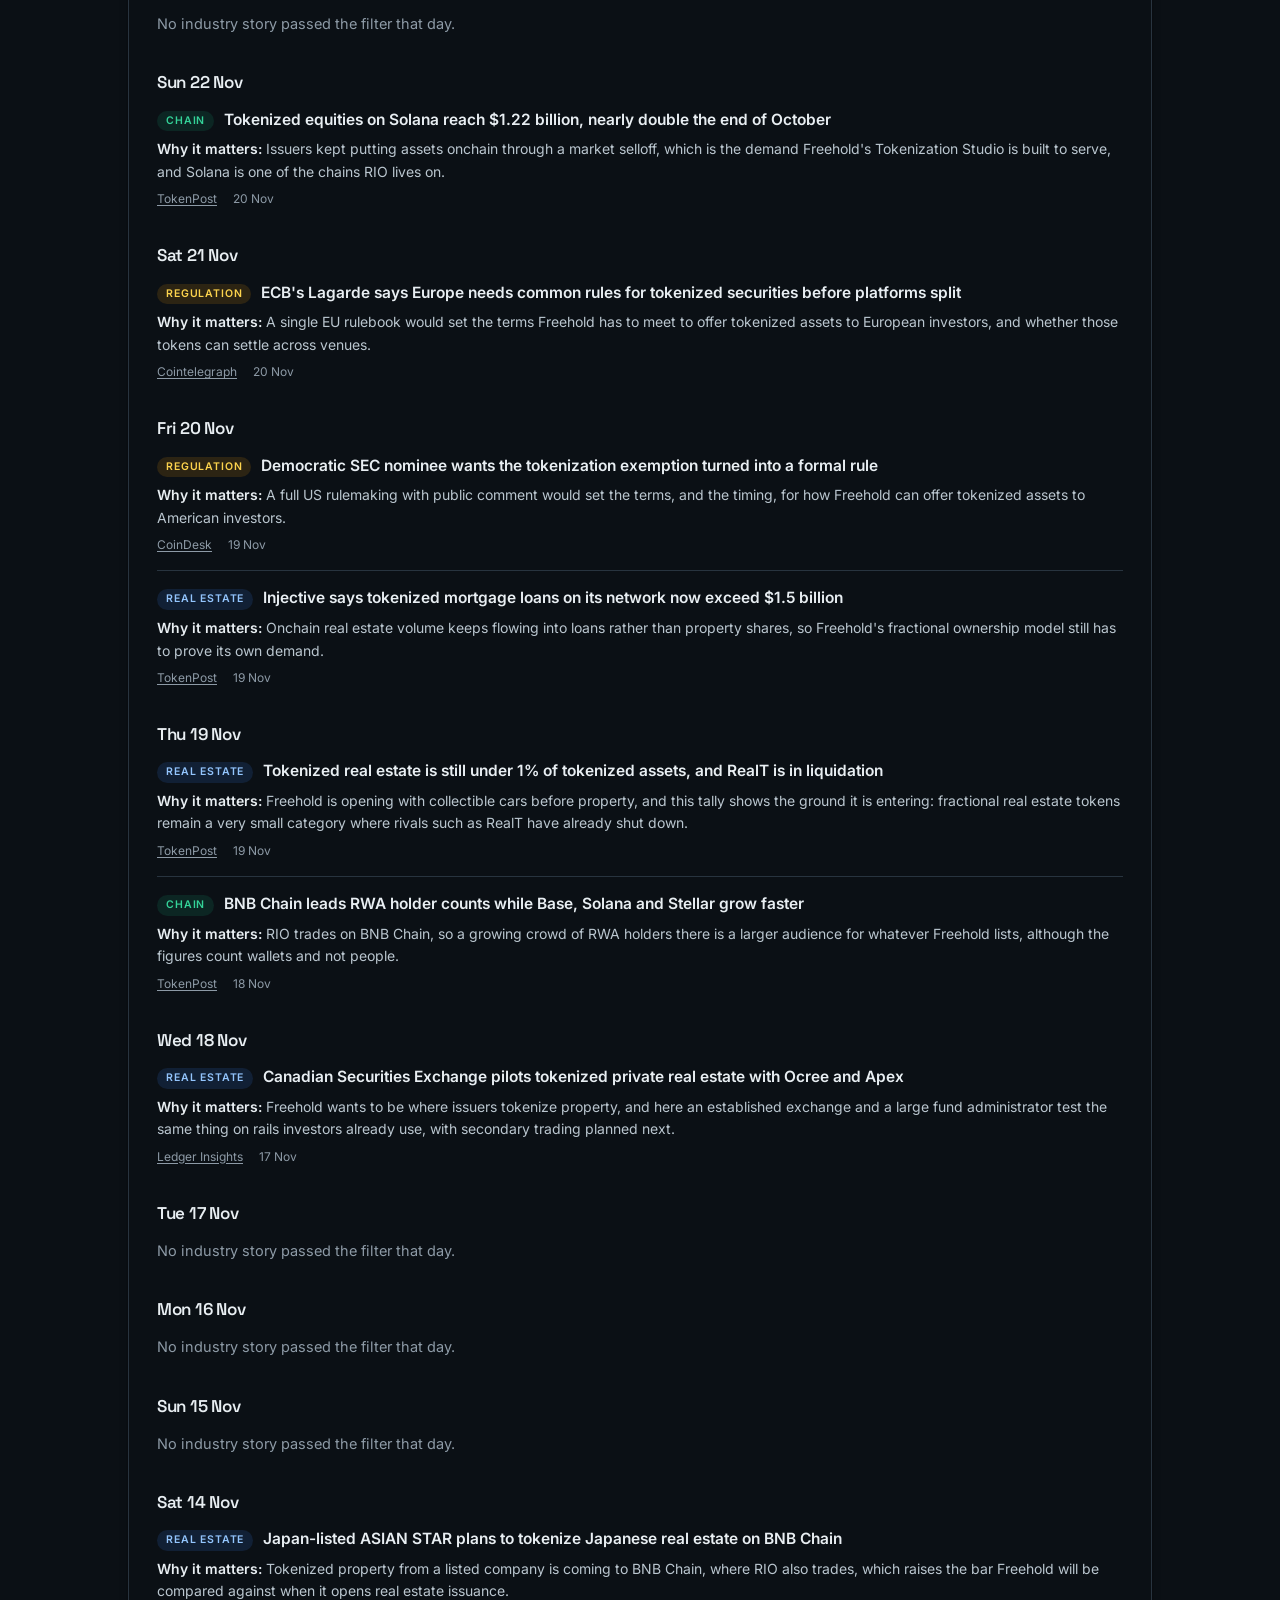
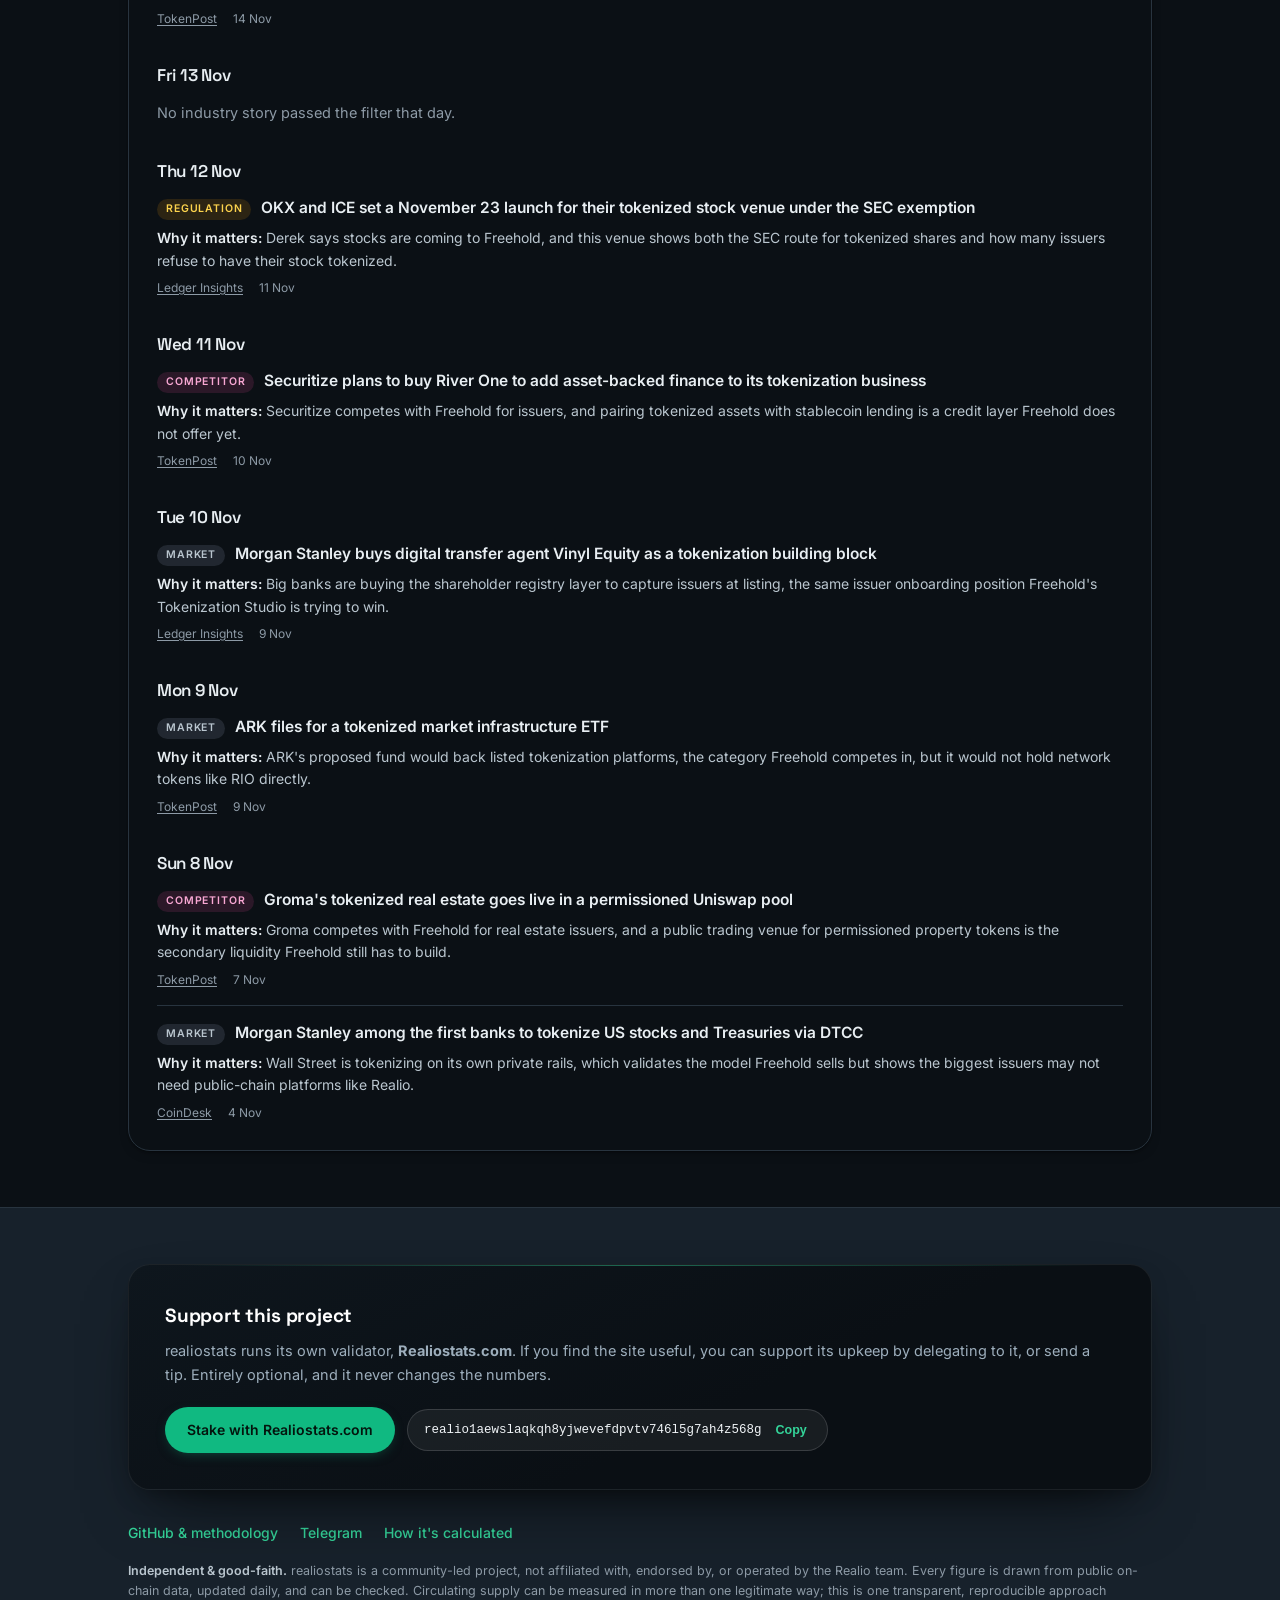
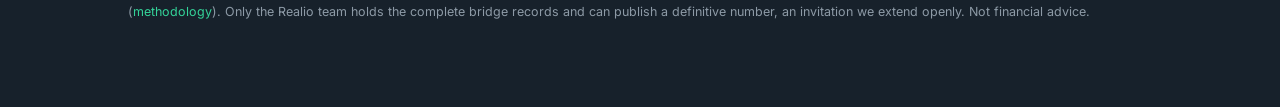
<file: news.html>
<!DOCTYPE html>
<html lang="en">
<head>
<meta charset="utf-8" />
<script>try{document.documentElement.dataset.theme=localStorage.getItem("rs-theme")||"dark"}catch(e){document.documentElement.dataset.theme="dark"}</script>

<meta name="viewport" content="width=device-width, initial-scale=1" />
<title>realiostats · Official Realio updates</title>
<link rel="icon" href="/favicon.ico" sizes="any" />
<link rel="icon" href="/favicon.svg" type="image/svg+xml" />
<link rel="apple-touch-icon" href="/apple-touch-icon.png" />
<meta name="description" content="A short daily summary of what the official Realio, Freehold and Districts channels announced, with a link to every source post." />
<link rel="canonical" href="https://realiostats.com/news" />
<link rel="preconnect" href="https://fonts.googleapis.com">
<link rel="preconnect" href="https://fonts.gstatic.com" crossorigin>
<link href="https://fonts.googleapis.com/css2?family=Inter:wght@400;500;600&family=Space+Grotesk:wght@500;600;700&display=swap" rel="stylesheet">

<link rel="stylesheet" href="site.css?v=39">
</head>
<body>
<header><div class="wrap nav">
  <a class="brand" href="index.html"><span class="dot"></span> realiostats</a>
  <nav>
    <a href="index.html">Overview</a>
    <a href="supply.html">Supply</a>
    <a href="holders.html">Holders</a>
    <a href="network.html">Network</a>
    <a href="incident.html">Incident</a>
    <a href="news.html" class="is-active">News</a>
    <a href="methodology.html">Methodology</a>
    <a href="https://github.com/573v3ma/realiostats" target="_blank" rel="noopener">Source</a>
    <button type="button" class="theme-btn" id="themeBtn" onclick="toggleTheme()" aria-label="Switch colour theme" title="Switch colour theme">
      <svg class="i-sun" viewBox="0 0 24 24" width="16" height="16" aria-hidden="true"><circle cx="12" cy="12" r="4.2" fill="none" stroke="currentColor" stroke-width="1.8"/><path d="M12 2.5v2.2M12 19.3v2.2M4.6 4.6l1.6 1.6M17.8 17.8l1.6 1.6M2.5 12h2.2M19.3 12h2.2M4.6 19.4l1.6-1.6M17.8 6.2l1.6-1.6" stroke="currentColor" stroke-width="1.8" stroke-linecap="round"/></svg>
      <svg class="i-moon" viewBox="0 0 24 24" width="16" height="16" aria-hidden="true"><path d="M20 14.5A8 8 0 0 1 9.5 4a8 8 0 1 0 10.5 10.5z" fill="none" stroke="currentColor" stroke-width="1.8" stroke-linejoin="round"/></svg>
    </button>
  </nav>
</div></header>

<div class="wrap page-lede">
  <div class="eyebrow">Independent · community-led · not affiliated with the Realio team</div>
  <h1>Official Realio updates</h1>
  <p class="lede">What the official Realio, Freehold and Districts channels announced, summarised every morning. Last 30 days.</p>
  <nav class="nw-jump" aria-label="On this page"><a href="#official">Official Realio updates</a><a href="#rwa">RWA industry watch</a></nav>
</div>

<section class="home-sec" id="official"><div class="wrap">
  <div class="nw-card nw-keycard" id="newsKey" hidden></div>
  <div class="nw-card" id="newsArchive"><p class="nw-quiet">The first digest is on its way.</p></div>
</div></section>

<section class="home-sec" id="rwa" hidden><div class="wrap">
  <h2>RWA industry watch</h2>
  <p class="sec-lede">Tokenization news from outside Realio that could still move Realio, Freehold or RIO. Each day, at most three stories are picked from a fixed list of outlets, and only when there is a clear link: tokenized real estate, a Freehold competitor, rules for issuers, an RWA move on a chain RIO lives on, or a market-wide milestone. Every number in a headline is checked against the article. Last 30 days.</p>
  <div id="rwaMarket"></div>
  <div class="nw-card" id="rwaArchive"></div>
</div></section>

<footer><div class="wrap">
  <div class="support">
    <h3>Support this project</h3>
    <p>realiostats runs its own validator, <b>Realiostats.com</b>. If you find the site useful, you can support its upkeep by delegating to it, or send a tip. Entirely optional, and it never changes the numbers.</p>
    <div class="btns">
      <a class="btn" href="https://app.realio.network/validator/realiovaloper1namfyxy3s4ty7f4vwyc7plmmcqxayam89qkwym" target="_blank" rel="noopener">Stake with Realiostats.com</a>
      <div class="wallet"><span id="donAddr">realio1aewslaqkqh8yjwevefdpvtv746l5g7ah4z568g</span>
        <button class="copy" onclick="copyAddr()" id="copyBtn">Copy</button></div>
    </div>
  </div>
  <div class="foot-links">
    <a href="https://github.com/573v3ma/realiostats" target="_blank" rel="noopener">GitHub &amp; methodology</a>
    <a href="https://t.me/Cryptomus2634" target="_blank" rel="noopener">Telegram</a>
    <a href="methodology.html#method">How it's calculated</a>
  </div>
  <p class="foot-note"><b>Independent &amp; good-faith.</b> realiostats is a community-led project, not affiliated with, endorsed by, or operated by the Realio team. Every figure is drawn from public on-chain data, updated daily, and can be checked. Circulating supply can be measured in more than one legitimate way; this is one transparent, reproducible approach (<a href="methodology.html#method">methodology</a>). Only the Realio team holds the complete bridge records and can publish a definitive number, an invitation we extend openly. Not financial advice.</p>
</div></footer>

<script src="core.js?v=26"></script>
<script src="news.js?v=6"></script>
<script src="rwa.js?v=6"></script>
</body>
</html>
</file>
<file: site.css>
/* Dark is the default theme; light is opt-in via the nav toggle
     (html[data-theme="light"], remembered per browser in localStorage).
     Chart colours read the --chart-* tokens at draw time (see core.js). */
  :root{
    color-scheme:dark;
    --bg:#0b1015; --alt:#17212b; --ink:#e8eef2; --body:#bac6cf; --muted:#8d9aa6;
    --faint:#697682; --line:#28343f; --line-strong:#384653;
    --green:#10b981; --green-ink:#34d399; --mint:#34d399; --mint-soft:rgba(16,185,129,.13); --slate:#94a3b8;
    --card:#0a0f14; --card-ink:#f0f4f7; --card-muted:#9daebc;
    --hero-grad:linear-gradient(155deg,#131d26 0%,#0e161d 52%,#111b24 100%);
    --header-bg:rgba(11,16,21,.84); --assume-end:#0d141a;
    --danger-bg:rgba(220,38,38,.10); --danger-line:rgba(248,113,113,.45); --danger-ink:#fca5a5; --danger-q:rgba(0,0,0,.28); --danger-qink:#fecaca;
    --burn:#f59e0b;
    --chart-ink:#e8eef2; --chart-grid:#26313c; --chart-tick:#8a97a3; --chart-guide:rgba(232,238,242,.28); --chart-wm:rgba(232,238,242,.09);
    --radius:22px; --radius-sm:16px;
    --shadow-sm:0 1px 2px rgba(0,0,0,.35),0 4px 14px -6px rgba(0,0,0,.45);
    --shadow-md:0 2px 6px rgba(0,0,0,.35),0 16px 36px -16px rgba(0,0,0,.6);
    --shadow-dark:0 30px 70px -30px rgba(0,0,0,.8),0 10px 24px -12px rgba(0,0,0,.5);
    --ease:cubic-bezier(.22,.61,.36,1);
  }
  :root[data-theme="light"]{
    color-scheme:light;
    --bg:#ffffff; --alt:#f6f8f9; --ink:#0c1116; --body:#39434e; --muted:#5f6b77;
    --faint:#8b97a3; --line:#e6eaee; --line-strong:#d5dce2;
    --green-ink:#047857; --mint-soft:#d9f5ea; --slate:#64748b;
    --hero-grad:linear-gradient(155deg,#0e161d 0%,#0a0f14 52%,#0c141b 100%);
    --header-bg:rgba(255,255,255,.86); --assume-end:#fbfcfc;
    --danger-bg:linear-gradient(180deg,rgba(254,226,226,.55),rgba(254,242,242,.35)); --danger-line:#fca5a5; --danger-ink:#991b1b; --danger-q:rgba(255,255,255,.72); --danger-qink:#7f1d1d;
    --burn:#b45309;
    --chart-ink:#0b1015; --chart-grid:#eef1f4; --chart-tick:#69747f; --chart-guide:rgba(15,23,42,.3); --chart-wm:rgba(11,16,21,.12);
    --shadow-sm:0 1px 2px rgba(12,17,22,.04),0 4px 14px -6px rgba(12,17,22,.06);
    --shadow-md:0 2px 6px rgba(12,17,22,.05),0 16px 36px -16px rgba(12,17,22,.12);
    --shadow-dark:0 30px 70px -30px rgba(10,15,20,.5),0 10px 24px -12px rgba(10,15,20,.28);
  }
  *{box-sizing:border-box}
  html{scroll-behavior:smooth}
  body{margin:0;background:var(--bg);color:var(--ink);
    font-family:Inter,system-ui,sans-serif;font-size:16px;line-height:1.6;
    -webkit-font-smoothing:antialiased;text-rendering:optimizeLegibility}
  h1,h2,h3,.num{font-family:"Space Grotesk",Inter,sans-serif;letter-spacing:-.015em}
  ::selection{background:var(--mint-soft);color:var(--ink)}
  a{color:var(--green-ink);text-decoration:none;transition:color .18s var(--ease)}
  a:hover{text-decoration:underline;text-underline-offset:3px}
  :focus-visible{outline:2px solid var(--green-ink);outline-offset:3px;border-radius:3px}
  code{font-family:ui-monospace,SFMono-Regular,Menlo,Consolas,monospace;font-size:.9em;
    background:var(--alt);border:1px solid var(--line);border-radius:6px;padding:1px 6px}
  .wrap{max-width:1080px;margin:0 auto;padding:0 28px}
  .eyebrow{font-size:11.5px;font-weight:600;letter-spacing:.16em;text-transform:uppercase;color:var(--muted)}
  /* header */
  header{position:sticky;top:0;z-index:10;background:var(--header-bg);
    -webkit-backdrop-filter:blur(14px) saturate(1.4);backdrop-filter:blur(14px) saturate(1.4);
    border-bottom:1px solid var(--line)}
  .nav{display:flex;align-items:center;justify-content:space-between;height:68px}
  .brand{display:flex;align-items:center;gap:11px;font-family:"Space Grotesk";font-weight:700;font-size:19px;letter-spacing:-.02em}
  .dot{width:22px;height:22px;border-radius:7px;background:linear-gradient(135deg,var(--mint),var(--green));
    display:inline-block;box-shadow:0 2px 8px rgba(16,185,129,.35)}
  .nav nav{display:flex;align-items:center;gap:26px}
  .nav nav a{color:var(--ink);font-size:13.5px;font-weight:500;position:relative;padding:4px 0}
  .nav nav a::after{content:"";position:absolute;left:0;bottom:-1px;width:100%;height:2px;border-radius:2px;
    background:var(--green);transform:scaleX(0);transform-origin:left;transition:transform .22s var(--ease)}
  .nav nav a:hover{color:var(--green-ink);text-decoration:none}
  .nav nav a:hover::after,.nav nav a:focus-visible::after{transform:scaleX(1)}
  /* hero */
  .hero{padding-top:84px;padding-bottom:48px}
  .hero h1{font-size:clamp(32px,4.6vw,54px);line-height:1.04;margin:18px 0;font-weight:700;letter-spacing:-.03em;max-width:820px}
  .hero p.lede{font-size:17.5px;line-height:1.65;color:var(--muted);margin:0}
  .hero-stat{margin:44px 0 24px;color:var(--card-ink);border-radius:var(--radius);
    padding:clamp(28px,4.5vw,48px);position:relative;overflow:hidden;
    background:var(--hero-grad);
    border:1px solid rgba(255,255,255,.07);box-shadow:var(--shadow-dark)}
  .hero-stat::before{content:"";position:absolute;left:0;right:0;top:0;height:1px;
    background:linear-gradient(90deg,transparent 5%,rgba(52,211,153,.55),transparent 95%)}
  .hero-stat::after{content:"";position:absolute;right:-90px;top:-90px;width:380px;height:380px;
    background:radial-gradient(circle,rgba(52,211,153,.16),transparent 68%);pointer-events:none}
  .hero-stat .k{font-size:12px;color:var(--card-muted);font-weight:600;letter-spacing:.14em;text-transform:uppercase;margin-bottom:14px}
  .hero-stat .num{font-size:clamp(48px,8vw,88px);font-weight:700;line-height:.96;letter-spacing:-.035em;color:var(--mint);
    background:linear-gradient(112deg,#7df0c3 0%,#34d399 48%,#0ea371 100%);
    -webkit-background-clip:text;background-clip:text;-webkit-text-fill-color:transparent}
  .hero-stat .sub{font-size:14px;color:var(--card-muted);margin-top:12px}
  .hero-stat .updated{font-size:12.5px;color:var(--card-muted);margin-top:20px}
  .hero-stat .updated b{color:var(--mint);font-weight:600}
  .hero-metrics{display:flex;gap:52px;flex-wrap:wrap;margin-top:30px;padding-top:26px;
    border-top:1px solid rgba(255,255,255,.08)}
  .hm .hmk{font-size:11.5px;color:var(--card-muted);font-weight:600;letter-spacing:.12em;text-transform:uppercase;margin-bottom:8px}
  .hm .hmv{font-family:"Space Grotesk";font-size:29px;font-weight:600;color:var(--card-ink);line-height:1;letter-spacing:-.02em}
  .hm .hmx{font-size:11.5px;color:var(--card-muted);margin-top:7px}
  .hm .hmx a{color:var(--mint);text-decoration:none;border-bottom:1px solid rgba(255,255,255,.22)}
  .hm .hmx a:hover{border-bottom-color:var(--mint)}
  .hm .chg{font-family:"Space Grotesk";font-size:13px;font-weight:600;margin-left:8px;letter-spacing:-.01em;white-space:nowrap}
  .hm .chg.up{color:var(--mint)} .hm .chg.down{color:#fb7185} .hm .chg.flat{color:var(--card-muted)}
  .hm .spark{margin-top:9px;height:26px;display:block;overflow:visible}
  /* assumptions callout */
  .assume{border:1px solid var(--line);border-left:3px solid var(--green);border-radius:var(--radius-sm);
    padding:26px 28px;background:linear-gradient(180deg,var(--alt),var(--assume-end))}
  .assume .ah{font-family:"Space Grotesk";font-weight:600;font-size:16.5px;letter-spacing:-.01em;margin-bottom:8px}
  .assume p{margin:0 0 14px;color:var(--muted);font-size:14.5px;line-height:1.65}
  .assume ul{margin:0;padding-left:20px}
  .assume li{margin:9px 0;font-size:14.5px;line-height:1.65;color:var(--body)}
  .assume li::marker{color:var(--green)}
  .assume li b{color:var(--ink)}
  /* sections */
  section{padding:76px 0;border-top:1px solid var(--line)}
  section h2{font-size:clamp(23px,2.6vw,29px);margin:0 0 10px;font-weight:700;letter-spacing:-.02em}
  .h2-note{font-size:.5em;font-weight:600;color:var(--faint);letter-spacing:.04em;text-transform:uppercase;vertical-align:middle;margin-left:8px;border:1px solid var(--line);border-radius:999px;padding:3px 10px}
  section h2::before{content:"";display:block;width:30px;height:3px;border-radius:3px;
    background:linear-gradient(90deg,var(--green),var(--mint));margin-bottom:16px}
  section .sec-lede{color:var(--muted);font-size:15.5px;line-height:1.65;margin:0 0 34px}
  /* chain grid */
  .chains{display:grid;grid-template-columns:repeat(auto-fill,minmax(210px,1fr));gap:16px}
  .chip{border:1px solid var(--line);border-radius:var(--radius-sm);padding:20px 20px 18px;background:var(--bg);
    box-shadow:var(--shadow-sm);
    transition:border-color .2s var(--ease),box-shadow .25s var(--ease),transform .25s var(--ease)}
  .chip:hover{border-color:var(--line-strong);box-shadow:var(--shadow-md);transform:translateY(-2px)}
  .chip .cn{font-size:11.5px;color:var(--muted);font-weight:600;letter-spacing:.1em;text-transform:uppercase;
    display:flex;align-items:center;gap:8px}
  .chip .cv{font-family:"Space Grotesk";font-size:27px;font-weight:600;letter-spacing:-.02em;margin:10px 0 3px}
  .chip .cx{font-size:12px;color:var(--muted)}
  .chip a{font-size:12.5px;font-weight:500}
  .cdot{width:9px;height:9px;border-radius:3px;display:inline-block;flex:none}
  .total-row{margin-top:22px;display:flex;align-items:baseline;justify-content:space-between;
    border-top:2px solid var(--ink);padding-top:16px;flex-wrap:wrap;gap:8px}
  .total-row .tl{font-weight:600;font-size:15px}
  .total-row .tv{font-family:"Space Grotesk";font-size:31px;font-weight:700;letter-spacing:-.02em;color:var(--green-ink)}
  /* emissions */
  .emit{display:grid;grid-template-columns:repeat(auto-fill,minmax(200px,1fr));gap:16px}
  /* staking-flow rows: fixed column counts so chips stretch evenly instead of
     auto-fill leaving orphan tracks when a row has fewer items than fit */
  .flow-row3{grid-template-columns:repeat(3,minmax(0,1fr))}
  /* Each chip spans three subgrid rows (label, value, note), so a label that
     wraps to two lines pushes the whole row down together and every value
     and note in the row stays on the same baseline. */
  .flow-row3{grid-auto-rows:auto}
  .flow-row3 .chip{display:grid;grid-template-rows:subgrid;grid-row:span 3;row-gap:0}
  .flow-row3 .chip .cn{align-self:start}
  .emit + .emit{margin-top:16px}
  .emit-row4{grid-template-columns:repeat(4,minmax(0,1fr))}
  .chip.is-final{background:var(--mint-soft)}
  .chip.is-final .cv{color:var(--green-ink)}
  @media(max-width:960px){.emit-row4{grid-template-columns:repeat(2,minmax(0,1fr))}}
  .integrity{margin-top:20px;display:flex;align-items:center;gap:12px;background:var(--alt);
    border:1px solid var(--line);border-radius:14px;padding:15px 18px;font-size:14px;line-height:1.55;color:var(--body)}
  .idot{width:10px;height:10px;border-radius:50%;background:#cbd5e1;flex:none;box-shadow:0 0 0 4px rgba(203,213,225,.25)}
  .idot.ok{background:var(--green);box-shadow:0 0 0 4px rgba(16,185,129,.16)}
  .idot.warn{background:#f59e0b;box-shadow:0 0 0 4px rgba(245,158,11,.16)}
  /* excluded */
  .excl{display:grid;grid-template-columns:1fr 1fr 1fr;gap:16px}
  .excl .ex{background:var(--alt);border:1px solid var(--line);border-radius:var(--radius-sm);padding:20px;
    transition:border-color .2s var(--ease),box-shadow .25s var(--ease)}
  .excl .ex:hover{border-color:var(--line-strong);box-shadow:var(--shadow-sm)}
  .excl .exk{font-size:13px;font-weight:600}
  .excl .exv{font-family:"Space Grotesk";font-size:23px;font-weight:600;letter-spacing:-.02em;margin:8px 0 10px}
  .excl .exa{font-size:11px;color:var(--muted);word-break:break-all;line-height:1.5;
    font-family:ui-monospace,SFMono-Regular,Menlo,Consolas,monospace;
    background:var(--bg);border:1px solid var(--line);border-radius:8px;padding:8px 10px}
  /* chart */
  .chartcard{border:1px solid var(--line);border-radius:var(--radius);padding:clamp(18px,3vw,30px);
    background:var(--bg);box-shadow:var(--shadow-md)}
  .chartwrap{position:relative;height:400px}
  .whatmoved{margin-top:14px}
  .wm-read{font-size:13.5px;color:var(--body);line-height:1.6}
  .wm-read b{color:var(--ink);font-weight:600}
  .wm-chips{display:flex;flex-wrap:wrap;gap:8px;margin-top:12px}
  .wm-chip{display:inline-flex;align-items:center;gap:7px;font-size:12.5px;
    border:1px solid var(--line);border-radius:999px;padding:5px 12px;background:var(--bg)}
  .wm-chip .cdot{width:7px;height:7px;border-radius:50%;flex:none}
  .wm-chip .wm-name{color:var(--muted)}
  .wm-chip .wm-val{font-family:"Space Grotesk";font-weight:600;letter-spacing:-.01em}
  .wm-chip .wm-val.up{color:var(--green-ink)} .wm-chip .wm-val.down{color:#e11d48}
  .chg.up{color:var(--mint)} .chg.down{color:#fb7185} .chg.flat{color:var(--card-muted)}
  .proj{border:1px solid var(--line);border-radius:var(--radius);padding:26px 26px 22px;background:var(--bg);box-shadow:var(--shadow-sm);margin-bottom:14px}
  .proj-h{font-size:12px;color:var(--muted);font-weight:600;letter-spacing:.14em;text-transform:uppercase}
  .proj-lede{font-size:13.5px;color:var(--muted);margin:8px 0 18px}
  .proj-row{display:flex;align-items:flex-end;gap:16px;flex-wrap:wrap}
  .proj-field{display:flex;flex-direction:column;gap:7px;flex:1;min-width:190px}
  .proj-field>span{font-size:11px;color:var(--muted);font-weight:600;letter-spacing:.08em;text-transform:uppercase}
  .proj-inwrap{display:flex;align-items:center;border:1px solid var(--line-strong);border-radius:var(--radius-sm);padding:9px 14px;background:var(--bg);transition:border-color .15s}
  .proj-inwrap:focus-within{border-color:var(--mint)}
  .proj-pfx{font-family:"Space Grotesk";font-size:22px;color:var(--faint);margin-right:3px}
  .proj-inwrap input{border:0;outline:0;background:transparent;font-family:"Space Grotesk";font-size:22px;font-weight:600;color:var(--ink);width:100%;letter-spacing:-.02em;min-width:0}
  .proj-eq{font-family:"Space Grotesk";font-size:22px;color:var(--faint);padding-bottom:9px}
  .proj-slider{width:100%;margin:18px 0 6px;accent-color:var(--mint);cursor:pointer}
  .proj-mult{font-size:13.5px;color:var(--body);min-height:19px;line-height:1.5}
  .proj-mult b{color:var(--ink);font-weight:600}
  .proj-presets{display:flex;flex-wrap:wrap;gap:8px;margin-top:16px}
  .proj-preset{font-size:12.5px;font-family:"Space Grotesk";font-weight:600;border:1px solid var(--line);border-radius:999px;padding:6px 13px;background:var(--bg);cursor:pointer;color:var(--body);transition:border-color .15s,color .15s}
  .proj-preset:hover{border-color:var(--mint);color:var(--ink)}
  .proj-hold{display:flex;align-items:center;gap:12px;flex-wrap:wrap;margin-top:16px;padding-top:16px;border-top:1px solid var(--line)}
  .proj-holdlab{font-size:11px;color:var(--muted);font-weight:600;letter-spacing:.08em;text-transform:uppercase}
  .proj-holdin{padding:7px 12px;flex:0 1 190px}
  .proj-holdin input{font-size:17px}
  .proj-holdout{font-size:13.5px;color:var(--body);line-height:1.5}
  .proj-holdout b{color:var(--ink);font-weight:600}
  .proj-clarify{font-size:12.5px;color:var(--body);line-height:1.55;margin-top:16px;
    padding:12px 14px;border:1px solid var(--line);border-left:3px solid var(--green);
    border-radius:8px;background:var(--mint-soft)}
  .proj-clarify b.imp{font-size:10.5px;font-weight:700;letter-spacing:.09em;text-transform:uppercase;
    color:var(--green-ink);margin-right:7px}
  .proj-clarify a{color:var(--green-ink);font-weight:600;text-decoration:none;
    border-bottom:1px solid rgba(4,120,87,.35)}
  .proj-clarify a:hover{border-bottom-color:var(--green-ink)}
  .proj-cap{font-size:12px;color:var(--faint);margin-top:12px}
  .cap{font-size:12.5px;color:var(--muted);line-height:1.65;margin-top:16px}
  /* provenance table */
  /* One card per row: with the change column the two holder tables no longer fit side by side
     (they already overflowed the page at 1440px before it). min-width:0 lets a table scroll
     inside its card on small screens instead of widening the page. */
  .lq-grid{display:grid;grid-template-columns:1fr;gap:18px;margin-top:8px}
  .lq-card{border:1px solid var(--line);border-radius:var(--radius-sm);padding:20px;background:var(--bg);min-width:0}
  .lq-h{font-size:11.5px;color:var(--muted);font-weight:600;letter-spacing:.1em;text-transform:uppercase;margin-bottom:14px}
  .lq-sub{font-size:12px;color:var(--muted);margin-top:12px;line-height:1.55}
  .lq-eth .lq-big{font-family:"Space Grotesk";font-size:42px;font-weight:600;color:var(--ink);letter-spacing:-.03em;line-height:1}
  .lq-eth .lq-cap2{font-size:13px;color:var(--body);margin-top:8px;line-height:1.5}
  .lq-read{font-size:13.5px;color:var(--body);line-height:1.65;margin-top:20px}
  .lq-read b{color:var(--ink);font-weight:600}
  .ptbl tbody tr.lq-total td{border-top:2px solid var(--line-strong);border-bottom:0;font-weight:600;color:var(--ink)}
  .ptbl td.lq-chg.up{color:var(--mint)} .ptbl td.lq-chg.down{color:#fb7185} .ptbl td.lq-chg.flat{color:var(--muted)}
  .lq-chg .lq-pc{font-size:11.5px;opacity:.75;margin-left:4px}
  .lq-tag{display:inline-block;font-size:10.5px;font-weight:600;letter-spacing:.02em;color:var(--muted);background:var(--alt);border:1px solid var(--line);border-radius:999px;padding:1px 7px;margin-left:6px;vertical-align:middle;white-space:nowrap}
  .ptbl td.hb-pending{text-align:center;color:var(--faint);font-style:italic}
  .ptbl td.hb-na{color:var(--faint)}
  .hb-metricrow{display:flex;gap:6px;flex-wrap:wrap;margin-bottom:12px}
  .hb-mbtn{font:inherit;font-size:12px;padding:4px 11px;border:1px solid var(--line-strong);background:var(--bg);color:var(--muted);border-radius:999px;cursor:pointer;transition:.12s}
  .hb-mbtn:hover{border-color:var(--faint);color:var(--ink)}
  .hb-mbtn.is-on{background:var(--ink);color:var(--bg);border-color:var(--ink)}
  @media(max-width:880px){.lq-grid{grid-template-columns:1fr}}
  .ptbl-wrap{overflow-x:auto;border:1px solid var(--line);border-radius:var(--radius-sm);box-shadow:var(--shadow-sm);background:var(--bg)}
  .ptbl{width:100%;border-collapse:collapse;font-size:14px;min-width:520px}
  .ptbl th,.ptbl td{padding:13px 16px;text-align:right;border-bottom:1px solid var(--line);white-space:nowrap}
  .ptbl th:first-child,.ptbl td:first-child{text-align:left}
  .ptbl thead th{font-size:11px;letter-spacing:.07em;text-transform:uppercase;color:var(--muted);font-weight:600;background:var(--alt)}
  .ptbl tbody td{font-family:"Space Grotesk",Inter,sans-serif;font-variant-numeric:tabular-nums;color:var(--ink)}
  .ptbl tbody td:first-child{font-family:Inter,sans-serif;font-weight:600}
  .ptbl tbody tr:last-child td{border-bottom:none}
  .ptbl tr.tot td{border-top:2px solid var(--ink);font-weight:700}
  .ptbl .burn{color:var(--burn)}
  .ptbl .ok{color:var(--green-ink)}
  .ptbl-label{font-family:"Space Grotesk",Inter,sans-serif;font-weight:600;font-size:12.5px;color:var(--muted);letter-spacing:.02em;margin:0 0 10px}
  .ptbl td.orig{text-align:left;white-space:normal;font-family:Inter,sans-serif;font-weight:400;color:var(--muted);min-width:240px;line-height:1.45}
  @media(max-width:720px){.ptbl th,.ptbl td{padding:10px 11px;font-size:12.5px}}
  /* methodology */
  .rules{display:grid;grid-template-columns:1fr 1fr;gap:16px}
  .rule{border:1px solid var(--line);border-radius:var(--radius-sm);padding:24px;background:var(--bg);
    box-shadow:var(--shadow-sm);
    transition:border-color .2s var(--ease),box-shadow .25s var(--ease),transform .25s var(--ease)}
  .rule:hover{border-color:var(--line-strong);box-shadow:var(--shadow-md);transform:translateY(-2px)}
  .rule h3{margin:0 0 8px;font-size:16px;letter-spacing:-.01em}
  .rule p{margin:0;color:var(--muted);font-size:14.5px;line-height:1.65}
  /* faq */
  .faq details{border:1px solid var(--line);border-radius:14px;margin-bottom:12px;background:var(--bg);
    transition:border-color .2s var(--ease),box-shadow .25s var(--ease)}
  .faq details:hover,.faq details[open]{border-color:var(--line-strong);box-shadow:var(--shadow-sm)}
  .faq summary{cursor:pointer;list-style:none;padding:18px 22px;font-family:"Space Grotesk";
    font-weight:600;font-size:15.5px;display:flex;justify-content:space-between;align-items:center;gap:16px;
    transition:color .18s var(--ease)}
  .faq summary:hover{color:var(--green-ink)}
  .faq summary::-webkit-details-marker{display:none}
  .faq summary::after{content:"+";color:var(--green-ink);font-size:22px;font-weight:300;line-height:1;flex:none}
  .faq details[open] summary::after{content:"\2013"}
  .faq details[open] summary{border-bottom:1px solid var(--line)}
  .faq .a{padding:16px 22px 20px;color:var(--body);font-size:14.5px;line-height:1.7}
  /* callouts */
  .disclaimer{background:var(--alt);border:1px solid var(--line);border-radius:var(--radius);
    padding:30px 32px;font-size:14.5px;line-height:1.7;color:var(--body)}
  .disclaimer b{color:var(--ink)}
  /* footer */
  footer{border-top:1px solid var(--line);padding:56px 0 72px;background:var(--alt)}
  .support{color:var(--card-ink);border-radius:var(--radius);padding:clamp(26px,4vw,36px);margin-bottom:32px;
    position:relative;overflow:hidden;
    background:linear-gradient(155deg,#0e161d,#0a0f14 60%);
    border:1px solid rgba(255,255,255,.07);box-shadow:var(--shadow-dark)}
  .support::before{content:"";position:absolute;left:0;right:0;top:0;height:1px;
    background:linear-gradient(90deg,transparent 5%,rgba(52,211,153,.45),transparent 95%)}
  .support h3{margin:0 0 8px;color:#fff;font-size:19px;letter-spacing:-.01em}
  .support p{margin:0 0 20px;color:var(--card-muted);font-size:14.5px;line-height:1.65}
  .btns{display:flex;gap:12px;flex-wrap:wrap;align-items:center}
  .btn{display:inline-flex;align-items:center;gap:8px;background:var(--green);color:#04140d;font-weight:600;
    padding:12px 22px;border-radius:999px;font-size:14px;border:none;cursor:pointer;
    box-shadow:0 4px 14px -6px rgba(16,185,129,.5);
    transition:background .2s var(--ease),transform .2s var(--ease),box-shadow .25s var(--ease)}
  .btn:hover{background:var(--mint);text-decoration:none;transform:translateY(-1px);
    box-shadow:0 8px 20px -8px rgba(16,185,129,.55)}
  .btn.ghost{background:transparent;color:var(--ink);border:1px solid var(--line-strong);box-shadow:none}
  .btn.ghost:hover{background:var(--bg);color:var(--ink);border-color:var(--faint);box-shadow:var(--shadow-sm)}
  .wallet{display:flex;align-items:center;gap:10px;background:rgba(255,255,255,.06);border:1px solid rgba(255,255,255,.14);
    border-radius:999px;padding:10px 16px;font-family:ui-monospace,SFMono-Regular,Menlo,Consolas,monospace;
    font-size:12.5px;color:var(--card-ink)}
  .copy{cursor:pointer;background:none;border:none;color:var(--mint);font-weight:600;font-size:12.5px;
    padding:2px 4px;border-radius:6px;transition:color .18s var(--ease)}
  .copy:hover{color:#7df0c3}
  .foot-links{display:flex;gap:22px;flex-wrap:wrap;font-size:14px;font-weight:500;margin-bottom:16px}
  .foot-note{font-size:12.5px;color:var(--muted);line-height:1.65}
  .foot-note b{color:var(--body);font-weight:600}
  /* responsive */
  @media(max-width:880px){
    .excl{grid-template-columns:1fr 1fr}
  }
  @media(max-width:720px){
    .wrap{padding:0 20px}
    .hero{padding-top:56px;padding-bottom:36px}
    .hero h1{letter-spacing:-.02em}
    section{padding:56px 0}
    .excl,.rules{grid-template-columns:1fr}
    .flow-row3{grid-template-columns:1fr}
    .proj-eq{display:none}
    .hero-stat{padding:28px 22px}
    .hero-metrics{gap:28px;margin-top:24px;padding-top:22px}
    .chartwrap{height:320px}
    .total-row .tv{font-size:26px}
    .disclaimer{padding:24px 22px}
  }
  @media(prefers-reduced-motion:reduce){
    html{scroll-behavior:auto}
    *,*::before,*::after{transition-duration:.01ms!important;animation-duration:.01ms!important}
    .chip:hover,.rule:hover,.btn:hover{transform:none}
  }

/* ---- multi-page chrome (added by the page split) ---------------------- */
.brand{ color:var(--ink); text-decoration:none; }
.brand:hover{ color:var(--ink); text-decoration:none; }
.nav nav a.is-active{ color:var(--green-ink); }
.nav nav a.is-active::after{ transform:scaleX(1); }
.page-lede{ padding-top:74px; padding-bottom:6px; }
.page-lede h1{ font-size:clamp(28px,3.6vw,42px); line-height:1.08; margin:14px 0 10px;
               font-weight:700; letter-spacing:-.03em; max-width:820px; }
.page-lede .lede{ max-width:none; }

/* ---- network page: the staking-yield ladder --------------------------- */
.ladder{ border:1px solid var(--line); border-radius:14px; overflow:hidden; background:var(--bg); }
.rung{ display:grid; grid-template-columns:132px 1fr; gap:20px; align-items:start;
       padding:17px 22px; border-top:1px solid var(--line); }
.rung:first-child{ border-top:none; }
.rung.is-official{ background:var(--alt); }
.rung.is-final{ background:var(--mint-soft); }
.rung .rv{ font-family:"Space Grotesk",Inter,sans-serif; font-size:27px; font-weight:700;
           letter-spacing:-.025em; line-height:1.1; }
.rung.is-final .rv{ color:var(--green-ink); }
.rung .rvsub{ display:block; font-family:Inter,sans-serif; font-size:11.5px; font-weight:600;
              letter-spacing:.08em; text-transform:uppercase; color:var(--faint); margin-top:3px; }
.rung .rk{ font-weight:600; font-size:14.5px; margin-bottom:3px; }
.rung .rx{ color:var(--muted); font-size:13.5px; line-height:1.58; }
.rung .rtag{ display:inline-block; font-size:11px; font-weight:600; letter-spacing:.04em;
             text-transform:uppercase; color:var(--green-ink); background:var(--mint-soft);
             border-radius:999px; padding:2px 9px; margin-left:8px; vertical-align:2px; }
.rung .rtag.grey{ color:var(--muted); background:var(--alt); border:1px solid var(--line); }
@media (max-width:640px){
  .rung{ grid-template-columns:1fr; gap:6px; padding:15px 16px; }
  .rung .rv{ font-size:23px; }
}
.vbar{ display:inline-block; height:7px; border-radius:4px; background:var(--green);
       vertical-align:middle; margin-right:8px; min-width:2px; }

/* ---- mobile navigation ------------------------------------------------
   Until the page split, the nav was only in-page anchors and hiding it below
   720px was harmless. Now it is the ONLY route between Supply, Holders,
   Network and Methodology, so `display:none` stranded every mobile visitor on
   whichever page they landed on. That rule is gone.

   The nav moves to its own full-width row under the brand and wraps rather
   than scrolling, so no link is ever hidden or needs a swipe to reach.
   Measured: one row at 375px and up (header 85px), two rows at 360px and
   below (header 117px), all five links visible at every width from 320px.
   No JS and no toggle state, consistent with the rest of the site.          */
@media(max-width:720px){
  .nav{ height:auto; flex-wrap:wrap; row-gap:2px; padding-top:12px; padding-bottom:6px; }
  .nav nav{ display:flex; flex-wrap:wrap; width:100%; column-gap:12px; row-gap:4px; }
  .nav nav a{ font-size:12.5px; padding:4px 0; }
}

  /* ---- incident page (added 25 Aug 2026) ---- */
  .inc-status{margin:0 0 34px;padding:18px 20px;border:1px solid var(--line);
    border-left:3px solid #c2410c;background:var(--alt);border-radius:var(--radius-sm)}
  .inc-status-h{display:flex;align-items:center;gap:10px;font-weight:600;color:var(--ink);
    font-family:"Space Grotesk",Inter,sans-serif;margin-bottom:8px}
  .inc-status p{margin:0;font-size:14.5px;line-height:1.65;color:var(--body)}
  .inc-ok{margin:26px 0 0;padding:18px 20px;border:1px solid var(--line);
    border-left:3px solid var(--green-ink);background:var(--mint-soft);border-radius:var(--radius-sm)}
  .inc-ok p{margin:0;font-size:14.5px;line-height:1.65;color:var(--body)}
  .inc-ok .inc-status-h{margin-bottom:8px}
  .inc-danger{margin:0 0 30px;padding:20px 22px;border:1px solid var(--danger-line);border-left:4px solid #dc2626;
    border-radius:12px;background:var(--danger-bg)}
  .inc-danger-h{font-family:'Space Grotesk',Inter,sans-serif;font-weight:700;font-size:19px;
    line-height:1.3;color:var(--danger-ink);margin-bottom:10px;letter-spacing:-.01em}
  .inc-danger p{margin:0;font-size:14.5px;line-height:1.65;color:var(--body)}
  .inc-danger b{color:var(--ink)}
  .inc-danger a{color:var(--danger-ink);font-weight:500;text-decoration:underline;text-underline-offset:3px}
  .inc-danger .q{display:block;margin:10px 0;padding:10px 14px;border-left:3px solid #dc2626;
    background:var(--danger-q);border-radius:0 8px 8px 0;font-size:15px;color:var(--danger-qink);font-weight:600}
  .inc-tl{margin-top:22px;border-left:2px solid var(--line);padding-left:0}
  .tli{display:flex;gap:18px;padding:0 0 20px 22px;position:relative}
  .tli:last-child{padding-bottom:0}
  .tli:before{content:"";position:absolute;left:-6px;top:7px;width:10px;height:10px;
    border-radius:50%;background:var(--bg);border:2px solid var(--line-strong)}
  .tli:nth-child(3):before,.tli:nth-child(7):before{border-color:#c2410c;background:#c2410c}
  .tlt{flex:0 0 116px;font-family:ui-monospace,SFMono-Regular,Menlo,Consolas,monospace;
    font-size:13px;color:var(--muted);padding-top:1px;font-variant-numeric:tabular-nums}
  .tlb{flex:1;font-size:14.5px;line-height:1.65;color:var(--body)}
  .tlb b{color:var(--ink)}
  .mono{font-family:ui-monospace,SFMono-Regular,Menlo,Consolas,monospace;font-size:.92em;
    background:var(--alt);border:1px solid var(--line);border-radius:5px;padding:1px 5px;
    word-break:break-all}
  .inc-list{margin:14px 0 0;padding-left:20px;color:var(--body);font-size:15px;line-height:1.72}
  .inc-list li{margin-bottom:11px}
  .inc-list li b{color:var(--ink)}
  .inc-h3{font-size:17px;margin:34px 0 2px;color:var(--ink)}
  .exn{margin-top:7px;font-size:12.8px;line-height:1.55;color:var(--muted)}
  /* summary row INSIDE a .ptbl table. Distinct from .total-row, which is a
     flex container meant for divs and collapses a <tr> if applied to one. */
  .ptbl tr.sum-row td{border-top:2px solid var(--ink);border-bottom:none;
    padding-top:14px;font-size:15px;color:var(--ink)}
  .ptbl tr.sum-row td b{font-weight:600}
  @media (max-width:640px){
    .tli{flex-direction:column;gap:4px}
    .tlt{flex-basis:auto}
  }

/* range switch on the supply-evolution chart */
.rangebar{display:flex;gap:6px;margin:0 0 14px;flex-wrap:wrap}
.rangebar button{font:600 12px Inter,system-ui,sans-serif;color:var(--muted);background:transparent;
  border:1px solid var(--line);border-radius:999px;padding:6px 13px;cursor:pointer;transition:.15s}
.rangebar button:hover{color:var(--ink);border-color:var(--line-strong)}
.rangebar button.on{background:var(--ink);border-color:var(--ink);color:var(--bg)}
.erahint{font-size:12.5px;color:var(--muted);line-height:1.6;margin:0 0 14px}
@media (max-width:560px){.rangebar button{padding:6px 10px;font-size:11.5px}}
.fvp{margin-top:18px;grid-template-columns:repeat(auto-fill,minmax(220px,1fr))}
.fvp .chip{padding:16px 18px 14px}
.fvp .chip .cv{font-size:23px;margin:8px 0 3px}

/* ---- theme toggle + overview page ------------------------------------ */
.theme-btn{display:inline-flex;align-items:center;justify-content:center;width:32px;height:32px;
  border-radius:999px;border:1px solid var(--line-strong);background:transparent;color:var(--ink);
  cursor:pointer;padding:0;transition:border-color .18s var(--ease),color .18s var(--ease)}
.theme-btn:hover{border-color:var(--green);color:var(--green-ink)}
.theme-btn .i-moon{display:none}
:root[data-theme="light"] .theme-btn .i-sun{display:none}
:root[data-theme="light"] .theme-btn .i-moon{display:block}
.more{display:inline-block;margin-top:16px;font-size:14px;font-weight:600}
.home-hero{padding-bottom:12px}
.home-sec{padding:56px 0}
.home-sec .sec-lede{margin-bottom:22px}
.home-sec .lq-read{font-size:15.5px;margin-top:0}
@media(max-width:720px){ .nav{position:relative} .theme-btn{position:absolute;right:20px;top:12px;width:30px;height:30px} .home-sec{padding:44px 0} }

/* ---- official updates (news.js / news.json, added 29 Sep 2026) ---- */
.nw-card{border:1px solid var(--line);border-radius:var(--radius);padding:clamp(18px,3vw,28px);background:var(--bg);box-shadow:var(--shadow-sm)}
.nw-stamp{font-size:12.5px;color:var(--muted);margin:-6px 0 18px}
.nw-stamp.nw-stale{color:var(--burn)}
.nw-list{list-style:none;margin:0;padding:0}
.nw-item{padding:16px 0;border-top:1px solid var(--line)}
.nw-item:first-child{border-top:0;padding-top:0}
.nw-item:last-child{padding-bottom:0}
.nw-head{display:flex;align-items:baseline;gap:10px;flex-wrap:wrap}
.nw-title{font-weight:600;font-size:15.5px;color:var(--ink);line-height:1.45}
.nw-pill{flex:none;font-size:10.5px;font-weight:600;letter-spacing:.08em;text-transform:uppercase;border-radius:999px;padding:2px 9px;position:relative;top:-1px}
.nw-realio{color:var(--green-ink);background:var(--mint-soft)}
.nw-freehold{color:#93c5fd;background:rgba(59,130,246,.14)}
.nw-districts{color:#fcd34d;background:rgba(245,158,11,.14)}
:root[data-theme="light"] .nw-freehold{color:#1d4ed8;background:#dbeafe}
:root[data-theme="light"] .nw-districts{color:#92400e;background:#fef3c7}
.nw-text{margin:6px 0 0;font-size:14.5px;color:var(--body);line-height:1.6}
.nw-srcs{margin-top:6px;display:flex;flex-wrap:wrap;gap:4px 16px;font-size:12px;color:var(--muted)}
.nw-quiet{margin:0;font-size:14.5px;color:var(--muted)}
.nw-note{font-size:12px;color:var(--faint);margin-top:14px}
.nw-day + .nw-day{margin-top:34px}
.nw-date{font-size:17px;margin:0 0 12px;font-weight:600}
.nw-sub{font-size:12px;font-weight:600;letter-spacing:.08em;text-transform:uppercase;color:var(--muted);margin:0 0 12px}
.nw-sub-day{margin-top:28px;padding-top:22px;border-top:1px solid var(--line)}
.nw-key{padding:12px 0}
.nw-key .nw-title{font-size:15px}
.nw-title a{color:inherit;text-decoration:none}
.nw-title a:hover{text-decoration:underline;text-underline-offset:3px}
.nw-kdate{color:var(--body)}
.nw-keycard{margin-bottom:22px}
/* RWA industry watch */
.rw-market{margin-bottom:18px}
#rwa,#official{scroll-margin-top:72px}
.nw-jump{display:flex;gap:8px;flex-wrap:wrap;margin-top:18px}
.nw-jump a{font-size:13.5px;font-weight:600;border:1px solid var(--line);border-radius:999px;padding:7px 14px;text-decoration:none;color:var(--ink)}
.nw-jump a:hover{border-color:var(--line-strong)}
.rw-tiles{grid-template-columns:repeat(3,minmax(0,1fr))}
@media (max-width:760px){.rw-tiles{grid-template-columns:1fr}}
.rw-tile .cx.rw-up{color:var(--green-ink)}
.rw-tile .cx.rw-down{color:var(--burn)}
.rw-asof{margin:10px 0 0}
.rw-why{margin:6px 0 0;font-size:14px;color:var(--body);line-height:1.6}
.rw-why b{color:var(--ink);font-weight:600}
.rw-item .nw-srcs a{color:var(--muted);text-decoration:underline;text-underline-offset:2px}
.rw-item .nw-srcs a:hover{color:var(--ink)}
.rw-re{color:#93c5fd;background:rgba(59,130,246,.14)}
.rw-co{color:#f9a8d4;background:rgba(236,72,153,.14)}
.rw-rg{color:#fcd34d;background:rgba(245,158,11,.14)}
.rw-ch{color:var(--green-ink);background:var(--mint-soft)}
.rw-mk{color:var(--body);background:rgba(148,163,184,.16)}
:root[data-theme="light"] .rw-re{color:#1d4ed8;background:#dbeafe}
:root[data-theme="light"] .rw-co{color:#9d174d;background:#fce7f3}
:root[data-theme="light"] .rw-rg{color:#92400e;background:#fef3c7}
:root[data-theme="light"] .rw-mk{color:#334155;background:#e2e8f0}

/* ---- community mood gauge (sentiment.js / sentiment.json, added 30 Sep 2026) ---- */
.sm-card{border:1px solid var(--line);border-radius:var(--radius);padding:clamp(18px,3vw,28px);background:var(--bg);box-shadow:var(--shadow-sm);
  display:grid;grid-template-columns:minmax(220px,300px) 1fr;gap:clamp(20px,4vw,48px);align-items:center}
.sm-gauge{position:relative;max-width:300px;width:100%;margin:0 auto}
.sm-gauge svg{display:block;width:100%;height:auto}
.sm-seg{stroke-linecap:butt;opacity:.9}
.sm-bear{stroke:#fb7185}.sm-cautious{stroke:#fdba74}.sm-neutral{stroke:var(--slate)}.sm-opt{stroke:#6ee7b7}.sm-bull{stroke:var(--green)}
.sm-needle{stroke:var(--ink)}.sm-hub{fill:var(--ink)}
.sm-readout{text-align:center;margin-top:6px;line-height:1.1}
.sm-score{display:block;font-family:"Space Grotesk";font-size:44px;font-weight:700;letter-spacing:-.03em;color:var(--ink)}
.sm-label{display:block;font-size:13px;font-weight:600;letter-spacing:.1em;text-transform:uppercase;color:var(--muted);margin-top:4px}
.sm-t-bear{color:#fb7185}.sm-t-cautious{color:#fb923c}.sm-t-neutral{color:var(--muted)}.sm-t-opt,.sm-t-bull{color:var(--green-ink)}
.sm-scale{display:flex;justify-content:space-between;font-size:11px;color:var(--faint);margin-top:-2px;padding:0 2px}
.sm-side{display:flex;flex-direction:column;gap:14px;min-width:0}
.sm-stat .cn{font-size:11.5px;color:var(--muted);font-weight:600;letter-spacing:.1em;text-transform:uppercase}
.sm-v{font-family:"Space Grotesk";font-size:27px;font-weight:600;letter-spacing:-.02em;color:var(--ink);margin-top:4px}
.sm-v.sm-small{font-family:Inter,sans-serif;font-size:15px;font-weight:500;letter-spacing:0;color:var(--body)}
.sm-v.up{color:var(--green-ink)}.sm-v.down{color:#fb7185}.sm-v.flat{color:var(--muted)}
.sm-read{margin:0;font-size:14.5px;color:var(--body)}
.sm-read:empty{display:none}
.sm-trend{width:100%;height:56px;display:block;overflow:visible}
.sm-line{stroke:var(--green)}.sm-dot{fill:var(--green)}
.sm-mid{stroke:var(--line-strong);stroke-dasharray:3 4}
.sm-cap{font-size:11.5px;color:var(--faint);margin-top:-8px}
:root[data-theme="light"] .sm-bear{stroke:#e11d48}:root[data-theme="light"] .sm-t-bear,:root[data-theme="light"] .sm-v.down{color:#be123c}
:root[data-theme="light"] .sm-cautious{stroke:#f59e0b}:root[data-theme="light"] .sm-t-cautious{color:#b45309}
:root[data-theme="light"] .sm-opt{stroke:#34d399}
@media(max-width:720px){ .sm-card{grid-template-columns:1fr} }

/* ---- mobile hamburger (1 Oct 2026) -------------------------------------
   Replaces the wrapped link row below 720px. The toggle is injected by
   core.js and only then (.has-burger) are the links collapsed, so a page
   without JS still gets the wrapped row above. The theme button stays in
   the header bar, left of the burger. */
.burger{display:none}
@media(max-width:720px){
  .nav.has-burger{ height:60px; flex-wrap:nowrap; padding-top:0; padding-bottom:0; }
  .nav.has-burger .burger{ display:inline-flex; flex-direction:column; justify-content:center; gap:4px;
    position:absolute; right:20px; top:14px; width:32px; height:32px; padding:0 8px;
    border:1px solid var(--line-strong); border-radius:9px; background:transparent; color:var(--ink); cursor:pointer; }
  .nav.has-burger .burger span{ display:block; height:2px; width:100%; border-radius:2px; background:currentColor;
    transition:transform .2s var(--ease), opacity .2s var(--ease); }
  .nav.has-burger.open .burger span:nth-child(1){ transform:translateY(6px) rotate(45deg); }
  .nav.has-burger.open .burger span:nth-child(2){ opacity:0; }
  .nav.has-burger.open .burger span:nth-child(3){ transform:translateY(-6px) rotate(-45deg); }
  .nav.has-burger .theme-btn{ right:62px; top:15px; }
  .nav.has-burger nav{ width:auto; }
  .nav.has-burger nav a{ display:none; }
  .nav.has-burger.open nav{ position:absolute; left:auto; right:20px; top:54px; width:220px; display:flex; flex-direction:column;
    align-items:stretch; gap:0; padding:4px 16px; background:var(--bg); text-align:right;
    border:1px solid var(--line-strong); border-radius:12px; box-shadow:0 14px 28px rgba(0,0,0,.28); }
  .nav.has-burger.open nav a{ display:block; font-size:15px; padding:11px 0; border-bottom:1px solid var(--line); }
  .nav.has-burger.open nav a:last-of-type{ border-bottom:0; }
  .nav.has-burger.open nav a::after{ display:none; }
  .nav.has-burger.open .theme-btn{ top:-39px; right:42px; } /* open panel becomes its containing block */
}

/* supply page liquidity ladder: two ratio lines need a wider number column */
@media (min-width:641px){ #floatLadder .rung{ grid-template-columns:184px 1fr; } }
#floatLadder .rung .rvsub + .rvsub{ margin-top:1px; }

/* supply page chain cards: two per row on phones */
@media(max-width:560px){
  .chains{ grid-template-columns:repeat(2,minmax(0,1fr)); gap:10px; }
  .chains .chip{ padding:15px 14px 13px; }
  .chains .chip .cn{ font-size:10.5px; letter-spacing:.07em; }
  .chains .chip .cv{ font-size:23px; margin:8px 0 2px; }
  .chains .chip .cx{ font-size:11px; }
}

/* Overview hero: market metrics lead, supply sits below (supply page keeps the supply-first layout) */
.home-stat .hero-metrics{display:grid;grid-template-columns:repeat(3,minmax(0,1fr));gap:clamp(24px,4vw,56px);
  margin-top:0;padding-top:0;border-top:0}
.home-stat .hm .hmk{font-size:12px;letter-spacing:.14em;margin-bottom:14px}
.home-stat .hm .hmv{font-size:clamp(34px,4.4vw,54px);font-weight:700;letter-spacing:-.03em;
  display:flex;align-items:baseline;flex-wrap:wrap;gap:4px 0}
.home-stat .hm .hmv{flex-direction:column;align-items:flex-start;gap:10px}
.home-stat .hm .chg{font-size:15px;margin-left:0}
.home-stat .hm .spark{width:100%;max-width:260px;height:30px;margin-top:16px}
.home-stat .hm .hmx{font-size:12.5px;margin-top:10px}
.home-supply{margin-top:32px;padding-top:24px;border-top:1px solid rgba(255,255,255,.08)}
.home-supply .k{font-size:11.5px;color:var(--card-muted);font-weight:600;letter-spacing:.12em;text-transform:uppercase;margin-bottom:8px}
.home-supply .hs-row{display:flex;align-items:baseline;gap:6px 16px;flex-wrap:wrap}
.hero-stat .home-supply .num{font-size:clamp(28px,3.2vw,38px);line-height:1;letter-spacing:-.025em}
.hero-stat .home-supply .sub{margin-top:0;font-size:13.5px}
@media(max-width:860px){
  .home-stat .hero-metrics{grid-template-columns:1fr;gap:26px}
  .home-stat .hm + .hm{padding-top:22px;border-top:1px solid rgba(255,255,255,.06)}
  .home-stat .hm .hmv{flex-direction:row;align-items:baseline;gap:0}
  .home-stat .hm .chg{margin-left:12px}
}
.lt-new{font-size:10px;font-weight:700;letter-spacing:.06em;text-transform:uppercase;color:var(--green-ink);margin-left:6px}
.lt-head{display:flex;align-items:flex-end;justify-content:space-between;gap:10px 18px;flex-wrap:wrap;margin:0 0 10px}
.lt-head h2{margin:0}
.lt-live{display:flex;align-items:center;gap:8px;font-size:13px;font-weight:600;color:var(--green-ink);padding-bottom:5px}
.lt-live[hidden]{display:none}
.lt-dot{width:8px;height:8px;border-radius:50%;background:var(--green);flex:none;animation:ltPulse 1.8s ease-out infinite}
@keyframes ltPulse{0%{box-shadow:0 0 0 0 rgba(16,185,129,.55)}100%{box-shadow:0 0 0 9px rgba(16,185,129,0)}}
</file>
